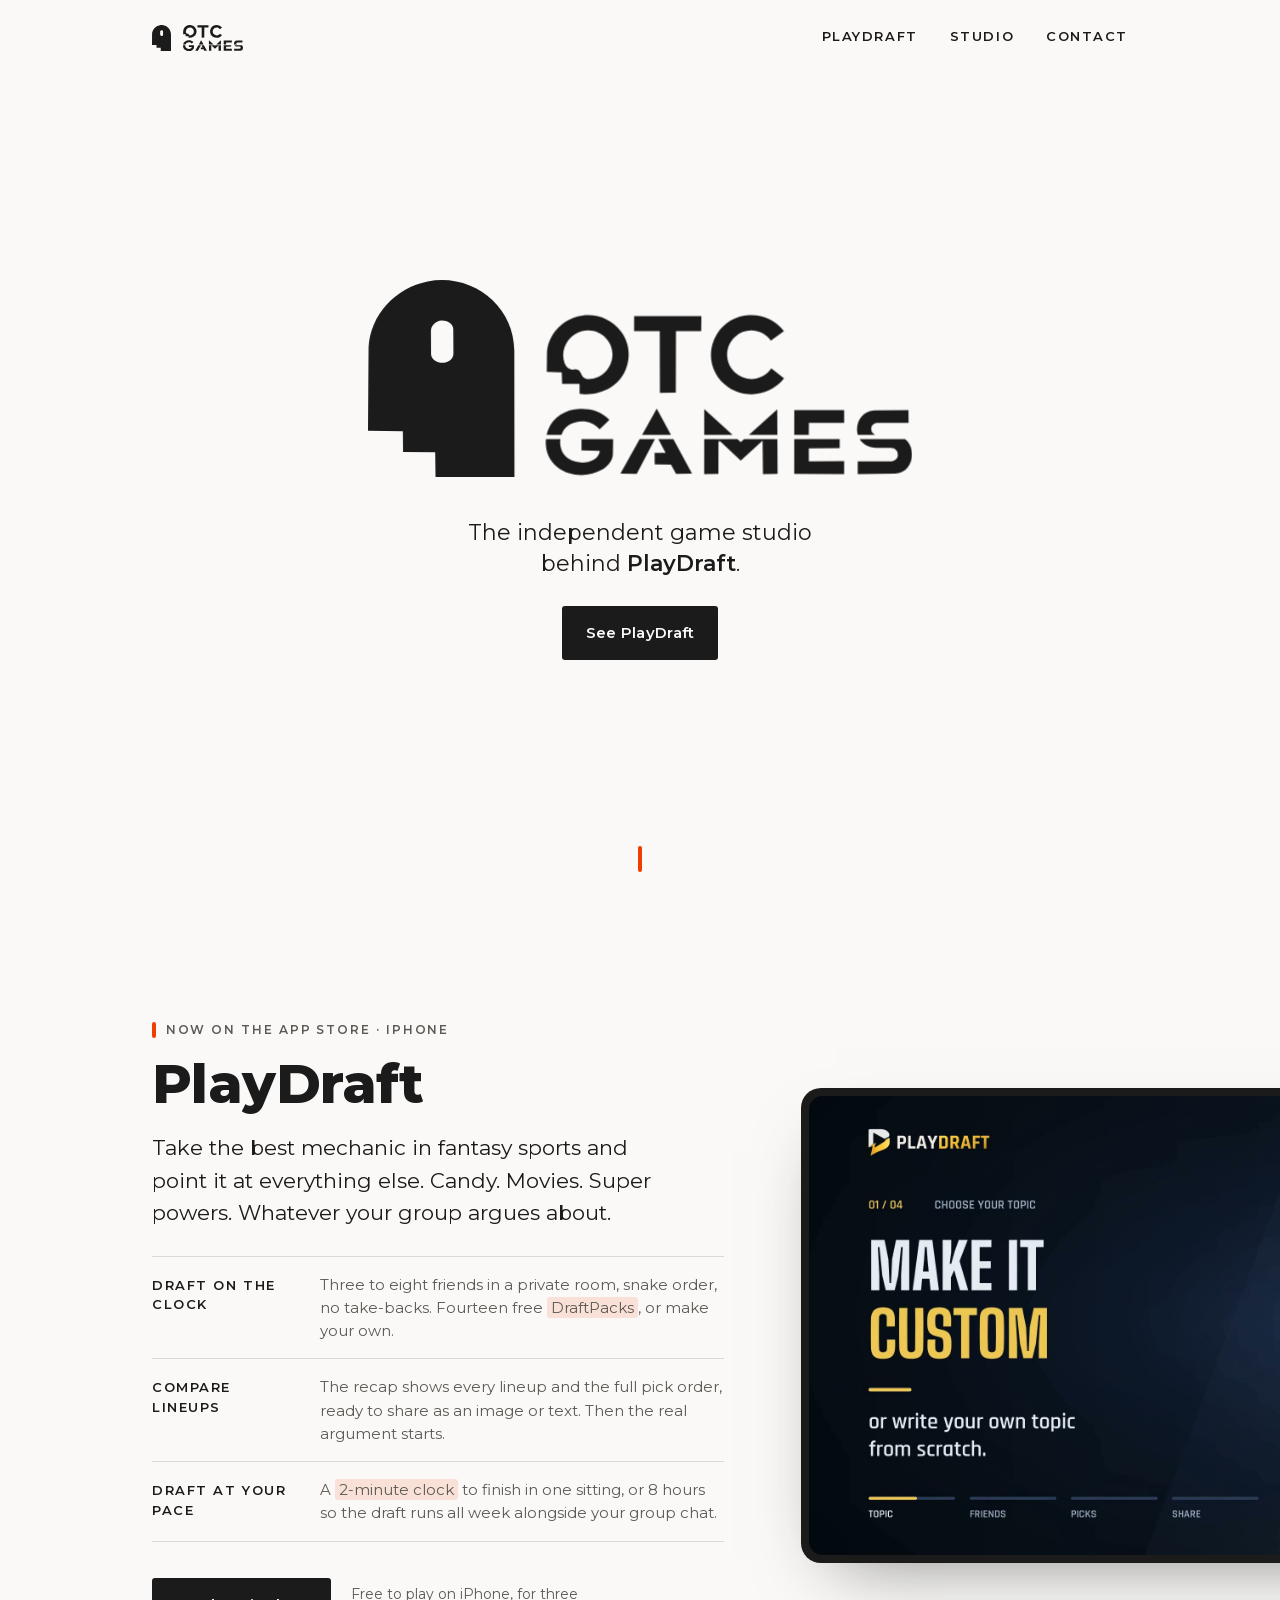
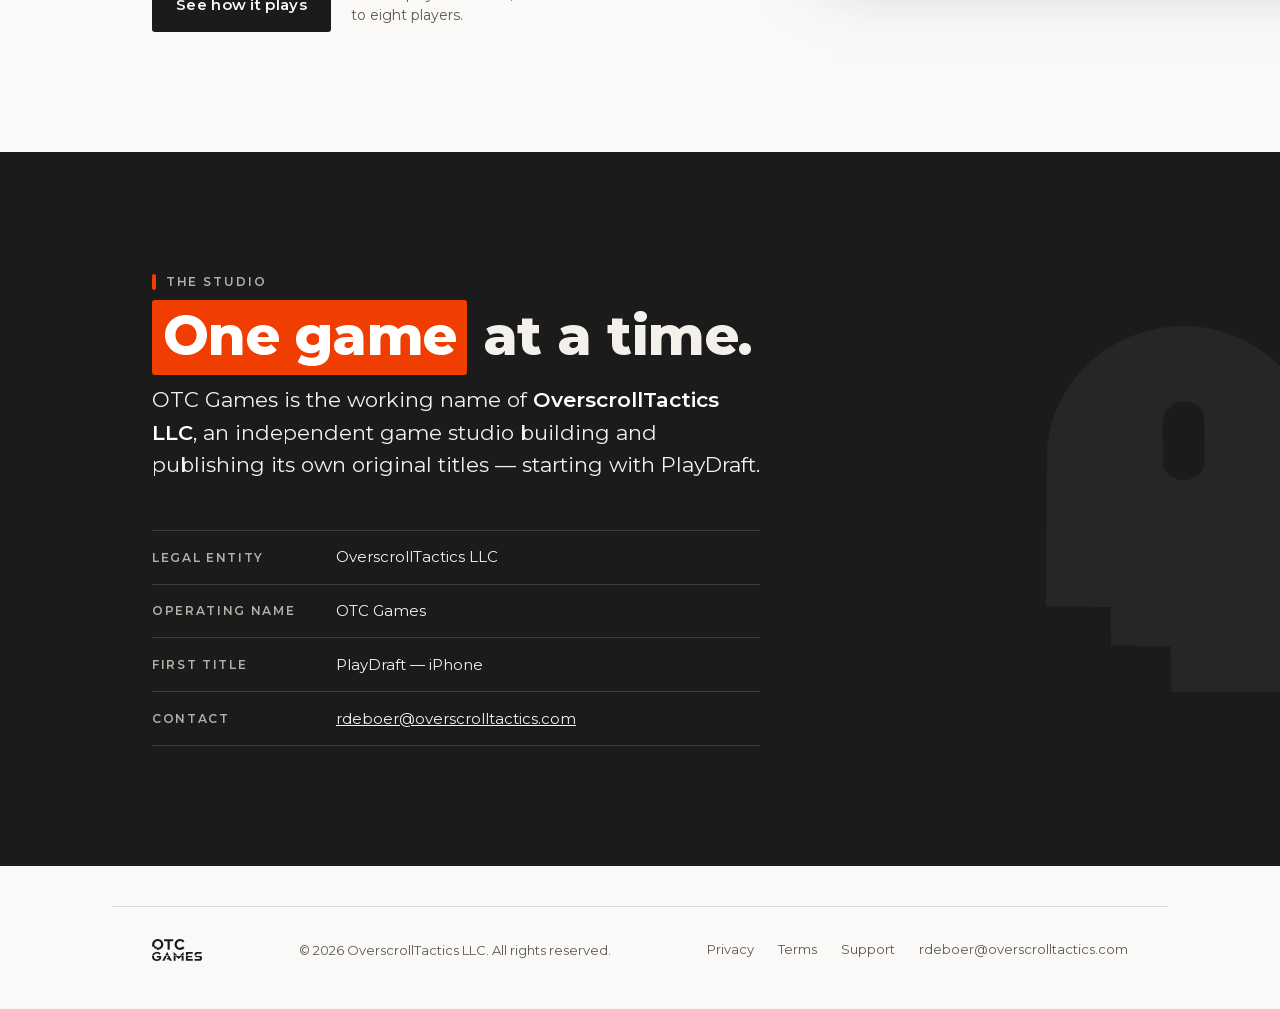
<file: index.html>
<!DOCTYPE html>
<html lang="en">
<head>
<meta charset="utf-8">
<meta name="viewport" content="width=device-width, initial-scale=1">
<title>OTC Games — OverscrollTactics LLC</title>
<meta name="description" content="OTC Games is the independent game studio of OverscrollTactics LLC, maker of PlayDraft, a social drafting game for iPhone.">
<link rel="canonical" href="https://overscrolltactics.com/">
<meta name="theme-color" content="#faf9f7">
<link rel="icon" href="/assets/img/favicon.svg" type="image/svg+xml">
<meta property="og:type" content="website">
<meta property="og:title" content="OTC Games — OverscrollTactics LLC">
<meta property="og:description" content="Independent game studio behind PlayDraft, a social drafting game for iPhone.">
<meta property="og:url" content="https://overscrolltactics.com/">
<meta property="og:image" content="https://overscrolltactics.com/assets/img/logo.svg">
<meta name="twitter:card" content="summary">
<link rel="preload" href="/assets/fonts/montserrat-var-latin.woff2" as="font" type="font/woff2" crossorigin>
<link rel="stylesheet" href="/assets/css/site.css">
<script type="application/ld+json">
{
  "@context": "https://schema.org",
  "@type": "Organization",
  "name": "OTC Games",
  "legalName": "OverscrollTactics LLC",
  "url": "https://overscrolltactics.com/",
  "logo": "https://overscrolltactics.com/assets/img/logo.svg",
  "email": "rdeboer@overscrolltactics.com",
  "description": "OTC Games is the independent game studio of OverscrollTactics LLC, maker of PlayDraft, a social drafting game for iPhone.",
  "brand": { "@type": "Brand", "name": "PlayDraft" }
}
</script>
</head>
<body>
<a class="skip" href="#playdraft">Skip to content</a>

<header class="site-head">
  <a class="brand" href="/" aria-label="OTC Games home">
    <img class="brand-mark" src="/assets/img/wordmark.svg" alt="" width="19" height="26">
    <img class="brand-type" src="/assets/img/type.svg" alt="OTC Games" width="60" height="26">
  </a>
  <nav class="site-nav" aria-label="Site">
    <a href="/playdraft.html">PlayDraft</a>
    <a href="#studio">Studio</a>
    <a href="#contact">Contact</a>
  </nav>
</header>

<main>
<section class="hero" id="hero">
  <h1 class="visually-hidden">OTC Games — the independent game studio of OverscrollTactics LLC</h1>

  <div class="lockup" id="lockup" role="img" aria-label="OTC Games">
    <!-- Burn-off bloom. Its own SVG so it can overflow into the paper —
         the lockup SVG has to stay clipped or the falling pieces would
         show above the canvas. Sits behind the lockup, so the glow only
         reads where it escapes the silhouette. -->
    <svg class="burn-svg" viewBox="0 0 135.41 182.13" xmlns="http://www.w3.org/2000/svg" aria-hidden="true" focusable="false">
      <defs>
        <filter id="otc-burn-halo" x="-60%" y="-60%" width="220%" height="220%"><feGaussianBlur stdDeviation="11"/></filter>
        <filter id="otc-burn-core" x="-40%" y="-40%" width="180%" height="180%"><feGaussianBlur stdDeviation="4"/></filter>
      </defs>
      <path class="burn burn-halo" filter="url(#otc-burn-halo)" d="M62.1,159.36l-29.74-.3-.16-19.16-32.2-.48L.51,62.4C2.1,31.79,25.71,7.09,55.06,1.31c40.99-8.07,80.19,22.22,80.23,64.25l.12,116.53-72.99.04-.32-22.77ZM78.98,67.86l-.15-22.22c-.04-5.45-6.4-8.46-10.98-8.08-4.81.4-9.73,4.33-9.7,9.8l.13,21.05c.03,5.4,5.83,8.29,10.5,8.22s10.23-2.89,10.19-8.77Z"/>
      <path class="burn burn-core" filter="url(#otc-burn-core)" d="M62.1,159.36l-29.74-.3-.16-19.16-32.2-.48L.51,62.4C2.1,31.79,25.71,7.09,55.06,1.31c40.99-8.07,80.19,22.22,80.23,64.25l.12,116.53-72.99.04-.32-22.77ZM78.98,67.86l-.15-22.22c-.04-5.45-6.4-8.46-10.98-8.08-4.81.4-9.73,4.33-9.7,9.8l.13,21.05c.03,5.4,5.83,8.29,10.5,8.22s10.23-2.89,10.19-8.77Z"/>
    </svg>
    <svg class="lockup-svg" viewBox="0 0 503.11 212.35" xmlns="http://www.w3.org/2000/svg" aria-hidden="true" focusable="false">
      <defs>
        <!-- Arcade readout wipe. The rect starts fully left of the wordmark
             and steps right in twelve cells — roughly a glyph per cell, so
             the name types itself on the way a high-score line does. -->
        <clipPath id="otc-type-wipe"><rect class="type-wipe" x="158" y="28" width="346" height="156"/></clipPath>
        <!-- The cutter pass. Two rects sweep with the blade: one reveals the
             mark behind it, one hides the stack ahead of it. Both rest open
             so the finished mark survives no-JS and between replays. The
             behind-rect runs wide and tall so freed offcuts can fall and
             drift before the viewBox swallows them. -->
        <clipPath id="otc-cut"><rect class="cut-behind" x="-40" y="-1" width="176.5" height="214"/></clipPath>
        <clipPath id="otc-cut-stack"><rect class="cut-ahead" x="-1" y="-1" width="137.5" height="184.5"/></clipPath>
        <!-- Boolean waste: everything inside the board that is not the mark.
             Each offcut is a plain rect trimmed by this mask, so the scraps
             match the die-cut exactly without hand-drawn complements. -->
        <mask id="otc-waste" maskUnits="userSpaceOnUse" x="-2" y="-2" width="140" height="187">
          <rect x="-2" y="-2" width="140" height="187" fill="#fff"/>
          <path fill="#000" d="M62.1,159.36l-29.74-.3-.16-19.16-32.2-.48L.51,62.4C2.1,31.79,25.71,7.09,55.06,1.31c40.99-8.07,80.19,22.22,80.23,64.25l.12,116.53-72.99.04-.32-22.77ZM78.98,67.86l-.15-22.22c-.04-5.45-6.4-8.46-10.98-8.08-4.81.4-9.73,4.33-9.7,9.8l.13,21.05c.03,5.4,5.83,8.29,10.5,8.22s10.23-2.89,10.19-8.77Z"/>
        </mask>
      </defs>
      <!-- The playfield: a 4×4 board on the emblem's footprint, cell
           33.85 × 45.53. Faint interior grid while pieces are in play;
           it leaves with the line clear. -->
      <path class="grid" d="M33.85,0v182.13M67.71,0v182.13M101.56,0v182.13M0,45.53h135.41M0,91.07h135.41M0,136.6h135.41"/>
      <!-- Four classic tetrominoes fill the board exactly: I, O, J, L.
           Pieces enter from the board's top edge, move only in whole-cell
           steps, and every path is collision-legal against the stack. -->
      <g class="stack" clip-path="url(#otc-cut-stack)">
        <g class="tet tetI"><rect x="0" y="136.6" width="135.41" height="45.53"/></g><!-- I: the floor, hard-dropped first -->
        <g class="tet tetO"><rect x="33.85" y="45.53" width="67.71" height="91.07"/></g><!-- O: falls the right lane, steers left onto the I -->
        <g class="tet tetJ"><path d="M0,0h67.71v45.53H33.86v91.07H0z"/></g><!-- J: left tower, its nub caps the O -->
        <g class="tet tetL"><path d="M67.71,0h67.7v136.6h-33.85V45.53H67.71z"/></g><!-- L: right tower, completes the board -->
      </g>
      <!-- The offcuts: the die-cut's waste. Each is a rect trimmed to the
           exact boolean scrap by the waste mask, revealed by the same
           behind-clip as the mark, then freed to fall once the blade has
           fully passed it. Drawn BEHIND the mark: while attached they never
           overlap it (waste is outside the outline by definition), and once
           freed they slip behind the sheet instead of dragging across its
           face. The eye slug stays visible through the eye's knockout,
           drops behind the mark, and re-emerges under the jaw. -->
      <g clip-path="url(#otc-cut)">
        <g class="offcut oc1"><g mask="url(#otc-waste)"><rect x="0" y="0" width="55" height="62.6"/></g></g><!-- left shoulder -->
        <g class="offcut oc2"><g mask="url(#otc-waste)"><rect x="55" y="0" width="80.41" height="65.8"/></g></g><!-- right shoulder -->
        <g class="offcut oc3"><g mask="url(#otc-waste)"><rect x="0" y="139.3" width="62.42" height="42.9"/></g></g><!-- jaw steps -->
        <g class="offcut oc4"><g mask="url(#otc-waste)"><rect x="56.5" y="36" width="24" height="41.5"/></g></g><!-- the eye slug -->
      </g>
      <!-- Canonical mark: one path, wheel knocked out by winding. The cutter
           reveals it column by column as the blade frees it from the stack. -->
      <path class="emblem" clip-path="url(#otc-cut)" d="M62.1,159.36l-29.74-.3-.16-19.16-32.2-.48L.51,62.4C2.1,31.79,25.71,7.09,55.06,1.31c40.99-8.07,80.19,22.22,80.23,64.25l.12,116.53-72.99.04-.32-22.77ZM78.98,67.86l-.15-22.22c-.04-5.45-6.4-8.46-10.98-8.08-4.81.4-9.73,4.33-9.7,9.8l.13,21.05c.03,5.4,5.83,8.29,10.5,8.22s10.23-2.89,10.19-8.77Z"/>
      <!-- The blade: the same accent bar that will type the wordmark,
           doing its first job. -->
      <rect class="cut-bar" x="-4" y="-1" width="4" height="184.5"/>
      <g class="type" clip-path="url(#otc-type-wipe)">
        <polygon points="337.15 143.12 310.96 119.31 310.95 143.12 337.15 143.12"/>
        <polygon points="378.58 143.12 378.46 119.52 352.33 143.12 378.58 143.12"/>
        <path d="M347.79,147.23l-3.08,2.78-3.06-2.78h-30.71l-.02,32.2,13.1-.06.07-29.6,1.42-.74,19.18,18.01,20.23-18.56.33,30.96,13.52-.1-.17-32.11h-30.81ZM323.71,148.55c.08-.62.71-.76,1.17-.23l-1.17.23Z"/>
        <polygon points="407.65 143.12 407.74 132.22 440.37 132.19 440.33 120.34 394.23 120.31 394.21 143.12 407.65 143.12"/>
        <polygon points="407.66 155.59 436.22 155.45 436.23 147.23 394.21 147.23 394.18 179.39 440.33 179.41 440.36 167.56 407.7 167.66 407.66 155.59"/>
        <path d="M468.94,143.12c-2.32-.86-3.64-3.03-3.53-5.59.12-2.96,2.4-5.4,6.03-5.41l28.49-.06-.08-11.68-31.12.17c-10.18.06-16.57,8.61-16.49,17.91.02,1.63.26,3.19.67,4.66h16.03Z"/>
        <path d="M496.61,147.23h-41.91c2.99,4.88,8.48,8.02,15.2,8.04l13.51.05c4.29.02,6.98,3.02,6.57,7.07-.3,2.98-2.98,5.32-6.77,5.32l-30.28.02-.03,11.76,34.2-.42c10.27-.13,16.16-8.84,16-18.05-.1-5.78-2.49-10.7-6.49-13.79Z"/>
        <polygon points="280.17 143.12 267.02 118.86 253.5 143.12 280.17 143.12"/>
        <polygon points="251.21 147.23 233.41 179.17 248.51 179.31 265.33 147.23 251.21 147.23"/>
        <polygon points="268.49 147.23 275.2 159.87 265.02 159.98 265.15 170.59 280.19 170.76 284.86 179.35 299.63 179.02 282.39 147.23 268.49 147.23"/>
        <path d="M373,81.75l11.75,9.24c-12.39,15.83-34.83,19.24-51.39,8.25-16.53-10.98-21.1-32.46-10.7-49.26,6.59-10.65,17.91-16.87,29.71-17.45,12.45-.61,24.17,4.26,32.32,14.77l-12.12,8.75c-8.25-11.28-23.36-12.31-33.11-3.58-9.94,8.91-9.69,24.39.01,33.11,9.99,8.98,25.1,7.93,33.53-3.83Z"/>
        <polygon points="284.65 104.06 269.94 104.36 269.79 47.37 246.07 47.35 246.12 33.42 308.3 33.47 308.13 47.36 284.79 47.34 284.65 104.06"/>
        <path d="M233.86,47.54c-9.68-12.82-26.04-17.92-41.35-13.36-14.26,4.25-25.67,16.77-27,32.72l-.2,18.16,13.83.26.37,10.63,16.09.15.09,9.27c19.65,2.06,37.98-7.13,43.66-25.54,3.57-11.56,1.54-22.99-5.49-32.29ZM202.93,91.55c-7.14-.37-4.7-9.8-11.31-8.85-5,.72-8.28-1.69-9.9-6.17-2.51-6.92-1.15-14.36,3.25-20.44,3.95-5.45,10.72-9.52,18.63-9.55,12.53-.06,22.72,10.48,22.46,22.68-.26,12.19-10.35,22.98-23.13,22.33Z"/>
        <path d="M197.45,147.23l-.04,10.41,17,.39c-1.67,11.9-20.01,13.54-29.37,7.03-5.49-3.82-7.8-10.17-7.29-16.56.03-.42.08-.84.15-1.27h-13.35c-.95,9.7,2.39,19.49,10.5,25.77,11.8,9.14,28.61,9.56,41.39,2.42,5.55-3.1,9.94-8.67,10.03-14.64l.2-13.55h-29.21Z"/>
        <path d="M178.89,143.12c1.27-3.65,3.59-7.11,7.1-9.15,9.3-5.39,20.91-4.19,28.12,4.05l9.14-8.56c-7.3-8.2-16.92-10.63-27.21-10.38-13.14.31-24.91,7.62-29.38,19.19-.61,1.59-1.1,3.22-1.47,4.86h13.7Z"/>
      </g>
      <!-- The wipe's leading edge, made visible: one accent bar that steps
           across with the reveal and goes out as the last glyph lands. -->
      <rect class="type-caret" x="500" y="28" width="4" height="156"/>
    </svg>
    <button class="lockup-replay" id="replay" aria-label="Replay the logo animation" title="Replay"></button>
  </div>
  <script>document.getElementById('hero').classList.add('play')</script>

  <p class="hero-line">The independent game studio behind <strong>PlayDraft</strong>.</p>
  <div class="hero-cta"><a class="btn" href="#playdraft">See PlayDraft</a></div>
  <a class="scroll-cue" href="#playdraft" aria-hidden="true" tabindex="-1"></a>
</section>

<section class="playdraft" id="playdraft">
  <div class="wrap split">
    <div class="pd-copy">
      <p class="kicker"><span class="tick" aria-hidden="true"></span>Now on the App Store · iPhone</p>
      <h2>PlayDraft</h2>
      <p class="lede">Take the best mechanic in fantasy sports and point it at everything else. Candy. Movies. Super powers. Whatever your group argues about.</p>
      <ul class="feature-rows">
        <li>
          <h3>Draft on the clock</h3>
          <p>Three to eight friends in a private room, snake order, no take-backs. Fourteen free <span class="hl-soft">DraftPacks</span>, or make your own.</p>
        </li>
        <li>
          <h3>Compare lineups</h3>
          <p>The recap shows every lineup and the full pick order, ready to share as an image or text. Then the real argument starts.</p>
        </li>
        <li>
          <h3>Draft at your pace</h3>
          <p>A <span class="hl-soft">2-minute clock</span> to finish in one sitting, or 8 hours so the draft runs all week alongside your group chat.</p>
        </li>
      </ul>
      <div class="store">
        <a class="btn" href="/playdraft.html">See how it plays</a>
        <p class="store-note">Free to play on iPhone, for three to eight players.</p>
      </div>
    </div>
    <div class="pd-visual">
      <a class="screen" href="/playdraft.html" aria-label="See how PlayDraft plays">
        <img src="/assets/video/playdraft-v2-poster.jpg" width="1920" height="1080"
             alt="The PlayDraft How to Play reel: the Packs tab beside the chapter title Pick a Pack." loading="lazy" decoding="async">
      </a>
    </div>
  </div>
</section>

<section class="studio" id="studio">
  <svg class="watermark" viewBox="0 0 135.41 182.13" xmlns="http://www.w3.org/2000/svg" aria-hidden="true">
    <path d="M62.1,159.36l-29.74-.3-.16-19.16-32.2-.48L.51,62.4C2.1,31.79,25.71,7.09,55.06,1.31c40.99-8.07,80.19,22.22,80.23,64.25l.12,116.53-72.99.04-.32-22.77ZM78.98,67.86l-.15-22.22c-.04-5.45-6.4-8.46-10.98-8.08-4.81.4-9.73,4.33-9.7,9.8l.13,21.05c.03,5.4,5.83,8.29,10.5,8.22s10.23-2.89,10.19-8.77Z"/>
  </svg>
  <div class="wrap">
    <p class="kicker"><span class="tick" aria-hidden="true"></span>The studio</p>
    <h2><span class="hl">One game</span> at a time.</h2>
    <p class="lede">OTC Games is the working name of <strong>OverscrollTactics LLC</strong>, an independent game studio building and publishing its own original titles — starting with PlayDraft.</p>
    <dl class="facts" id="contact">
      <div>
        <dt>Legal entity</dt>
        <dd>OverscrollTactics LLC</dd>
      </div>
      <div>
        <dt>Operating name</dt>
        <dd>OTC Games</dd>
      </div>
      <div>
        <dt>First title</dt>
        <dd>PlayDraft — iPhone</dd>
      </div>
      <div>
        <dt>Contact</dt>
        <dd><a href="mailto:rdeboer@overscrolltactics.com">rdeboer@overscrolltactics.com</a></dd>
      </div>
    </dl>
  </div>
</section>
</main>

<footer class="site-foot">
  <div class="wrap foot-row">
    <img class="foot-type" src="/assets/img/type.svg" alt="OTC Games" width="50" height="22">
    <p>© 2026 OverscrollTactics LLC. All rights reserved.</p>
    <nav class="foot-links" aria-label="Legal">
      <a href="/privacy.html">Privacy</a>
      <a href="/terms.html">Terms</a>
      <a href="/support.html">Support</a>
      <a href="mailto:rdeboer@overscrolltactics.com">rdeboer@overscrolltactics.com</a>
    </nav>
  </div>
</footer>

<script src="/assets/js/hero.js" defer></script>
</body>
</html>
</file>
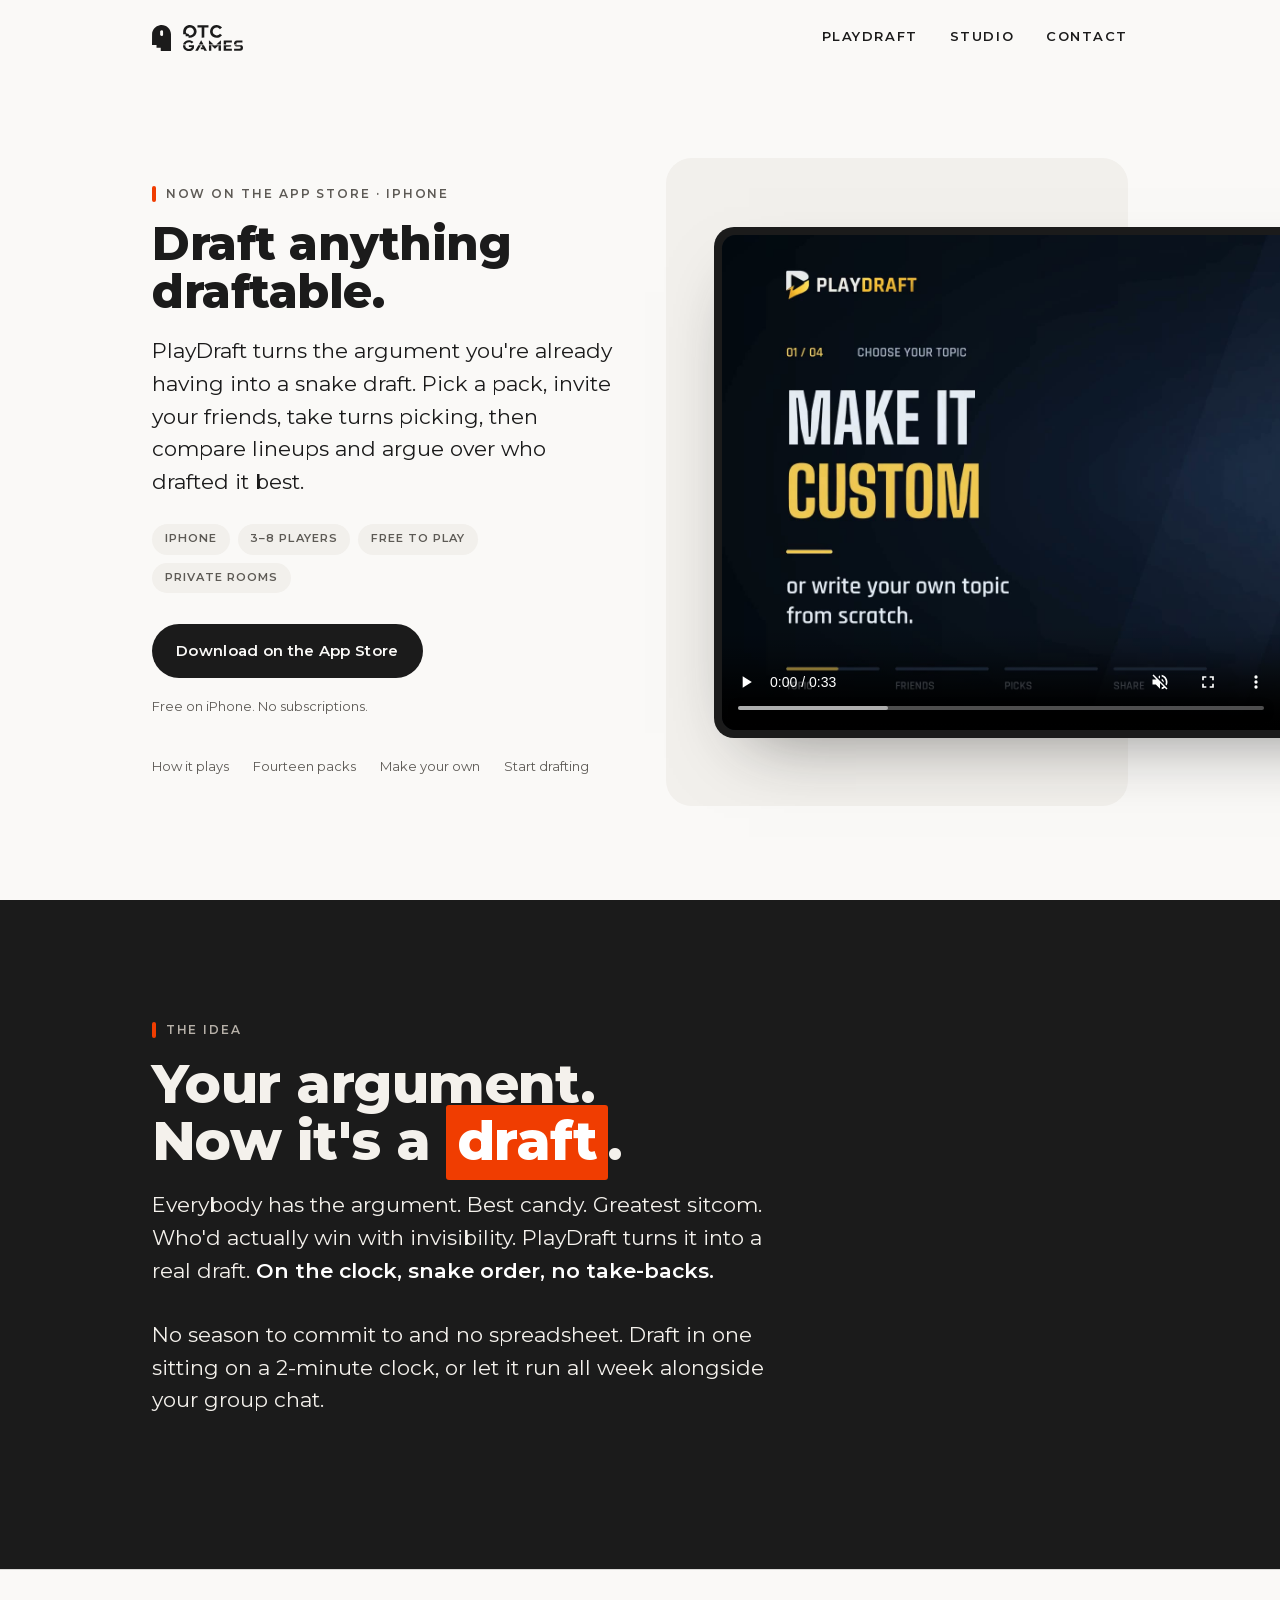
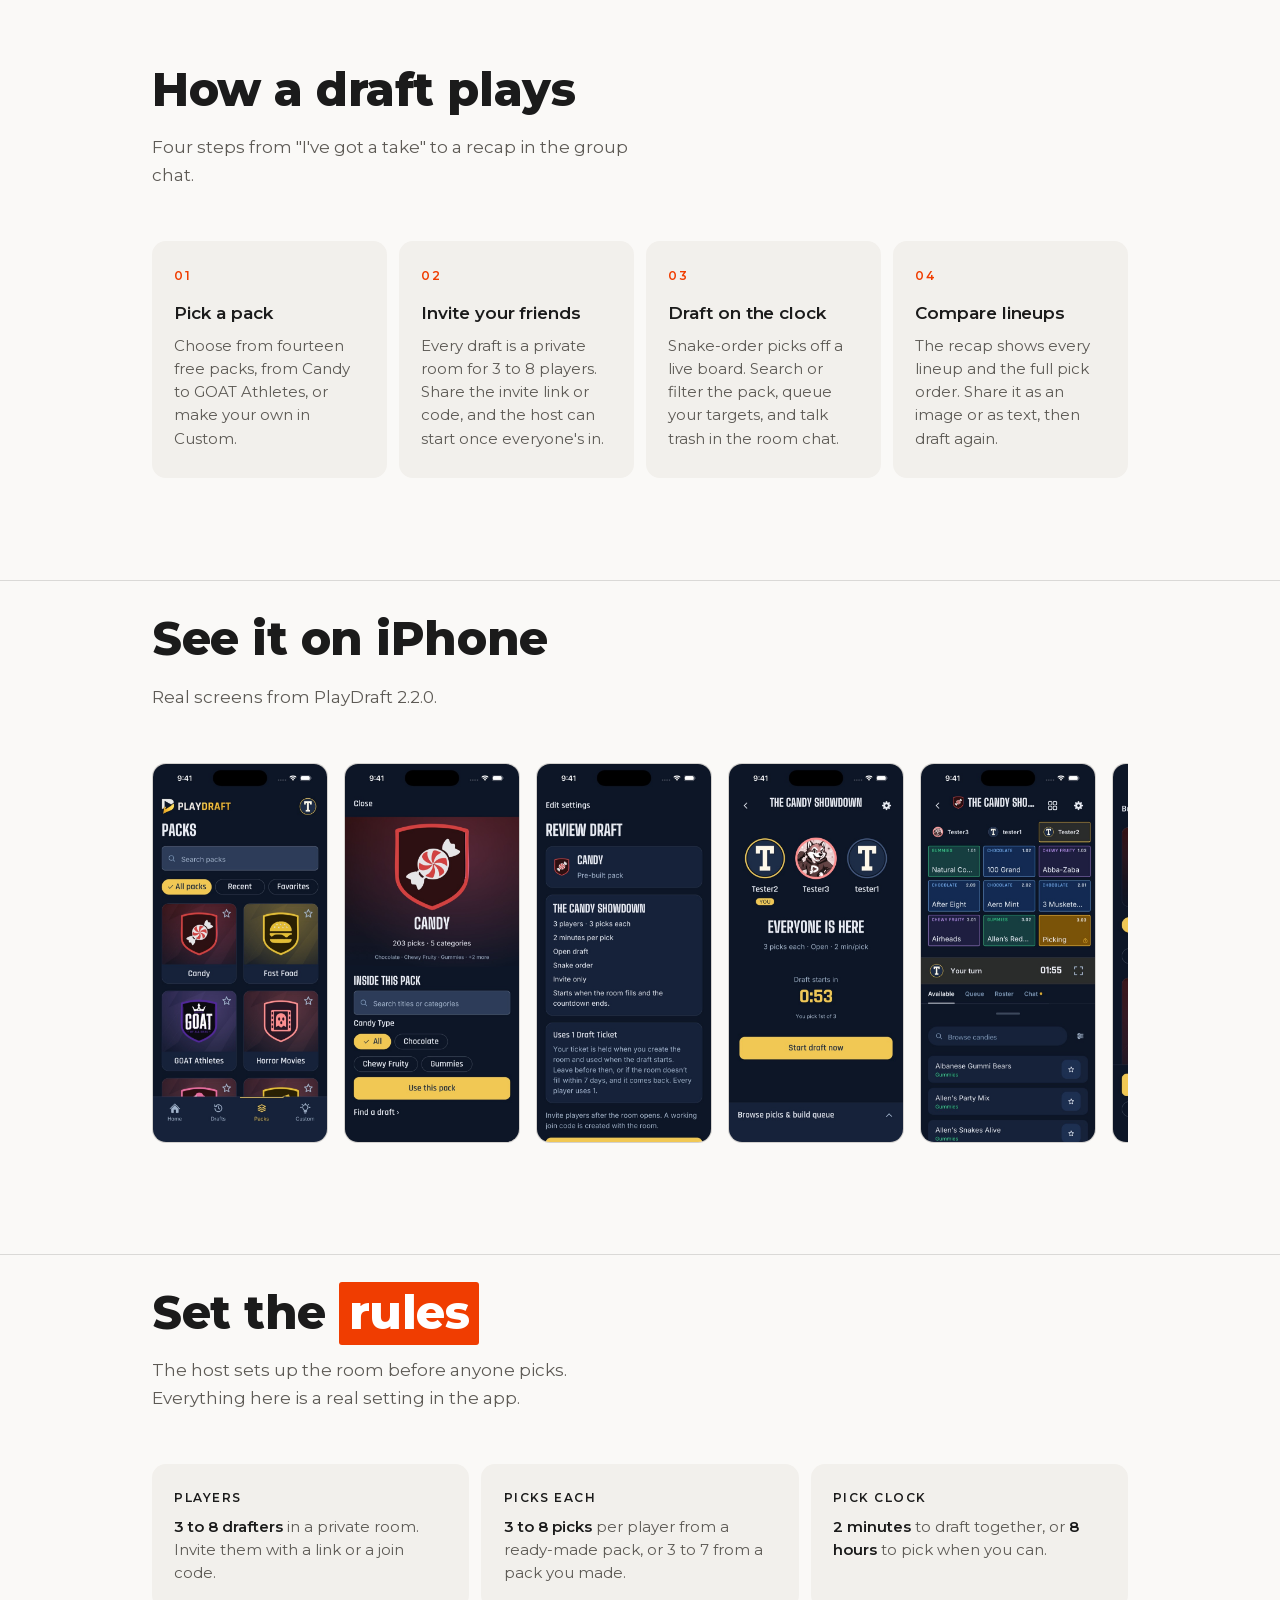
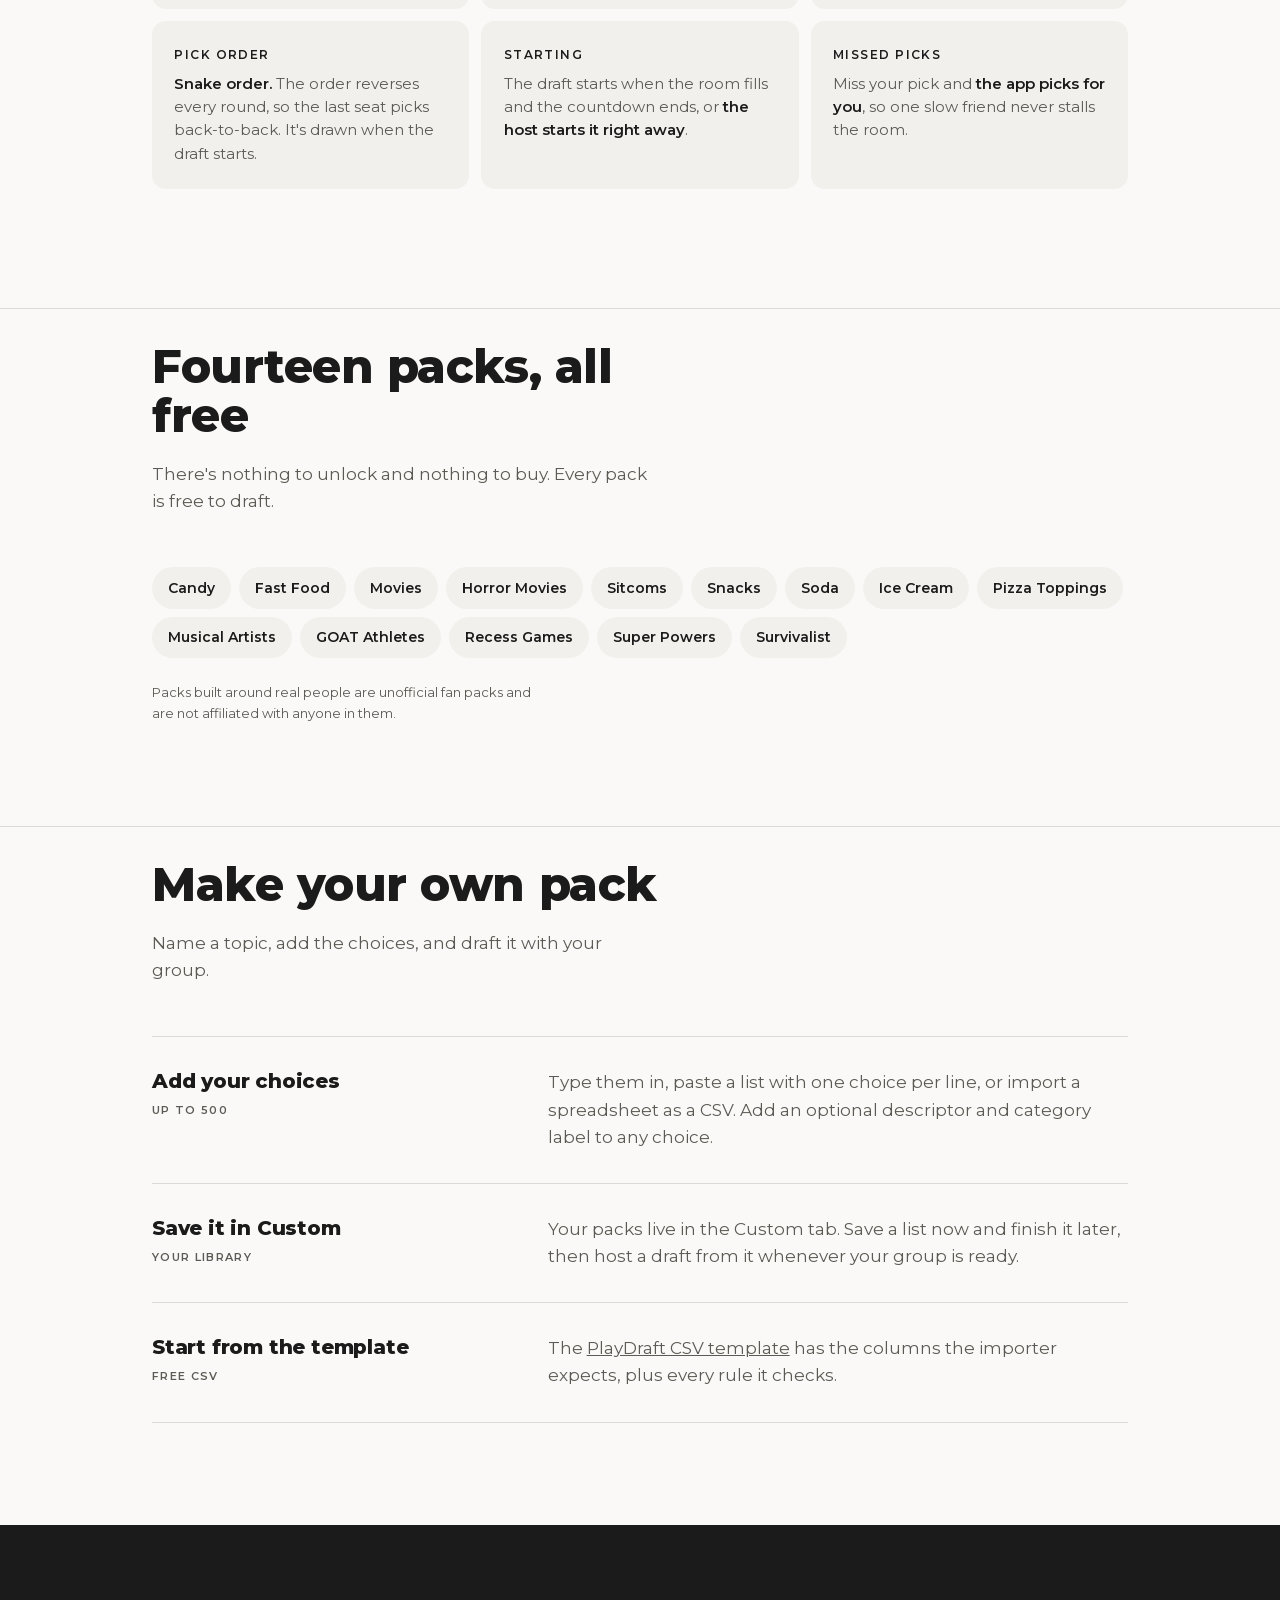
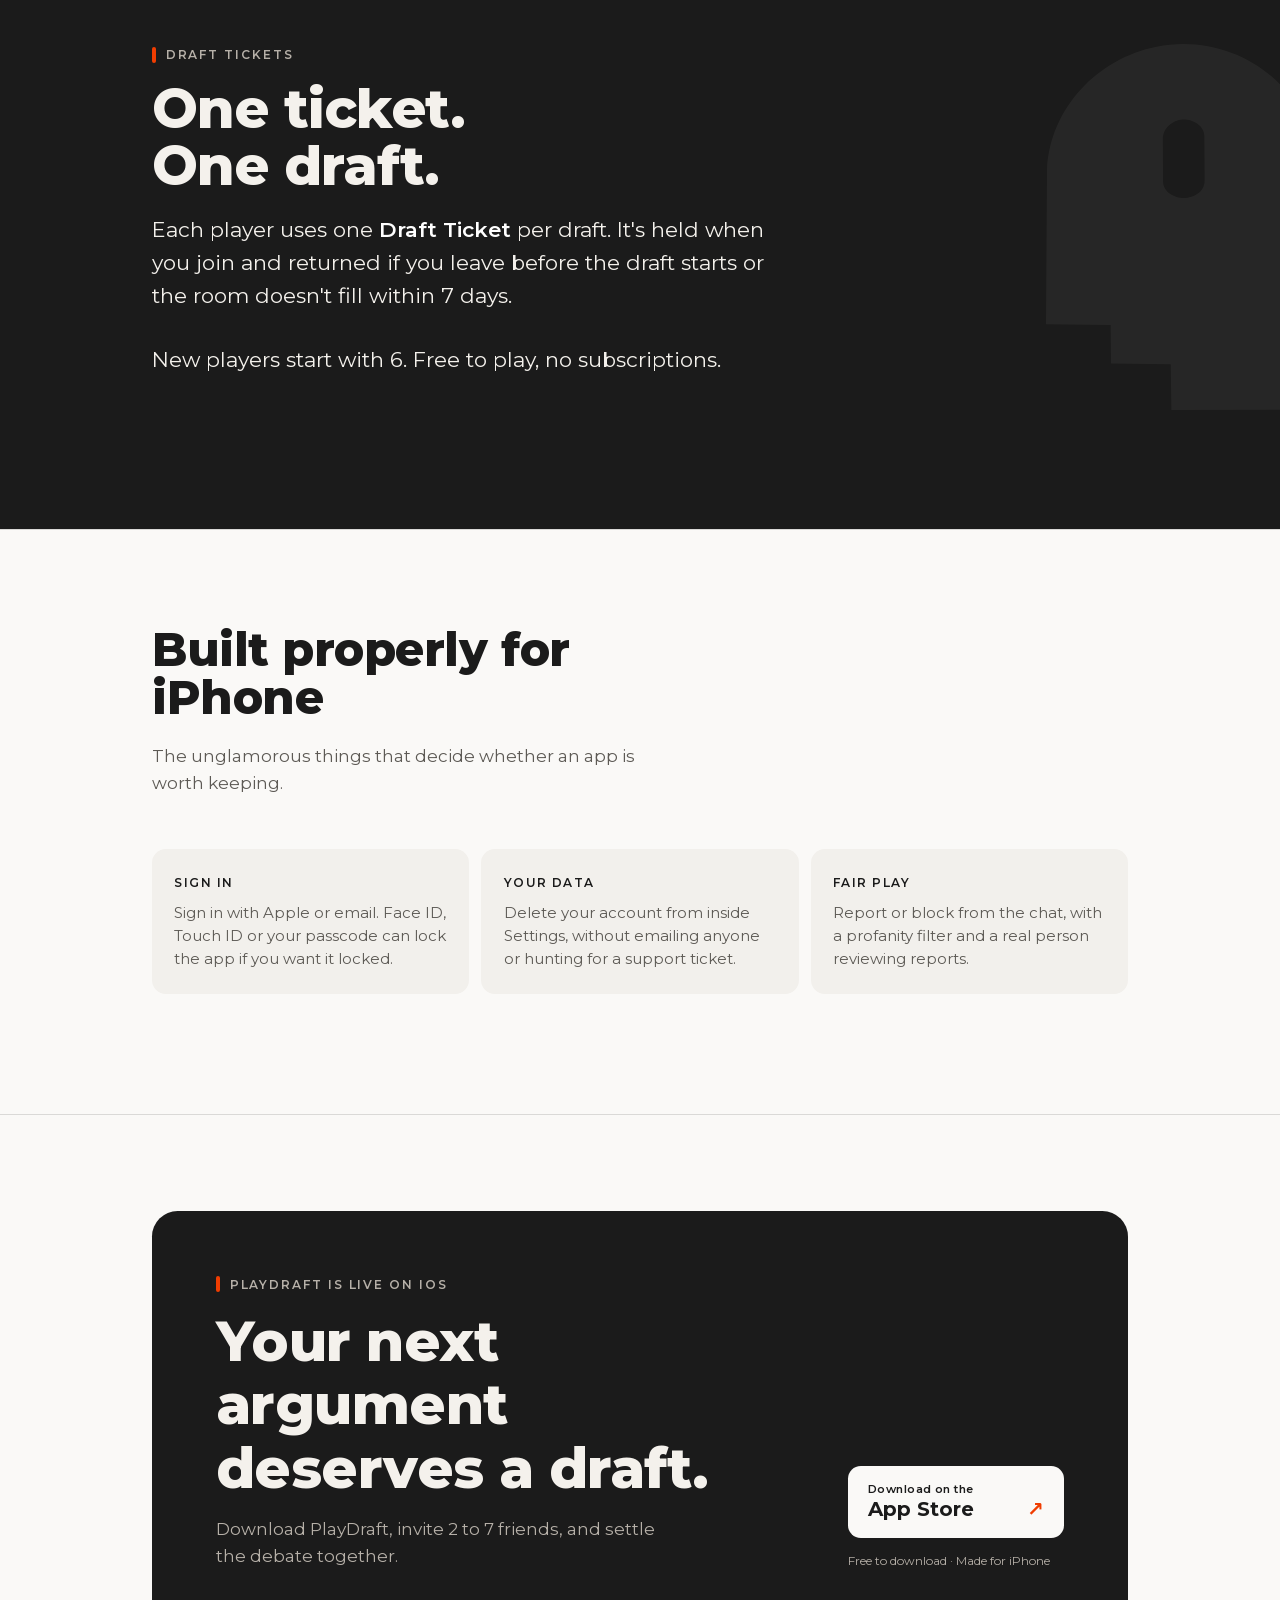
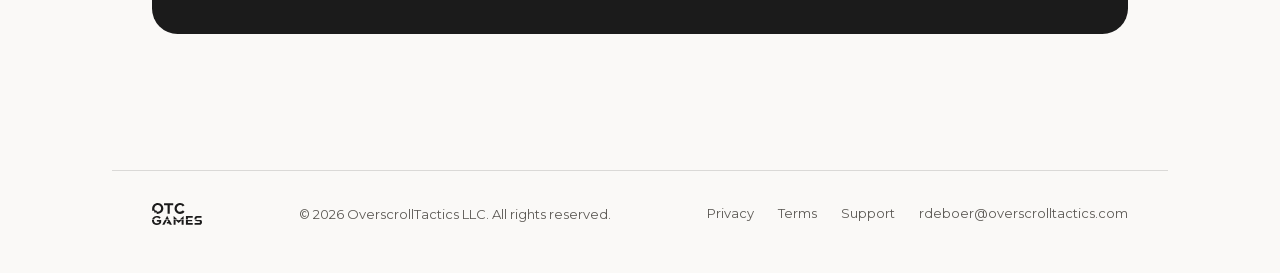
<file: playdraft/index.html>
<!DOCTYPE html>
<html lang="en">
<head>
<meta charset="utf-8">
<meta name="viewport" content="width=device-width, initial-scale=1">
<title>PlayDraft — OTC Games</title>
<link rel="canonical" href="https://overscrolltactics.com/playdraft.html">
<!-- /playdraft is the base every in-app share link is built from
     (src/lib/links.ts). The marketing page lives at /playdraft.html, so this
     exists purely so the bare base URL is not a 404. -->
<meta http-equiv="refresh" content="0; url=/playdraft.html">
<link rel="stylesheet" href="/assets/css/site.css">
</head>
<body>
<main class="page">
  <div class="wrap">
    <p>Redirecting to <a href="/playdraft.html">PlayDraft</a>…</p>
  </div>
</main>
<script>window.location.replace('/playdraft.html');</script>
</body>
</html>
</file>
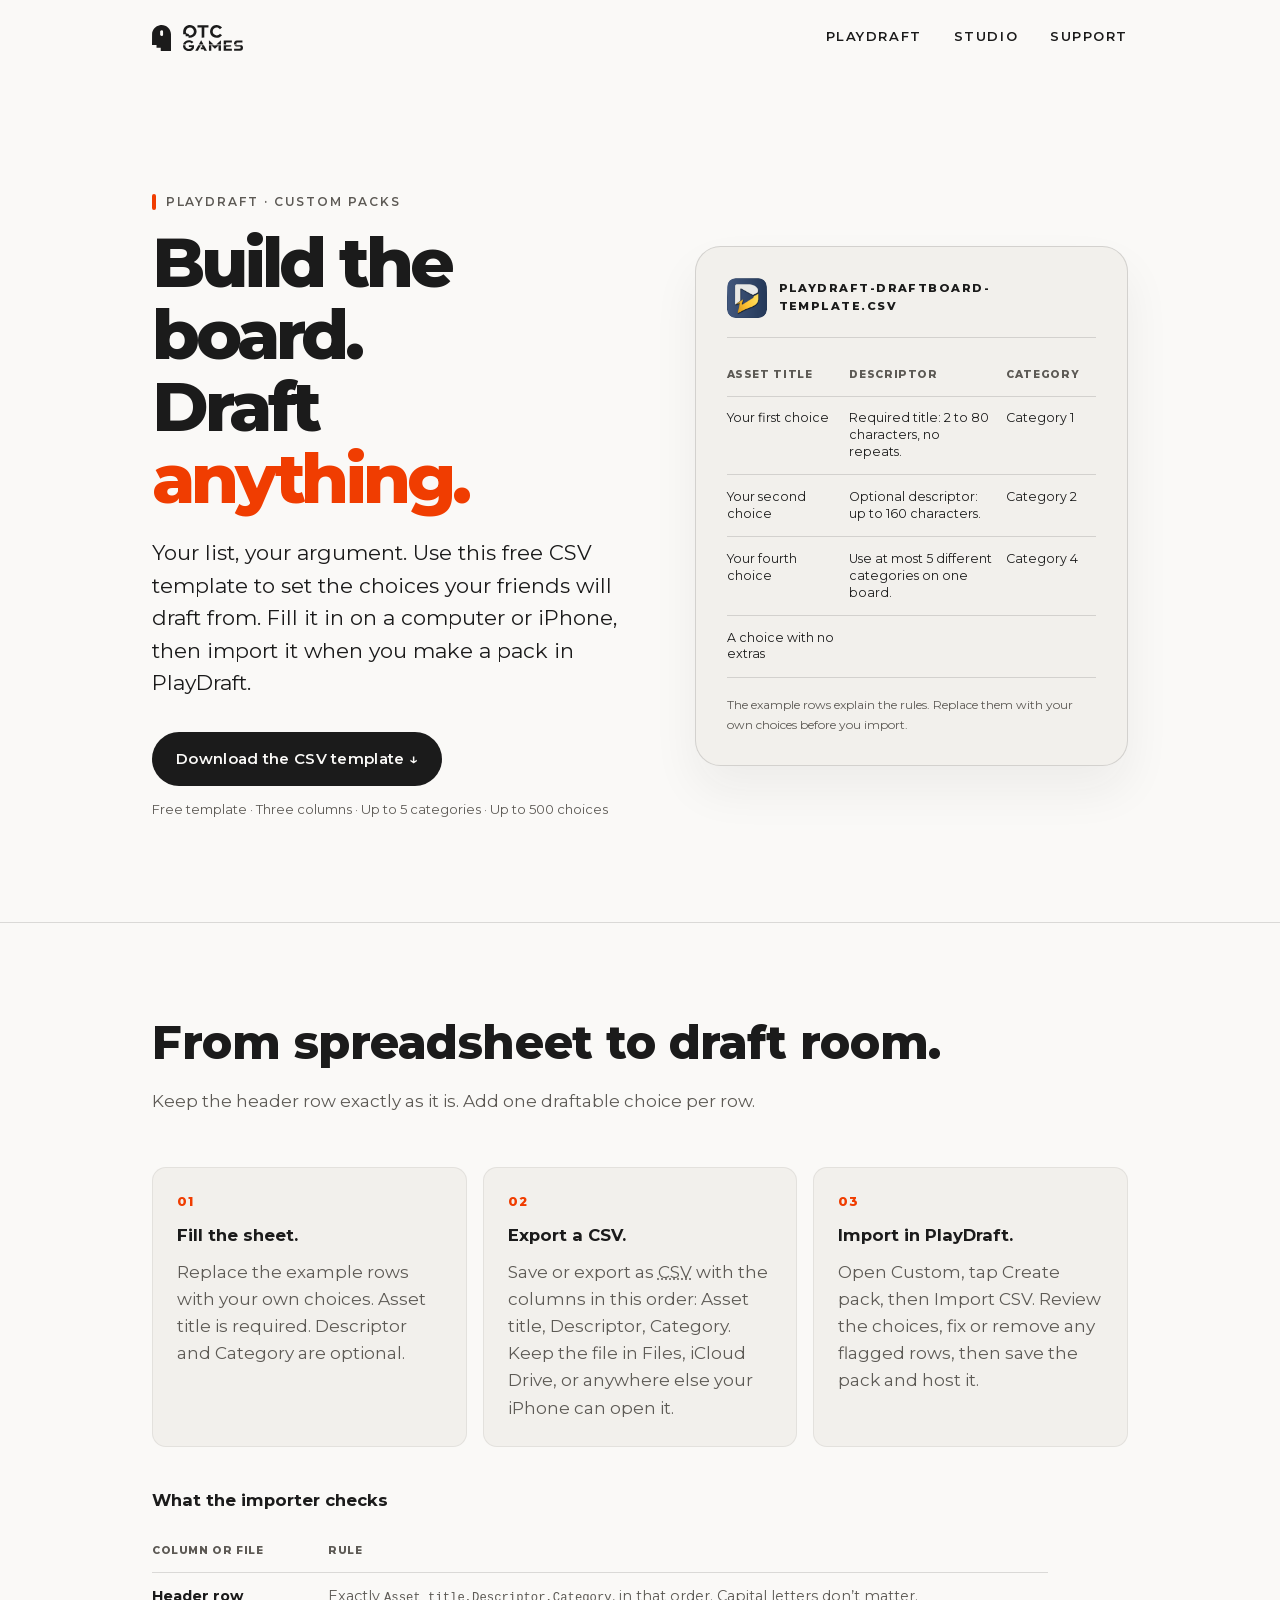
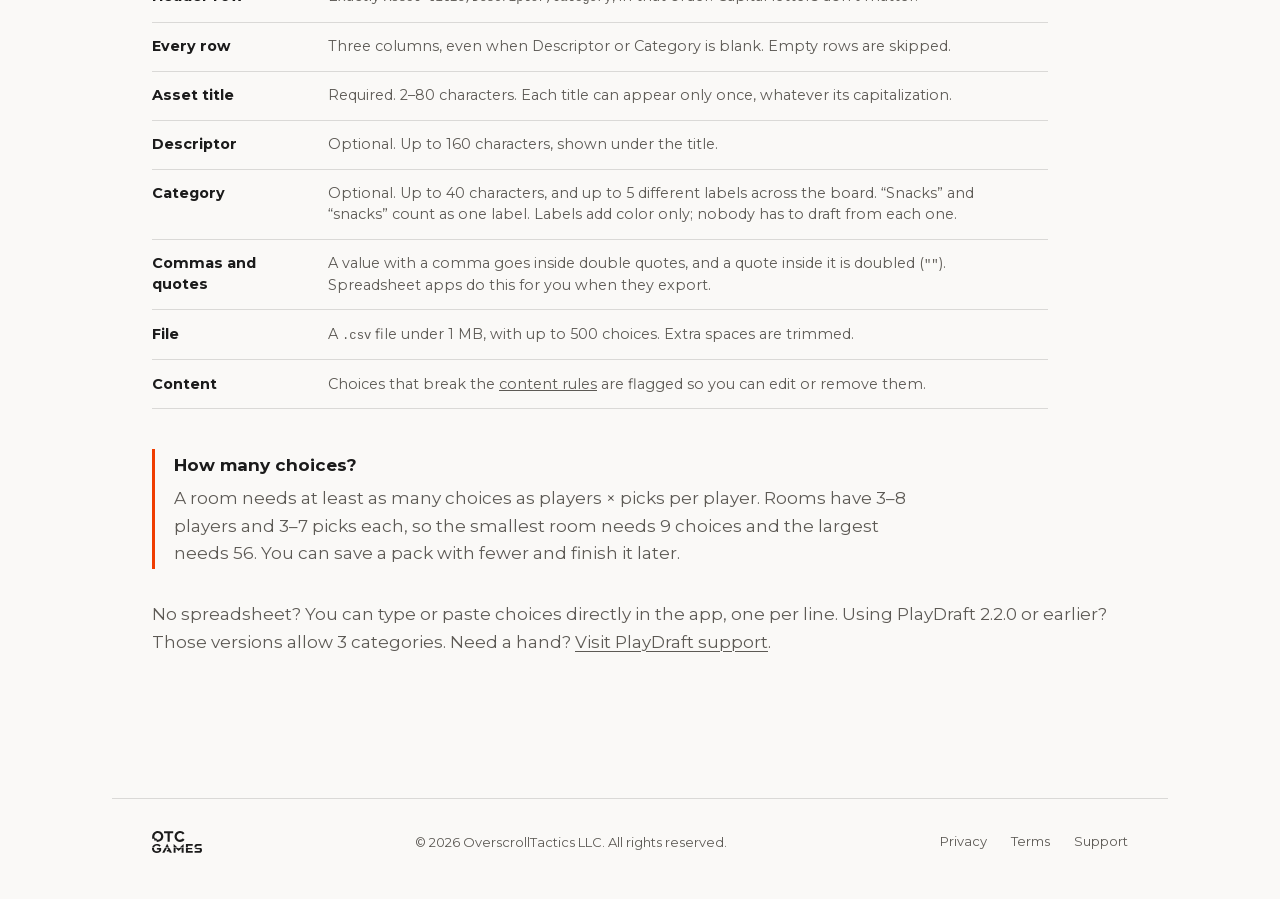
<file: playdraft-draftboard.html>
<!DOCTYPE html>
<html lang="en">
<head>
<meta charset="utf-8">
<meta name="viewport" content="width=device-width, initial-scale=1">
<title>Make a Custom Draftboard CSV — PlayDraft</title>
<meta name="description" content="Download the free PlayDraft CSV template, add up to 500 choices in up to 5 categories, and import your own pack on iPhone.">
<link rel="canonical" href="https://overscrolltactics.com/playdraft-draftboard.html">
<meta name="theme-color" content="#faf9f7">
<link rel="icon" href="/assets/img/favicon.svg" type="image/svg+xml">
<meta property="og:type" content="website">
<meta property="og:title" content="Make your own PlayDraft draftboard">
<meta property="og:description" content="A free CSV template for drafting anything with your friends.">
<meta property="og:url" content="https://overscrolltactics.com/playdraft-draftboard.html">
<meta property="og:image" content="https://overscrolltactics.com/assets/img/playdraft-icon.png">
<link rel="preload" href="/assets/fonts/montserrat-var-latin.woff2" as="font" type="font/woff2" crossorigin>
<link rel="stylesheet" href="/assets/css/site.css">
</head>
<body class="pd-page board-template-page">
<a class="skip" href="#main">Skip to content</a>
<header class="site-head">
  <a class="brand" href="/" aria-label="OTC Games home">
    <img class="brand-mark" src="/assets/img/wordmark.svg" alt="" width="19" height="26">
    <img class="brand-type" src="/assets/img/type.svg" alt="OTC Games" width="60" height="26">
  </a>
  <nav class="site-nav" aria-label="Site">
    <a href="/playdraft.html">PlayDraft</a>
    <a href="/#studio">Studio</a>
    <a href="/support.html">Support</a>
  </nav>
</header>
<main id="main">
  <section class="board-template-hero">
    <div class="wrap board-template-grid">
      <div>
        <p class="kicker"><span class="tick" aria-hidden="true"></span>PlayDraft · Custom packs</p>
        <h1>Build the board.<br>Draft <em>anything.</em></h1>
        <p class="lede">Your list, your argument. Use this free CSV template to set the choices your friends will draft from. Fill it in on a computer or iPhone, then import it when you make a pack in PlayDraft.</p>
        <a class="btn" href="/assets/downloads/playdraft-draftboard-template.csv" download="playdraft-draftboard-template.csv">Download the CSV template <span aria-hidden="true">↓</span></a>
        <p class="board-template-note">Free template · Three columns · Up to 5 categories · Up to 500 choices</p>
      </div>
      <div class="board-template-preview" aria-label="The first rows of the CSV template">
        <div class="board-template-preview-top"><img src="/assets/img/playdraft-icon.png" width="40" height="40" alt=""><span>PLAYDRAFT-DRAFTBOARD-TEMPLATE.CSV</span></div>
        <div class="board-template-row board-template-row-head"><span>Asset title</span><span>Descriptor</span><span>Category</span></div>
        <div class="board-template-row"><span>Your first choice</span><span>Required title: 2 to 80 characters, no repeats.</span><span>Category 1</span></div>
        <div class="board-template-row"><span>Your second choice</span><span>Optional descriptor: up to 160 characters.</span><span>Category 2</span></div>
        <div class="board-template-row"><span>Your fourth choice</span><span>Use at most 5 different categories on one board.</span><span>Category 4</span></div>
        <div class="board-template-row"><span>A choice with no extras</span><span></span><span></span></div>
        <p>The example rows explain the rules. Replace them with your own choices before you import.</p>
      </div>
    </div>
  </section>
  <section class="band band-line board-template-guide" aria-labelledby="guide-title">
    <div class="wrap">
      <div class="section-head"><h2 id="guide-title">From spreadsheet to draft room.</h2><p>Keep the header row exactly as it is. Add one draftable choice per row.</p></div>
      <ol class="board-template-steps">
        <li><strong>Fill the sheet.</strong><span>Replace the example rows with your own choices. Asset title is required. Descriptor and Category are optional.</span></li>
        <li><strong>Export a CSV.</strong><span>Save or export as <abbr title="Comma-separated values">CSV</abbr> with the columns in this order: Asset title, Descriptor, Category. Keep the file in Files, iCloud Drive, or anywhere else your iPhone can open it.</span></li>
        <li><strong>Import in PlayDraft.</strong><span>Open Custom, tap Create pack, then Import CSV. Review the choices, fix or remove any flagged rows, then save the pack and host it.</span></li>
      </ol>
      <h3 class="board-template-specs-title" id="rules-title">What the importer checks</h3>
      <table class="board-template-specs" aria-labelledby="rules-title">
        <thead><tr><th scope="col">Column or file</th><th scope="col">Rule</th></tr></thead>
        <tbody>
          <tr><th scope="row">Header row</th><td>Exactly <code>Asset title,Descriptor,Category</code>, in that order. Capital letters don’t matter.</td></tr>
          <tr><th scope="row">Every row</th><td>Three columns, even when Descriptor or Category is blank. Empty rows are skipped.</td></tr>
          <tr><th scope="row">Asset title</th><td>Required. 2–80 characters. Each title can appear only once, whatever its capitalization.</td></tr>
          <tr><th scope="row">Descriptor</th><td>Optional. Up to 160 characters, shown under the title.</td></tr>
          <tr><th scope="row">Category</th><td>Optional. Up to 40 characters, and up to 5 different labels across the board. “Snacks” and “snacks” count as one label. Labels add color only; nobody has to draft from each one.</td></tr>
          <tr><th scope="row">Commas and quotes</th><td>A value with a comma goes inside double quotes, and a quote inside it is doubled (<code>""</code>). Spreadsheet apps do this for you when they export.</td></tr>
          <tr><th scope="row">File</th><td>A <code>.csv</code> file under 1 MB, with up to 500 choices. Extra spaces are trimmed.</td></tr>
          <tr><th scope="row">Content</th><td>Choices that break the <a href="/terms.html">content rules</a> are flagged so you can edit or remove them.</td></tr>
        </tbody>
      </table>
      <div class="board-template-rule"><strong>How many choices?</strong><p>A room needs at least as many choices as players × picks per player. Rooms have 3–8 players and 3–7 picks each, so the smallest room needs 9 choices and the largest needs 56. You can save a pack with fewer and finish it later.</p></div>
      <p class="board-template-help">No spreadsheet? You can type or paste choices directly in the app, one per line. Using PlayDraft 2.2.0 or earlier? Those versions allow 3 categories. Need a hand? <a href="/support.html">Visit PlayDraft support</a>.</p>
    </div>
  </section>
</main>
<footer class="site-foot"><div class="wrap foot-row">
  <img class="foot-type" src="/assets/img/type.svg" alt="OTC Games" width="50" height="22">
  <p>© 2026 OverscrollTactics LLC. All rights reserved.</p>
  <nav class="foot-links" aria-label="Legal"><a href="/privacy.html">Privacy</a><a href="/terms.html">Terms</a><a href="/support.html">Support</a></nav>
</div></footer>
</body>
</html>
</file>
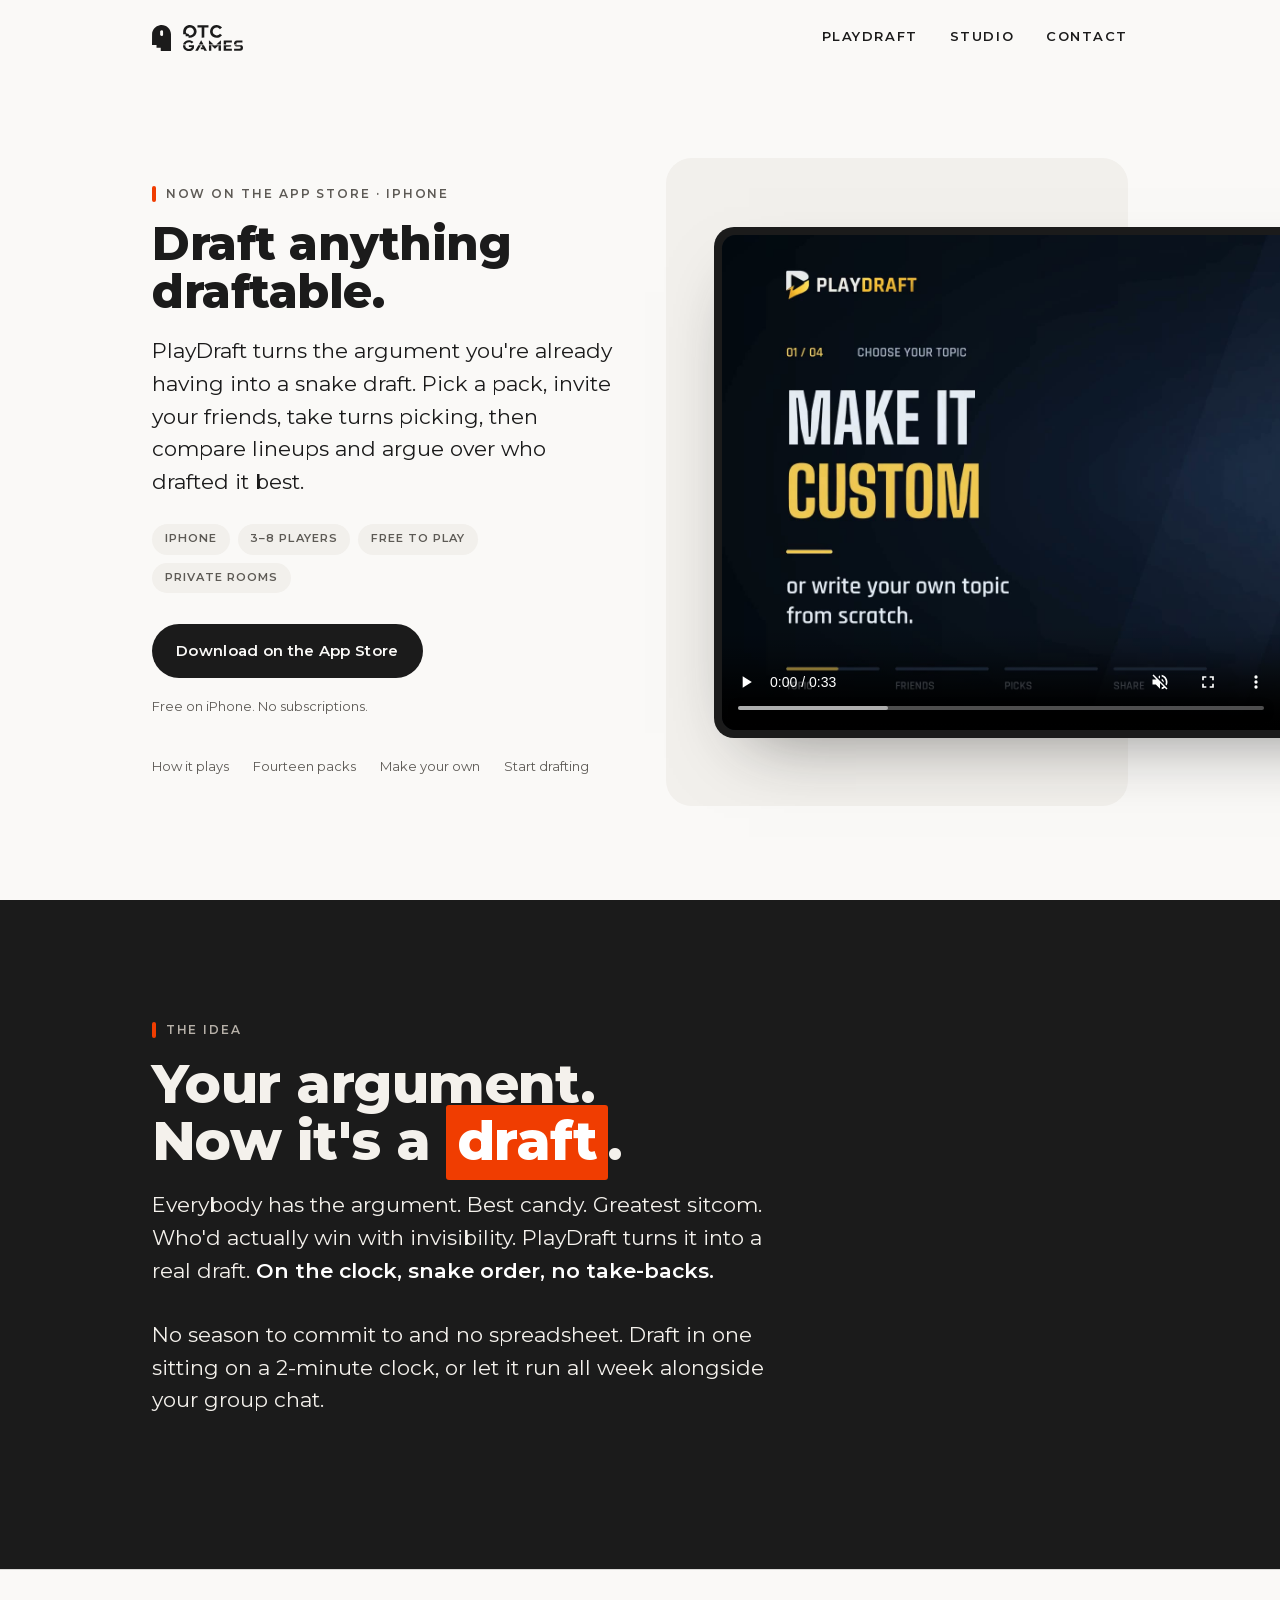
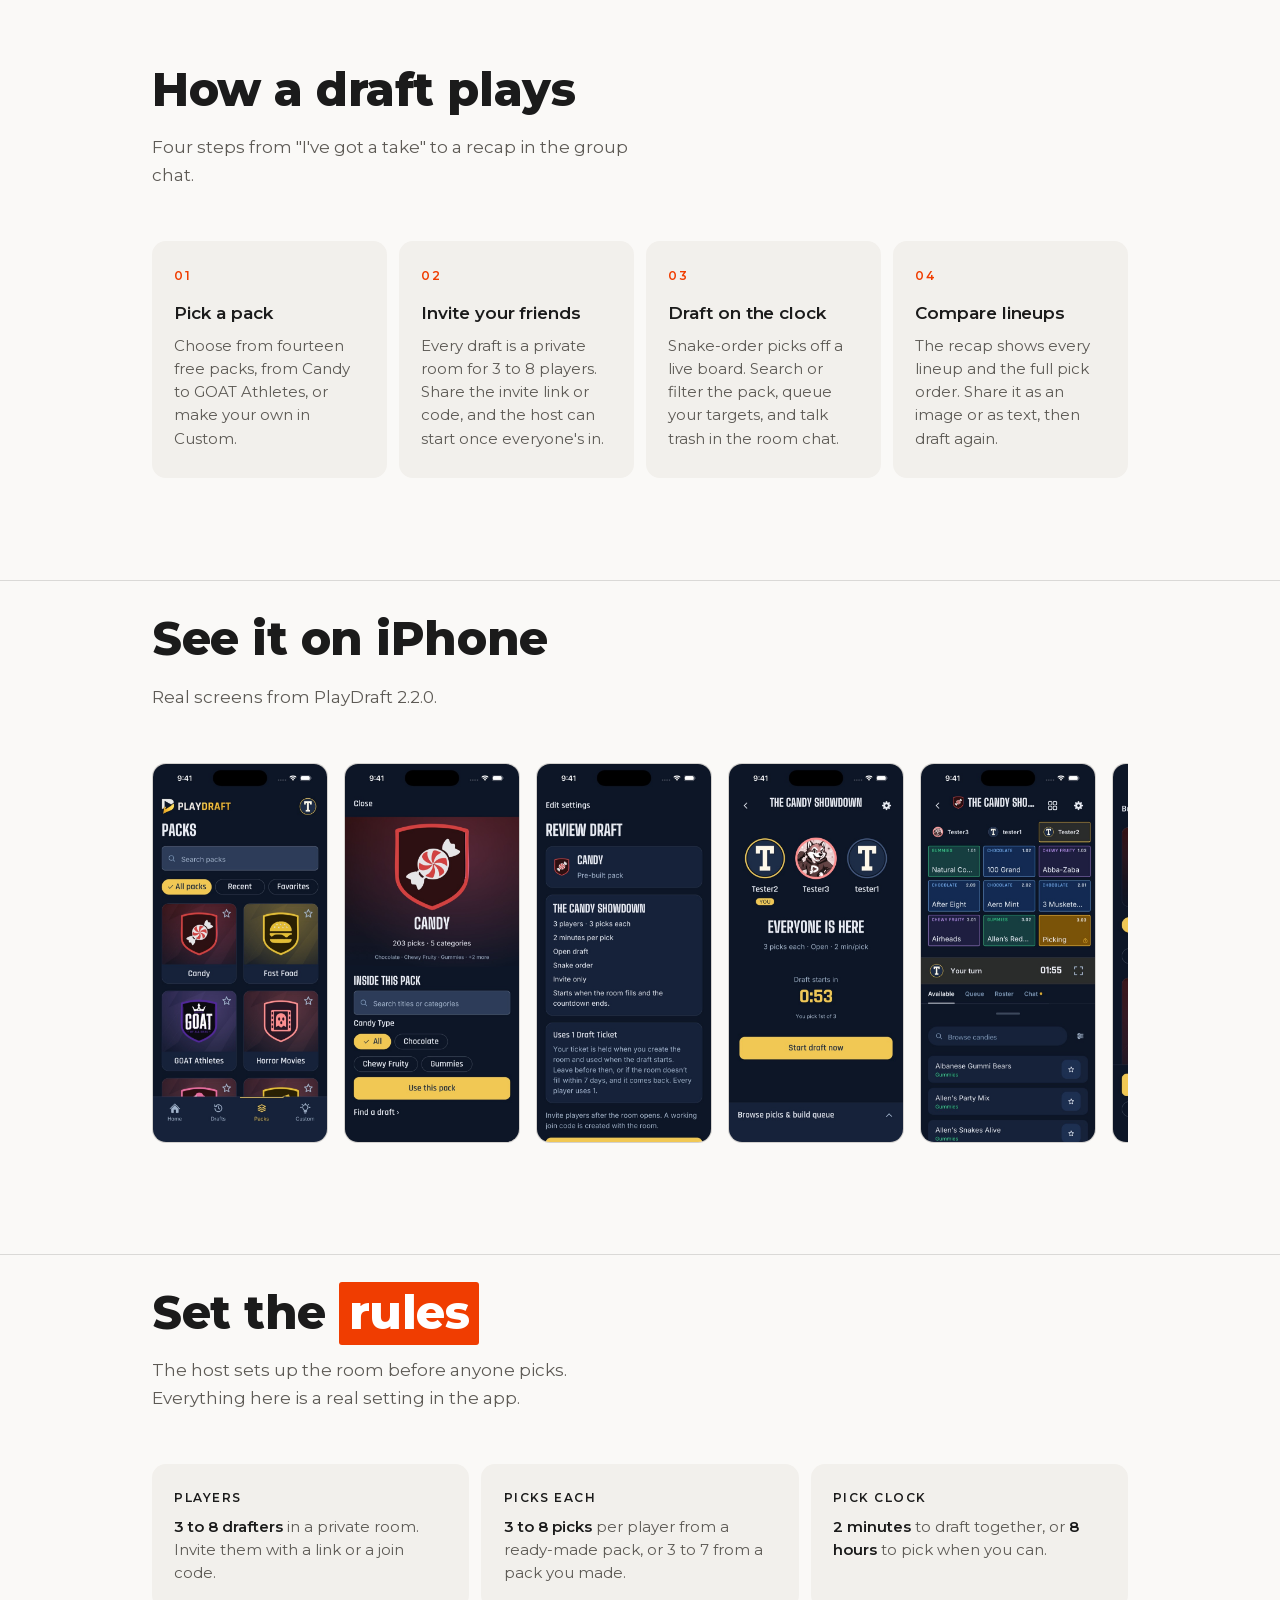
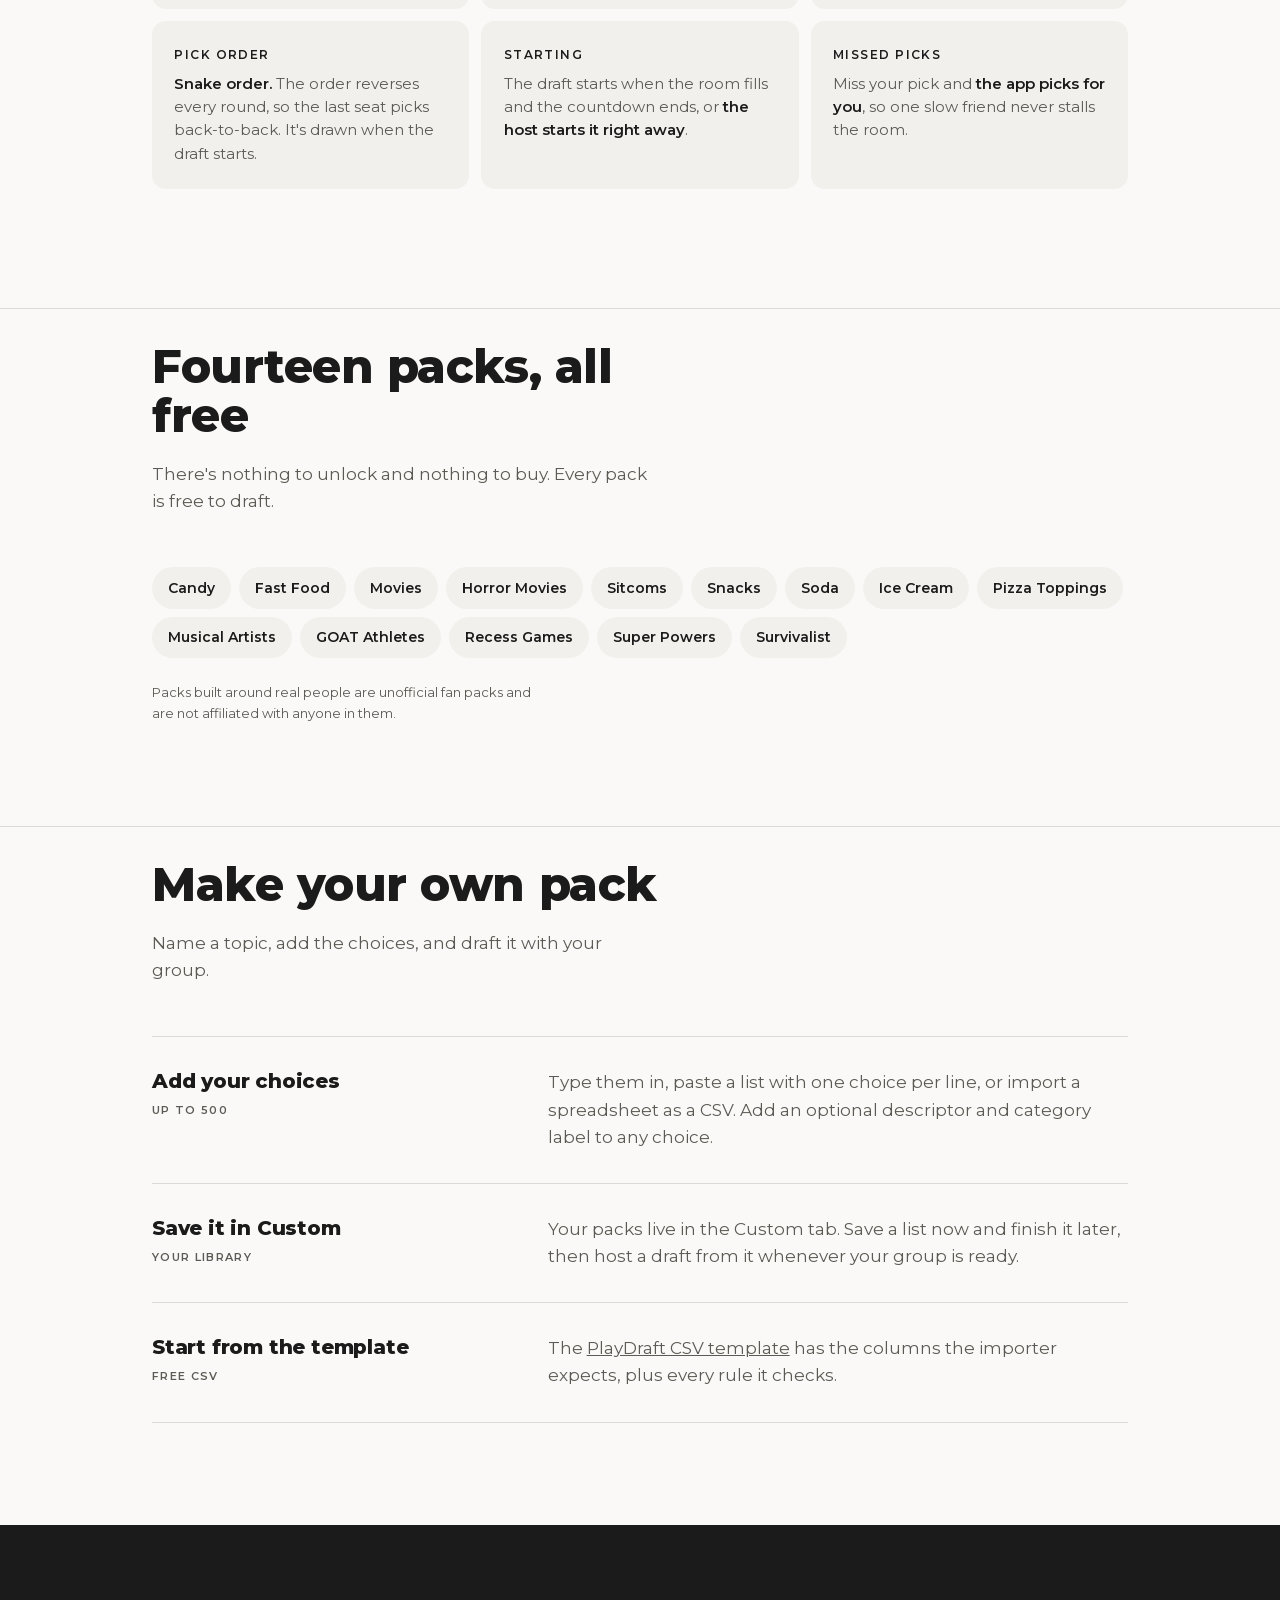
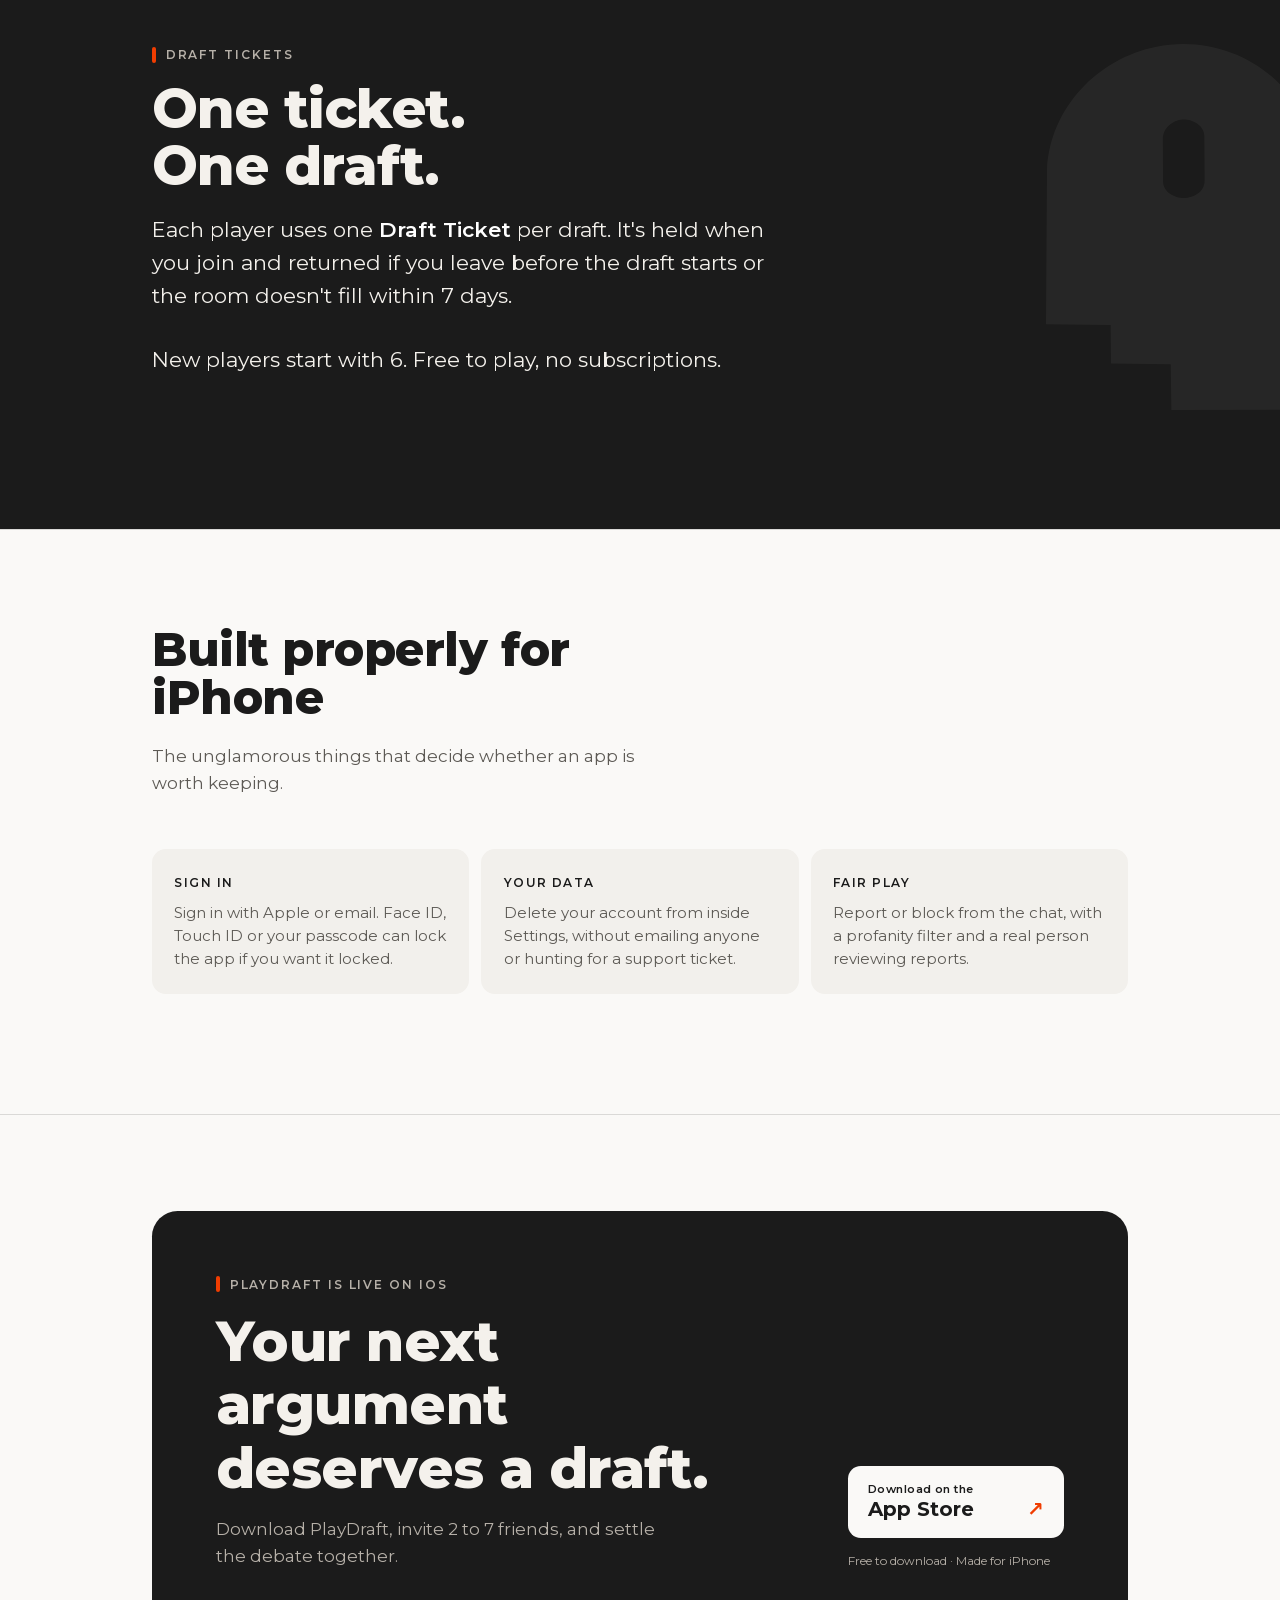
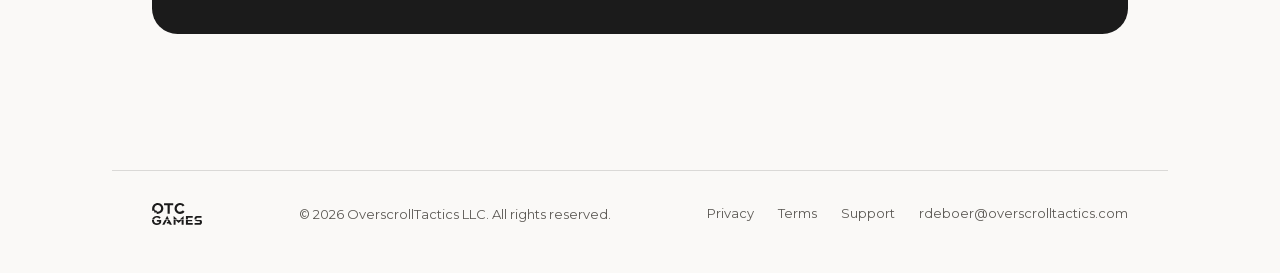
<file: playdraft.html>
<!DOCTYPE html>
<html lang="en">
<head>
<meta charset="utf-8">
<meta name="viewport" content="width=device-width, initial-scale=1">
<title>PlayDraft — Draft anything draftable.</title>
<meta name="description" content="PlayDraft is a social drafting game for iPhone. Pick a pack or make your own, invite 2 to 7 friends to a private room, snake draft on a 2-minute or 8-hour clock, then compare lineups.">
<link rel="canonical" href="https://overscrolltactics.com/playdraft.html">
<meta name="theme-color" content="#faf9f7">
<link rel="icon" href="/assets/img/favicon.svg" type="image/svg+xml">
<meta property="og:type" content="website">
<meta property="og:title" content="PlayDraft — Draft anything draftable.">
<meta property="og:description" content="Pick a pack, invite your friends, snake draft, then compare lineups. Free on iPhone. From OTC Games.">
<meta property="og:url" content="https://overscrolltactics.com/playdraft.html">
<meta property="og:image" content="https://overscrolltactics.com/assets/video/playdraft-v2-poster.jpg">
<meta name="twitter:card" content="summary_large_image">
<link rel="preload" href="/assets/fonts/montserrat-var-latin.woff2" as="font" type="font/woff2" crossorigin>
<link rel="stylesheet" href="/assets/css/site.css">
<script type="application/ld+json">
{
  "@context": "https://schema.org",
  "@type": "SoftwareApplication",
  "name": "PlayDraft",
  "applicationCategory": "GameApplication",
  "operatingSystem": "iOS",
  "description": "PlayDraft is a social drafting game for iPhone. Pick a pack or make your own, invite 2 to 7 friends to a private room, snake draft on a 2-minute or 8-hour clock, then compare lineups.",
  "author": { "@type": "Organization", "name": "OverscrollTactics LLC", "alternateName": "OTC Games" },
  "url": "https://overscrolltactics.com/playdraft.html",
  "installUrl": "https://apps.apple.com/us/app/playdraft/id6772778228"
}
</script>
</head>
<body class="pd-page">
<a class="skip" href="#pitch">Skip to content</a>

<header class="site-head">
  <a class="brand" href="/" aria-label="OTC Games home">
    <img class="brand-mark" src="/assets/img/wordmark.svg" alt="" width="19" height="26">
    <img class="brand-type" src="/assets/img/type.svg" alt="OTC Games" width="60" height="26">
  </a>
  <nav class="site-nav" aria-label="Site">
    <a href="/playdraft.html">PlayDraft</a>
    <a href="/#studio">Studio</a>
    <a href="/#contact">Contact</a>
  </nav>
</header>

<main>

<section class="pd-stage">
  <div class="wrap pd-stage-grid">
    <div class="pd-copy">
      <p class="kicker"><span class="tick" aria-hidden="true"></span>Now on the App Store · iPhone</p>
      <h1>Draft anything<br>draftable.</h1>
      <p class="lede">PlayDraft turns the argument you're already having into a snake draft. Pick a pack, invite your friends, take turns picking, then compare lineups and argue over who drafted it best.</p>
      <ul class="pd-meta">
        <li>iPhone</li>
        <li>3–8 players</li>
        <li>Free to play</li>
        <li>Private rooms</li>
      </ul>
      <div class="cta-row">
        <a class="btn" href="https://apps.apple.com/us/app/playdraft/id6772778228">Download on the App Store</a>
        <p class="cta-note">Free on iPhone. No subscriptions.</p>
      </div>
      <ul class="pd-quiet">
        <li><a href="#pitch">How it plays</a></li>
        <li><a href="#packs">Fourteen packs</a></li>
        <li><a href="#custom">Make your own</a></li>
        <li><a href="#download">Start drafting</a></li>
      </ul>
    </div>
    <div class="panel pd-media">
      <!-- v2 "How to Play" reel (tutorial v5, landscape case-study cut,
           2026-10-13). The v13 reel files beside it are retired. -->
      <div class="screen">
        <video poster="/assets/video/playdraft-v2-poster.jpg"
               width="1920" height="1080" controls loop muted playsinline preload="metadata"
               aria-label="How to Play reel: pick a pack or make it custom, set your rules and invite friends, find your pick and build your lineup on the clock, then share the recap as an image or text">
          <source src="/assets/video/playdraft-v2.webm" type="video/webm">
          <source src="/assets/video/playdraft-v2.mp4" type="video/mp4">
          <!-- Chapter titles are in the picture; this track carries the
               narration as selectable captions where supported. -->
          <track kind="captions" src="/assets/video/playdraft-v2.vtt" srclang="en" label="English" default>
        </video>
      </div>
    </div>
  </div>
</section>

<section class="studio" id="pitch">
  <div class="wrap">
    <p class="kicker"><span class="tick" aria-hidden="true"></span>The idea</p>
    <h2>Your argument.<br>Now it's a <span class="hl">draft</span>.</h2>
    <p class="lede">Everybody has the argument. Best candy. Greatest sitcom. Who'd actually win with invisibility. PlayDraft turns it into a real draft. <strong>On the clock, snake order, no take-backs.</strong></p>
    <p class="lede">No season to commit to and no spreadsheet. Draft in one sitting on a 2-minute clock, or let it run all week alongside your group chat.</p>
  </div>
</section>

<section class="band band-line">
  <div class="wrap">
    <div class="section-head">
      <h2>How a draft plays</h2>
      <p>Four steps from "I've got a take" to a recap in the group chat.</p>
    </div>
    <ol class="loop">
      <li>
        <h3>Pick a pack</h3>
        <p>Choose from fourteen free packs, from Candy to GOAT Athletes, or make your own in Custom.</p>
      </li>
      <li>
        <h3>Invite your friends</h3>
        <p>Every draft is a private room for 3 to 8 players. Share the invite link or code, and the host can start once everyone's in.</p>
      </li>
      <li>
        <h3>Draft on the clock</h3>
        <p>Snake-order picks off a live board. Search or filter the pack, queue your targets, and talk trash in the room chat.</p>
      </li>
      <li>
        <h3>Compare lineups</h3>
        <p>The recap shows every lineup and the full pick order. Share it as an image or as text, then draft again.</p>
      </li>
    </ol>
  </div>
</section>

<section class="band band-line" aria-labelledby="screens-title">
  <div class="wrap">
    <div class="section-head">
      <h2 id="screens-title">See it on iPhone</h2>
      <p>Real screens from PlayDraft 2.2.0.</p>
    </div>
    <ul class="pd-shots">
      <li><img src="/assets/img/playdraft/02-packs.jpg" width="600" height="1304" loading="lazy" decoding="async" alt="The Packs tab: a search field, All packs, Recent and Favorites filters, and pack tiles for Candy, Fast Food, GOAT Athletes and Horror Movies."></li>
      <li><img src="/assets/img/playdraft/03-pack-detail.jpg" width="600" height="1304" loading="lazy" decoding="async" alt="The Candy pack: 203 picks in 5 categories, with a search field, category filters and a Use this pack button."></li>
      <li><img src="/assets/img/playdraft/05-review-draft.jpg" width="600" height="1304" loading="lazy" decoding="async" alt="Review draft: The Candy Showdown, 3 players, 3 picks each, 2 minutes per pick, open draft in snake order, using 1 Draft Ticket."></li>
      <li><img src="/assets/img/playdraft/08-everyone-is-here.jpg" width="600" height="1304" loading="lazy" decoding="async" alt="The waiting room with all three players in, a countdown to the draft and a Start draft now button."></li>
      <li><img src="/assets/img/playdraft/09-live-draft-board.jpg" width="600" height="1304" loading="lazy" decoding="async" alt="The live draft board: each player's picks in a grid, a pick clock on your turn, and Available, Queue, Roster and Chat tabs."></li>
      <li><img src="/assets/img/playdraft/10-draft-recap.jpg" width="600" height="1304" loading="lazy" decoding="async" alt="The draft recap: Draft complete, with Lineups and Pick order views, a Share recap button and Draft again."></li>
    </ul>
  </div>
</section>

<section class="band band-line">
  <div class="wrap">
    <div class="section-head">
      <h2>Set the <span class="hl">rules</span></h2>
      <p>The host sets up the room before anyone picks. Everything here is a real setting in the app.</p>
    </div>
    <dl class="options options-3">
      <div>
        <dt>Players</dt>
        <dd><span class="val">3 to 8 drafters</span> in a private room. Invite them with a link or a join code.</dd>
      </div>
      <div>
        <dt>Picks each</dt>
        <dd><span class="val">3 to 8 picks</span> per player from a ready-made pack, or 3 to 7 from a pack you made.</dd>
      </div>
      <div>
        <dt>Pick clock</dt>
        <dd><span class="val">2 minutes</span> to draft together, or <span class="val">8 hours</span> to pick when you can.</dd>
      </div>
      <div>
        <dt>Pick order</dt>
        <dd><span class="val">Snake order.</span> The order reverses every round, so the last seat picks back-to-back. It's drawn when the draft starts.</dd>
      </div>
      <div>
        <dt>Starting</dt>
        <dd>The draft starts when the room fills and the countdown ends, or <span class="val">the host starts it right away</span>.</dd>
      </div>
      <div>
        <dt>Missed picks</dt>
        <dd>Miss your pick and <span class="val">the app picks for you</span>, so one slow friend never stalls the room.</dd>
      </div>
    </dl>
  </div>
</section>

<section class="band band-line" id="packs">
  <div class="wrap">
    <div class="section-head">
      <h2>Fourteen packs, all free</h2>
      <p>There's nothing to unlock and nothing to buy. Every pack is free to draft.</p>
    </div>
    <ul class="packs">
      <li class="free">Candy</li>
      <li class="free">Fast Food</li>
      <li class="free">Movies</li>
      <li class="free">Horror Movies</li>
      <li class="free">Sitcoms</li>
      <li class="free">Snacks</li>
      <li class="free">Soda</li>
      <li class="free">Ice Cream</li>
      <li class="free">Pizza Toppings</li>
      <li class="free">Musical Artists</li>
      <li class="free">GOAT Athletes</li>
      <li class="free">Recess Games</li>
      <li class="free">Super Powers</li>
      <li class="free">Survivalist</li>
    </ul>
    <p class="cta-note">Packs built around real people are unofficial fan packs and are not affiliated with anyone in them.</p>
  </div>
</section>

<section class="band band-line" id="custom">
  <div class="wrap">
    <div class="section-head">
      <h2>Make your own pack</h2>
      <p>Name a topic, add the choices, and draft it with your group.</p>
    </div>
    <ul class="detail-rows">
      <li>
        <div><h3>Add your choices</h3><span class="tag">Up to 500</span></div>
        <div><p>Type them in, paste a list with one choice per line, or import a spreadsheet as a CSV. Add an optional descriptor and category label to any choice.</p></div>
      </li>
      <li>
        <div><h3>Save it in Custom</h3><span class="tag">Your library</span></div>
        <div><p>Your packs live in the Custom tab. Save a list now and finish it later, then host a draft from it whenever your group is ready.</p></div>
      </li>
      <li>
        <div><h3>Start from the template</h3><span class="tag">Free CSV</span></div>
        <div><p>The <a href="/playdraft-draftboard.html">PlayDraft CSV template</a> has the columns the importer expects, plus every rule it checks.</p></div>
      </li>
    </ul>
  </div>
</section>

<section class="studio">
  <svg class="watermark" viewBox="0 0 135.41 182.13" xmlns="http://www.w3.org/2000/svg" aria-hidden="true">
    <path d="M62.1,159.36l-29.74-.3-.16-19.16-32.2-.48L.51,62.4C2.1,31.79,25.71,7.09,55.06,1.31c40.99-8.07,80.19,22.22,80.23,64.25l.12,116.53-72.99.04-.32-22.77ZM78.98,67.86l-.15-22.22c-.04-5.45-6.4-8.46-10.98-8.08-4.81.4-9.73,4.33-9.7,9.8l.13,21.05c.03,5.4,5.83,8.29,10.5,8.22s10.23-2.89,10.19-8.77Z"/>
  </svg>
  <div class="wrap">
    <p class="kicker"><span class="tick" aria-hidden="true"></span>Draft Tickets</p>
    <h2>One ticket.<br>One draft.</h2>
    <p class="lede">Each player uses one <strong>Draft Ticket</strong> per draft. It's held when you join and returned if you leave before the draft starts or the room doesn't fill within 7 days.</p>
    <p class="lede">New players start with 6. Free to play, no subscriptions.</p>
  </div>
</section>

<section class="band band-line">
  <div class="wrap">
    <div class="section-head">
      <h2>Built properly for iPhone</h2>
      <p>The unglamorous things that decide whether an app is worth keeping.</p>
    </div>
    <dl class="options options-3">
      <div>
        <dt>Sign in</dt>
        <dd>Sign in with Apple or email. Face ID, Touch ID or your passcode can lock the app if you want it locked.</dd>
      </div>
      <div>
        <dt>Your data</dt>
        <dd>Delete your account from inside Settings, without emailing anyone or hunting for a support ticket.</dd>
      </div>
      <div>
        <dt>Fair play</dt>
        <dd>Report or block from the chat, with a profanity filter and a real person reviewing reports.</dd>
      </div>
    </dl>
  </div>
</section>

<section class="pd-download" id="download" aria-labelledby="download-title">
  <div class="wrap">
    <div class="pd-download-panel">
      <div class="pd-download-copy">
        <p class="kicker"><span class="tick" aria-hidden="true"></span>PlayDraft is live on iOS</p>
        <h2 id="download-title">Your next argument deserves a draft.</h2>
        <p>Download PlayDraft, invite 2 to 7 friends, and settle the debate together.</p>
      </div>
      <div class="pd-download-action">
        <a class="pd-download-link" href="https://apps.apple.com/us/app/playdraft/id6772778228" aria-label="Download PlayDraft on the App Store">
          <span class="pd-download-link-label">Download on the</span>
          <strong>App Store <span aria-hidden="true">↗</span></strong>
        </a>
        <span>Free to download · Made for iPhone</span>
      </div>
    </div>
  </div>
</section>

</main>

<footer class="site-foot">
  <div class="wrap foot-row">
    <img class="foot-type" src="/assets/img/type.svg" alt="OTC Games" width="50" height="22">
    <p>© 2026 OverscrollTactics LLC. All rights reserved.</p>
    <nav class="foot-links" aria-label="Legal">
      <a href="/privacy.html">Privacy</a>
      <a href="/terms.html">Terms</a>
      <a href="/support.html">Support</a>
      <a href="mailto:rdeboer@overscrolltactics.com">rdeboer@overscrolltactics.com</a>
    </nav>
  </div>
</footer>
</body>
</html>
</file>
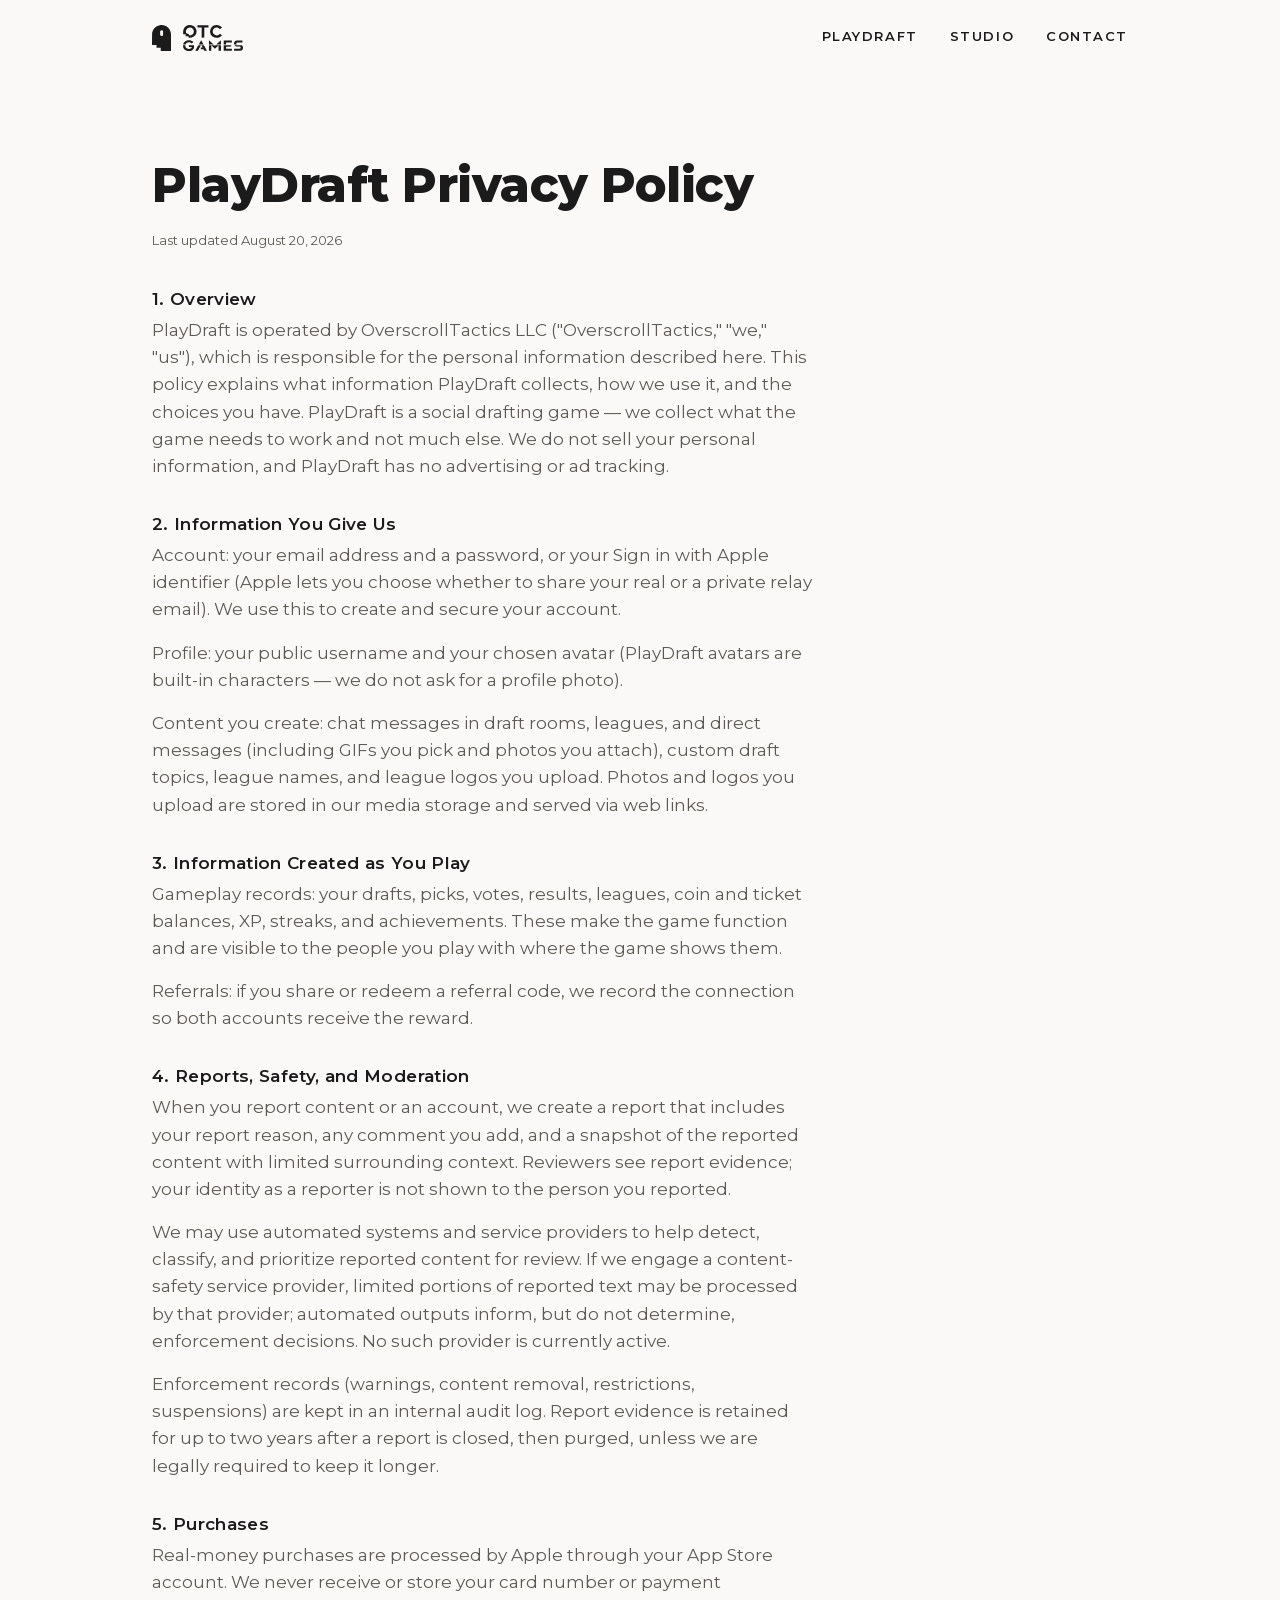
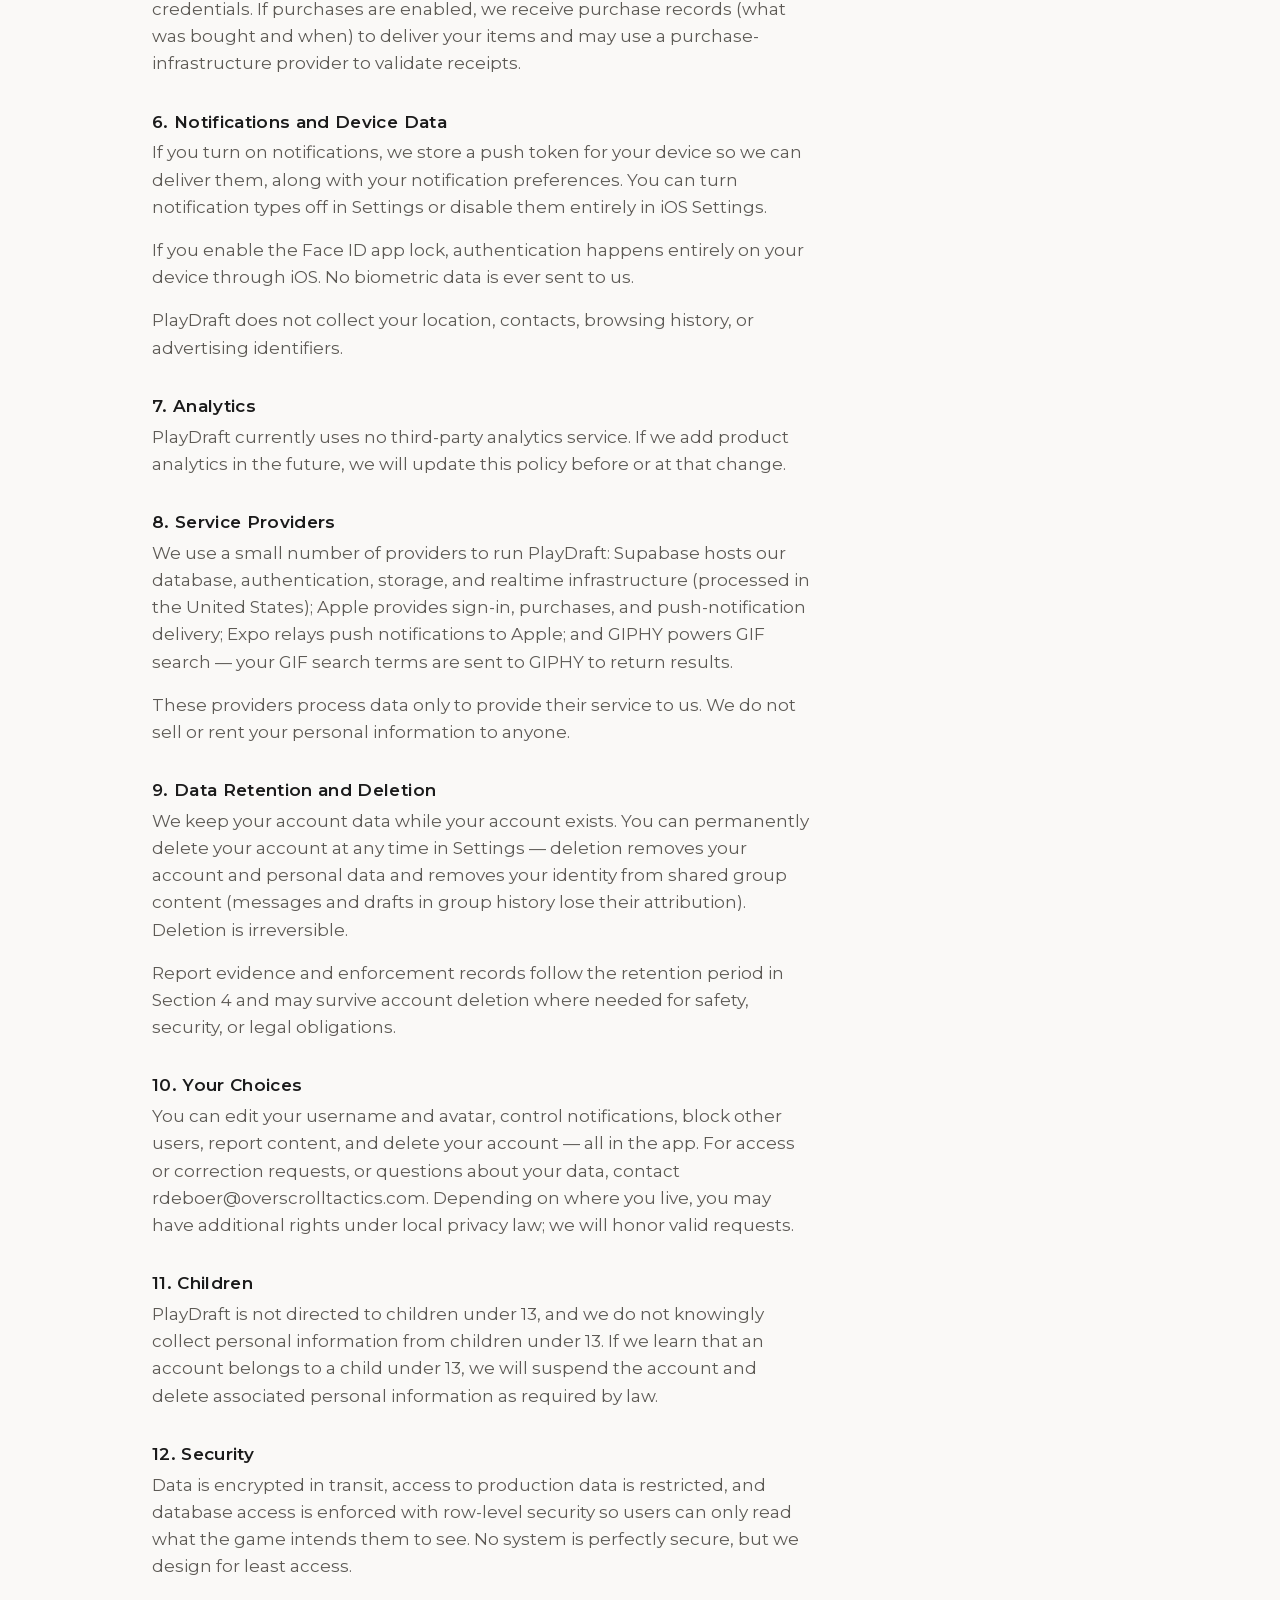
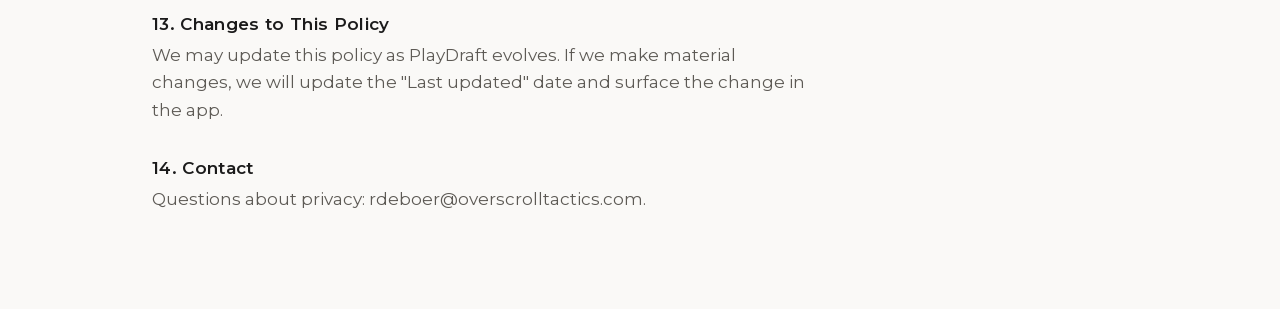
<file: privacy-playdraft.html>
<!DOCTYPE html>
<html lang="en">
<head>
<meta charset="utf-8">
<meta name="viewport" content="width=device-width, initial-scale=1">
<title>PlayDraft Privacy Policy — OTC Games</title>
<meta name="description" content="Privacy policy for PlayDraft, the social drafting game for iPhone from OverscrollTactics LLC.">
<link rel="canonical" href="https://overscrolltactics.com/privacy-playdraft.html">
<meta name="theme-color" content="#faf9f7">
<link rel="icon" href="/assets/img/favicon.svg" type="image/svg+xml">
<link rel="stylesheet" href="/assets/css/site.css">
</head>
<!--
  GENERATED by tools/gen-legal-html.mjs in the PlayDraft repo — do not
  hand-edit. Mirrors src/features/legal/privacy-content.ts, which is the single source of truth for the
  in-app screen. The App Store listing links here and reviewers compare the
  two, so regenerate after any change to the source rather than editing here.
-->
<body>
<header class="site-head">
  <a class="brand" href="/" aria-label="OTC Games home">
    <img class="brand-mark" src="/assets/img/wordmark.svg" alt="" width="19" height="26">
    <img class="brand-type" src="/assets/img/type.svg" alt="OTC Games" width="60" height="26">
  </a>
  <nav class="site-nav" aria-label="Site">
    <a href="/#playdraft">PlayDraft</a>
    <a href="/#studio">Studio</a>
    <a href="/#contact">Contact</a>
  </nav>
</header>

<main class="page">
  <div class="wrap">
    <h1>PlayDraft Privacy Policy</h1>
    <p class="page-updated">Last updated August 20, 2026</p>
    <div class="prose">
      <h2>1. Overview</h2>
      <p>PlayDraft is operated by OverscrollTactics LLC ("OverscrollTactics," "we," "us"), which is responsible for the personal information described here. This policy explains what information PlayDraft collects, how we use it, and the choices you have. PlayDraft is a social drafting game — we collect what the game needs to work and not much else. We do not sell your personal information, and PlayDraft has no advertising or ad tracking.</p>

      <h2>2. Information You Give Us</h2>
      <p>Account: your email address and a password, or your Sign in with Apple identifier (Apple lets you choose whether to share your real or a private relay email). We use this to create and secure your account.</p>
      <p>Profile: your public username and your chosen avatar (PlayDraft avatars are built-in characters — we do not ask for a profile photo).</p>
      <p>Content you create: chat messages in draft rooms, leagues, and direct messages (including GIFs you pick and photos you attach), custom draft topics, league names, and league logos you upload. Photos and logos you upload are stored in our media storage and served via web links.</p>

      <h2>3. Information Created as You Play</h2>
      <p>Gameplay records: your drafts, picks, votes, results, leagues, coin and ticket balances, XP, streaks, and achievements. These make the game function and are visible to the people you play with where the game shows them.</p>
      <p>Referrals: if you share or redeem a referral code, we record the connection so both accounts receive the reward.</p>

      <h2>4. Reports, Safety, and Moderation</h2>
      <p>When you report content or an account, we create a report that includes your report reason, any comment you add, and a snapshot of the reported content with limited surrounding context. Reviewers see report evidence; your identity as a reporter is not shown to the person you reported.</p>
      <p>We may use automated systems and service providers to help detect, classify, and prioritize reported content for review. If we engage a content-safety service provider, limited portions of reported text may be processed by that provider; automated outputs inform, but do not determine, enforcement decisions. No such provider is currently active.</p>
      <p>Enforcement records (warnings, content removal, restrictions, suspensions) are kept in an internal audit log. Report evidence is retained for up to two years after a report is closed, then purged, unless we are legally required to keep it longer.</p>

      <h2>5. Purchases</h2>
      <p>Real-money purchases are processed by Apple through your App Store account. We never receive or store your card number or payment credentials. If purchases are enabled, we receive purchase records (what was bought and when) to deliver your items and may use a purchase-infrastructure provider to validate receipts.</p>

      <h2>6. Notifications and Device Data</h2>
      <p>If you turn on notifications, we store a push token for your device so we can deliver them, along with your notification preferences. You can turn notification types off in Settings or disable them entirely in iOS Settings.</p>
      <p>If you enable the Face ID app lock, authentication happens entirely on your device through iOS. No biometric data is ever sent to us.</p>
      <p>PlayDraft does not collect your location, contacts, browsing history, or advertising identifiers.</p>

      <h2>7. Analytics</h2>
      <p>PlayDraft currently uses no third-party analytics service. If we add product analytics in the future, we will update this policy before or at that change.</p>

      <h2>8. Service Providers</h2>
      <p>We use a small number of providers to run PlayDraft: Supabase hosts our database, authentication, storage, and realtime infrastructure (processed in the United States); Apple provides sign-in, purchases, and push-notification delivery; Expo relays push notifications to Apple; and GIPHY powers GIF search — your GIF search terms are sent to GIPHY to return results.</p>
      <p>These providers process data only to provide their service to us. We do not sell or rent your personal information to anyone.</p>

      <h2>9. Data Retention and Deletion</h2>
      <p>We keep your account data while your account exists. You can permanently delete your account at any time in Settings — deletion removes your account and personal data and removes your identity from shared group content (messages and drafts in group history lose their attribution). Deletion is irreversible.</p>
      <p>Report evidence and enforcement records follow the retention period in Section 4 and may survive account deletion where needed for safety, security, or legal obligations.</p>

      <h2>10. Your Choices</h2>
      <p>You can edit your username and avatar, control notifications, block other users, report content, and delete your account — all in the app. For access or correction requests, or questions about your data, contact rdeboer@overscrolltactics.com. Depending on where you live, you may have additional rights under local privacy law; we will honor valid requests.</p>

      <h2>11. Children</h2>
      <p>PlayDraft is not directed to children under 13, and we do not knowingly collect personal information from children under 13. If we learn that an account belongs to a child under 13, we will suspend the account and delete associated personal information as required by law.</p>

      <h2>12. Security</h2>
      <p>Data is encrypted in transit, access to production data is restricted, and database access is enforced with row-level security so users can only read what the game intends them to see. No system is perfectly secure, but we design for least access.</p>

      <h2>13. Changes to This Policy</h2>
      <p>We may update this policy as PlayDraft evolves. If we make material changes, we will update the "Last updated" date and surface the change in the app.</p>

      <h2>14. Contact</h2>
      <p>Questions about privacy: rdeboer@overscrolltactics.com.</p>
    </div>
  </div>
</main>
</body>
</html>
</file>
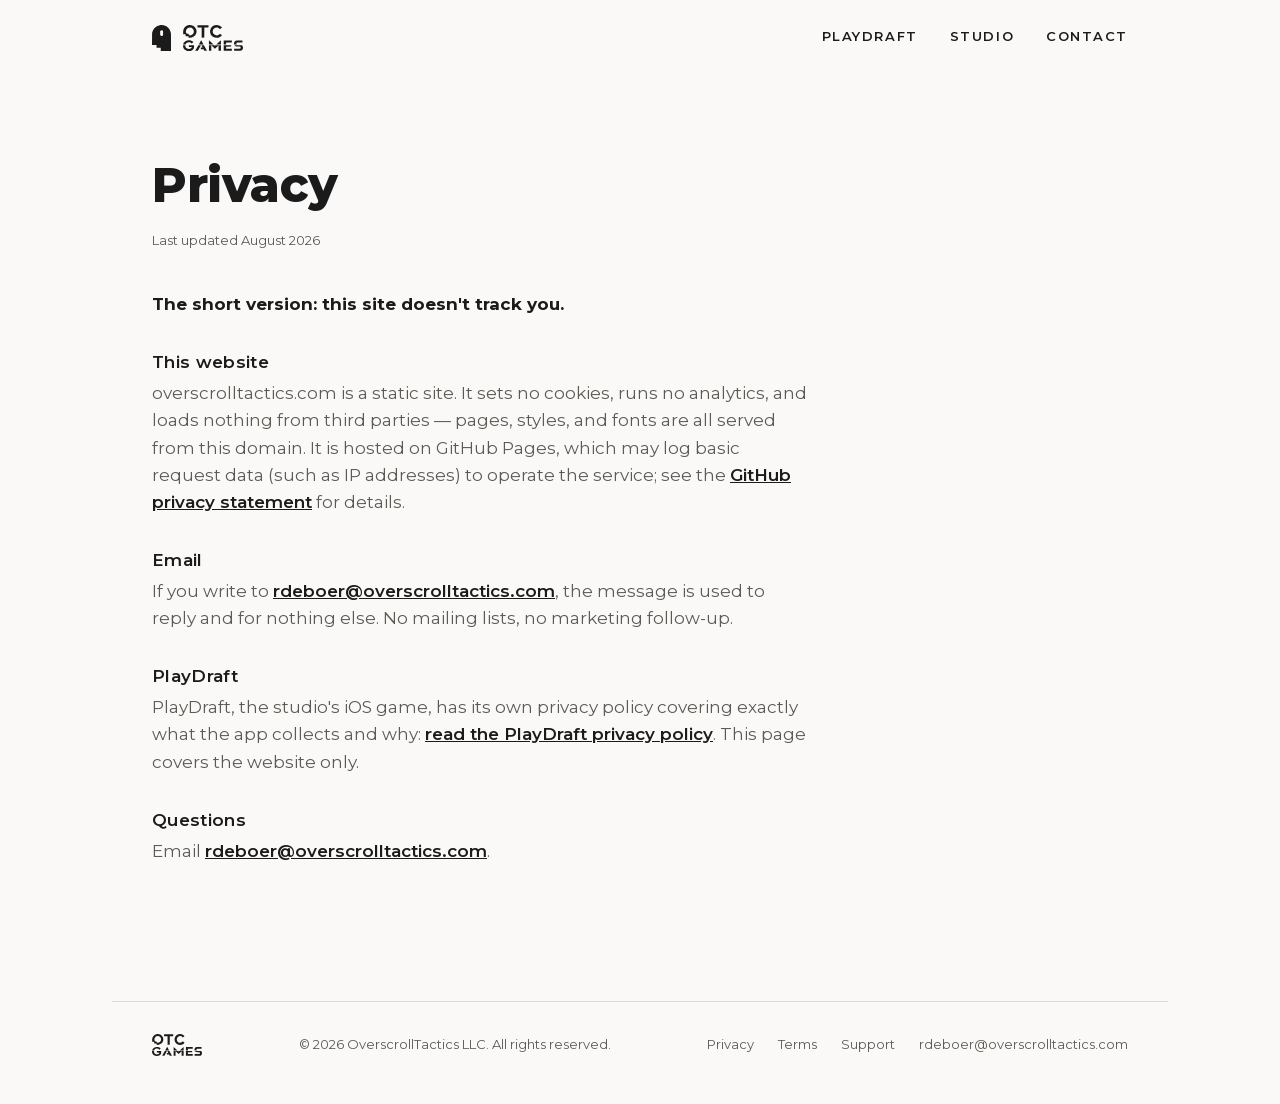
<file: privacy.html>
<!DOCTYPE html>
<html lang="en">
<head>
<meta charset="utf-8">
<meta name="viewport" content="width=device-width, initial-scale=1">
<title>Privacy — OTC Games</title>
<meta name="description" content="Privacy policy for overscrolltactics.com, the website of OverscrollTactics LLC.">
<link rel="canonical" href="https://overscrolltactics.com/privacy.html">
<meta name="theme-color" content="#faf9f7">
<link rel="icon" href="/assets/img/favicon.svg" type="image/svg+xml">
<link rel="stylesheet" href="/assets/css/site.css">
</head>
<body>
<header class="site-head">
  <a class="brand" href="/" aria-label="OTC Games home">
    <img class="brand-mark" src="/assets/img/wordmark.svg" alt="" width="19" height="26">
    <img class="brand-type" src="/assets/img/type.svg" alt="OTC Games" width="60" height="26">
  </a>
  <nav class="site-nav" aria-label="Site">
    <a href="/#playdraft">PlayDraft</a>
    <a href="/#studio">Studio</a>
    <a href="/#contact">Contact</a>
  </nav>
</header>

<main class="page">
  <div class="wrap">
    <h1>Privacy</h1>
    <p class="page-updated">Last updated August 2026</p>
    <div class="prose">
      <p><strong>The short version: this site doesn't track you.</strong></p>

      <h2>This website</h2>
      <p>overscrolltactics.com is a static site. It sets no cookies, runs no analytics, and loads nothing from third parties — pages, styles, and fonts are all served from this domain. It is hosted on GitHub Pages, which may log basic request data (such as IP addresses) to operate the service; see the <a href="https://docs.github.com/en/site-policy/privacy-policies/github-general-privacy-statement" rel="noopener">GitHub privacy statement</a> for details.</p>

      <h2>Email</h2>
      <p>If you write to <a href="mailto:rdeboer@overscrolltactics.com">rdeboer@overscrolltactics.com</a>, the message is used to reply and for nothing else. No mailing lists, no marketing follow-up.</p>

      <h2>PlayDraft</h2>
      <p>PlayDraft, the studio's iOS game, has its own privacy policy covering exactly what the app collects and why: <a href="/privacy-playdraft.html">read the PlayDraft privacy policy</a>. This page covers the website only.</p>

      <h2>Questions</h2>
      <p>Email <a href="mailto:rdeboer@overscrolltactics.com">rdeboer@overscrolltactics.com</a>.</p>
    </div>
  </div>
</main>

<footer class="site-foot">
  <div class="wrap foot-row">
    <img class="foot-type" src="/assets/img/type.svg" alt="OTC Games" width="50" height="22">
    <p>© 2026 OverscrollTactics LLC. All rights reserved.</p>
    <nav class="foot-links" aria-label="Legal">
      <a href="/privacy.html">Privacy</a>
      <a href="/terms.html">Terms</a>
      <a href="/support.html">Support</a>
      <a href="mailto:rdeboer@overscrolltactics.com">rdeboer@overscrolltactics.com</a>
    </nav>
  </div>
</footer>
</body>
</html>
</file>
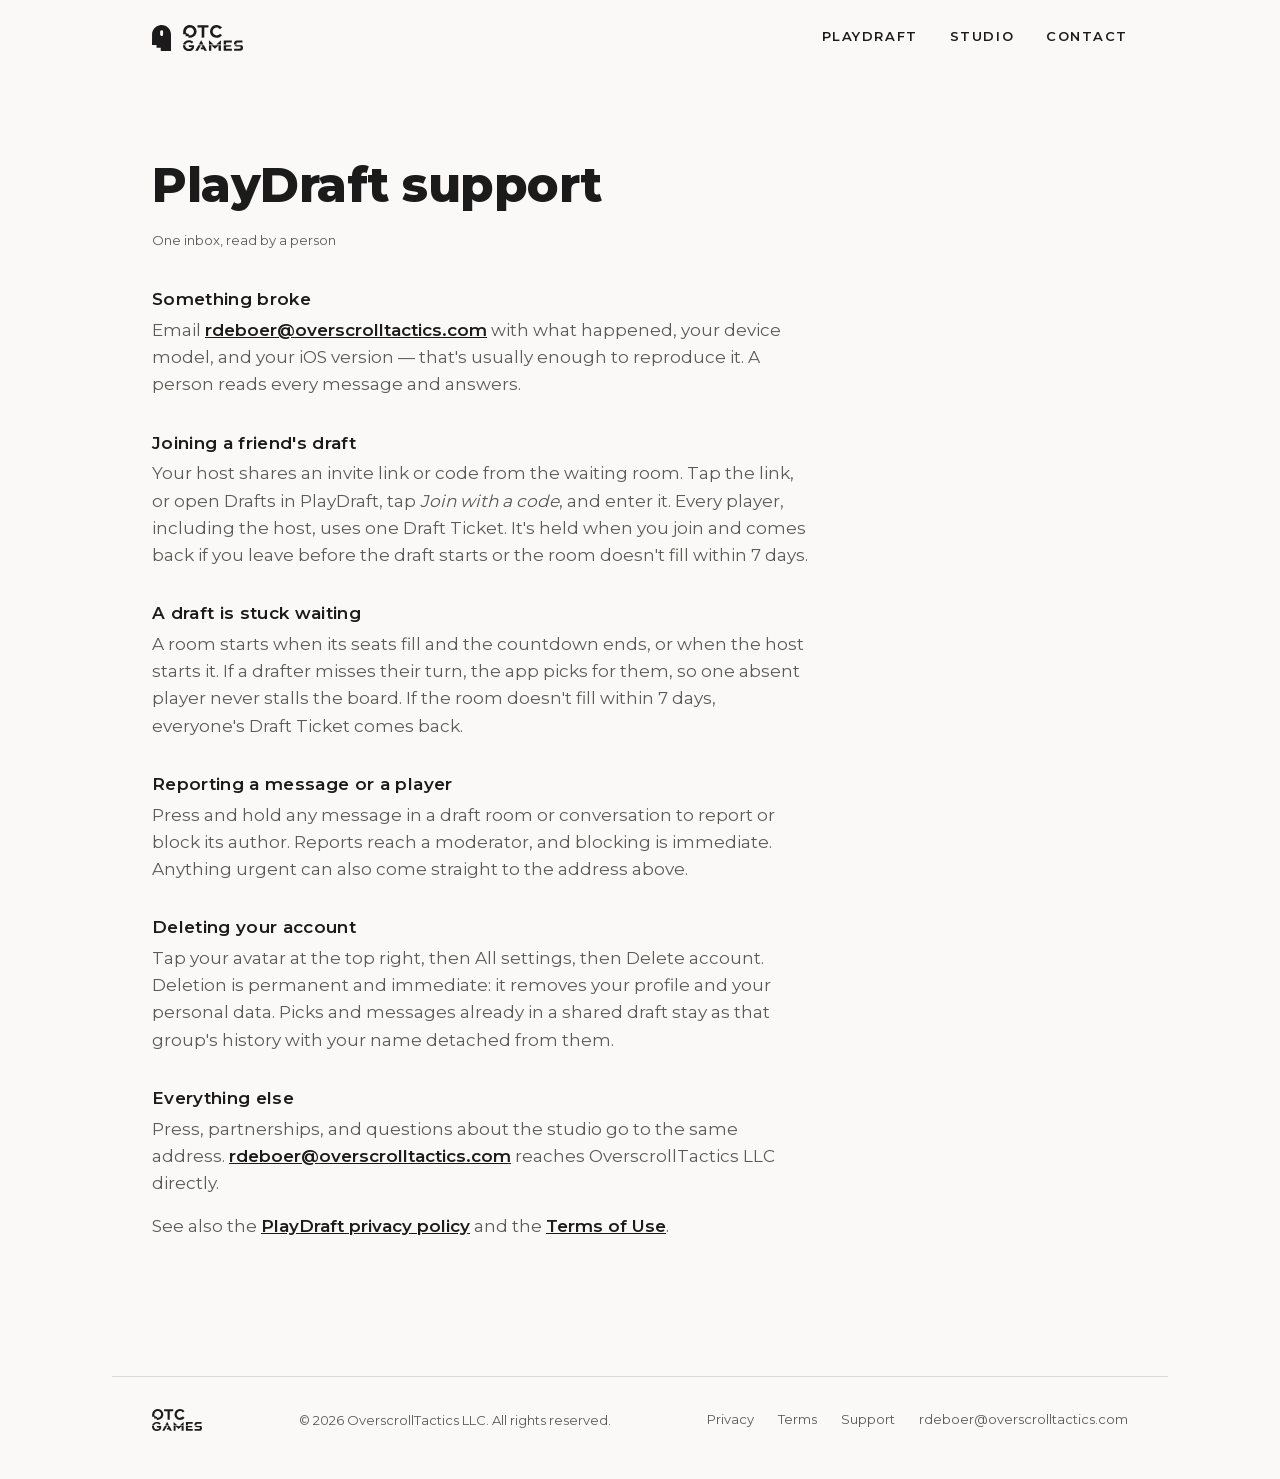
<file: support.html>
<!DOCTYPE html>
<html lang="en">
<head>
<meta charset="utf-8">
<meta name="viewport" content="width=device-width, initial-scale=1">
<title>PlayDraft Support — OTC Games</title>
<meta name="description" content="Support for PlayDraft and OverscrollTactics LLC. A person reads every message.">
<link rel="canonical" href="https://overscrolltactics.com/support.html">
<meta name="theme-color" content="#faf9f7">
<link rel="icon" href="/assets/img/favicon.svg" type="image/svg+xml">
<link rel="stylesheet" href="/assets/css/site.css">
</head>
<body>
<header class="site-head">
  <a class="brand" href="/" aria-label="OTC Games home">
    <img class="brand-mark" src="/assets/img/wordmark.svg" alt="" width="19" height="26">
    <img class="brand-type" src="/assets/img/type.svg" alt="OTC Games" width="60" height="26">
  </a>
  <nav class="site-nav" aria-label="Site">
    <a href="/#playdraft">PlayDraft</a>
    <a href="/#studio">Studio</a>
    <a href="/#contact">Contact</a>
  </nav>
</header>

<main class="page">
  <div class="wrap">
    <h1>PlayDraft support</h1>
    <p class="page-updated">One inbox, read by a person</p>
    <div class="prose">
      <h2>Something broke</h2>
      <p>Email <a href="mailto:rdeboer@overscrolltactics.com?subject=PlayDraft%20support">rdeboer@overscrolltactics.com</a> with what happened, your device model, and your iOS version — that's usually enough to reproduce it. A person reads every message and answers.</p>

      <h2>Joining a friend's draft</h2>
      <p>Your host shares an invite link or code from the waiting room. Tap the link, or open Drafts in PlayDraft, tap <em>Join with a code</em>, and enter it. Every player, including the host, uses one Draft Ticket. It's held when you join and comes back if you leave before the draft starts or the room doesn't fill within 7 days.</p>

      <h2>A draft is stuck waiting</h2>
      <p>A room starts when its seats fill and the countdown ends, or when the host starts it. If a drafter misses their turn, the app picks for them, so one absent player never stalls the board. If the room doesn't fill within 7 days, everyone's Draft Ticket comes back.</p>

      <h2>Reporting a message or a player</h2>
      <p>Press and hold any message in a draft room or conversation to report or block its author. Reports reach a moderator, and blocking is immediate. Anything urgent can also come straight to the address above.</p>

      <h2>Deleting your account</h2>
      <p>Tap your avatar at the top right, then All settings, then Delete account. Deletion is permanent and immediate: it removes your profile and your personal data. Picks and messages already in a shared draft stay as that group's history with your name detached from them.</p>

      <h2>Everything else</h2>
      <p>Press, partnerships, and questions about the studio go to the same address. <a href="mailto:rdeboer@overscrolltactics.com">rdeboer@overscrolltactics.com</a> reaches OverscrollTactics LLC directly.</p>
      <p>See also the <a href="/privacy-playdraft.html">PlayDraft privacy policy</a> and the <a href="/terms.html">Terms of Use</a>.</p>
    </div>
  </div>
</main>

<footer class="site-foot">
  <div class="wrap foot-row">
    <img class="foot-type" src="/assets/img/type.svg" alt="OTC Games" width="50" height="22">
    <p>© 2026 OverscrollTactics LLC. All rights reserved.</p>
    <nav class="foot-links" aria-label="Legal">
      <a href="/privacy.html">Privacy</a>
      <a href="/terms.html">Terms</a>
      <a href="/support.html">Support</a>
      <a href="mailto:rdeboer@overscrolltactics.com">rdeboer@overscrolltactics.com</a>
    </nav>
  </div>
</footer>
</body>
</html>
</file>
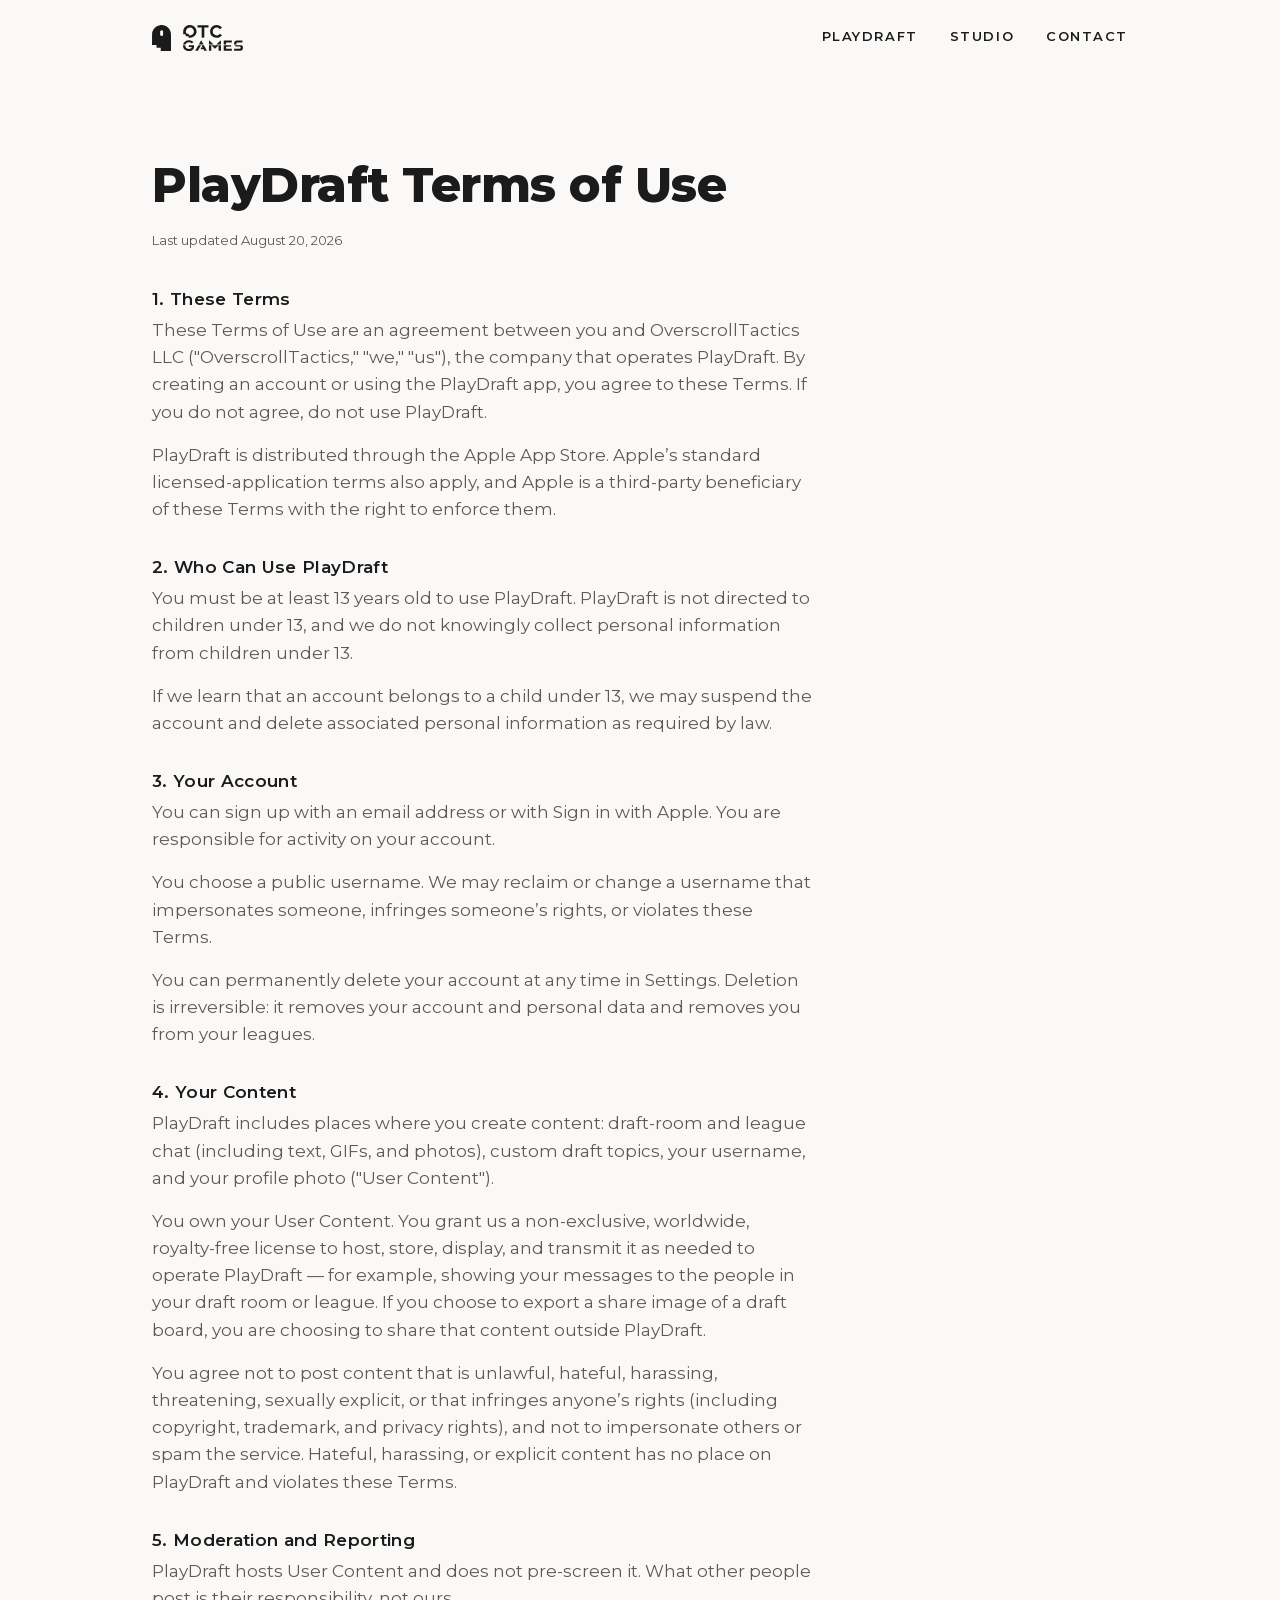
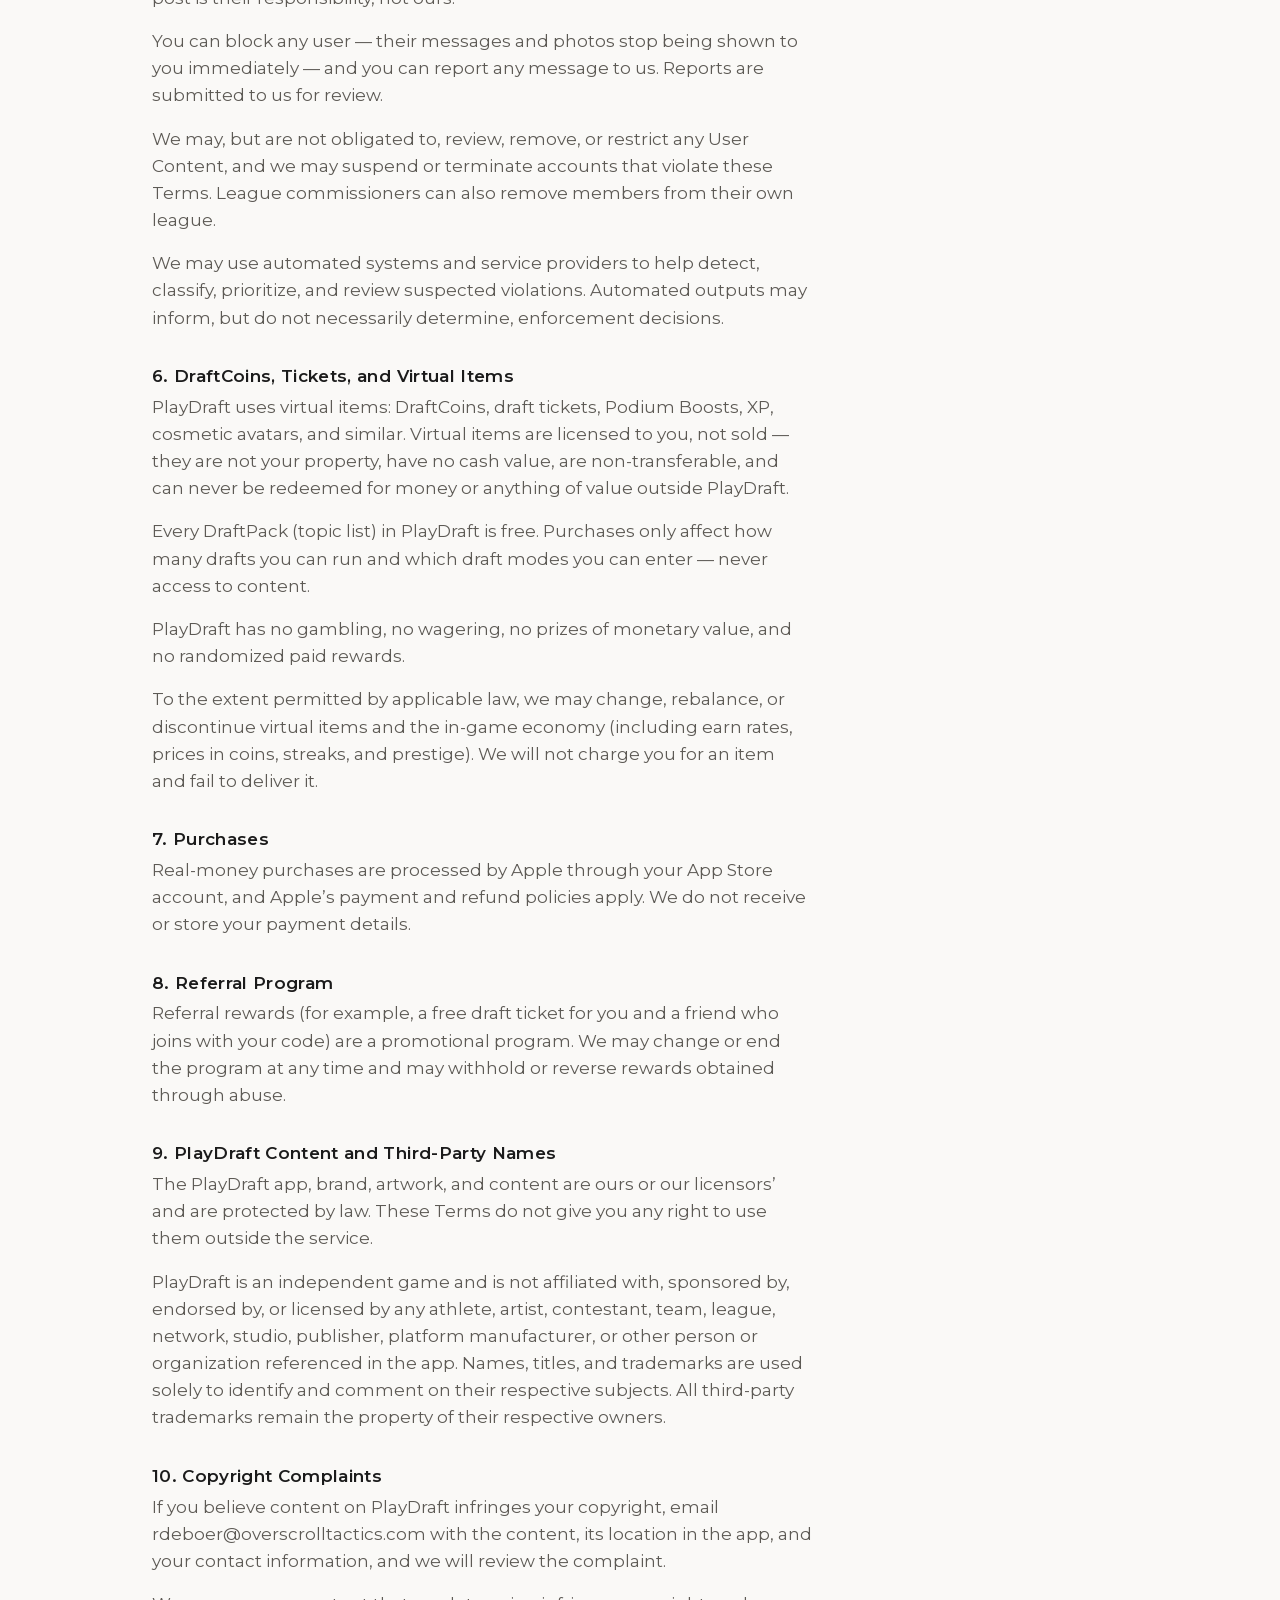
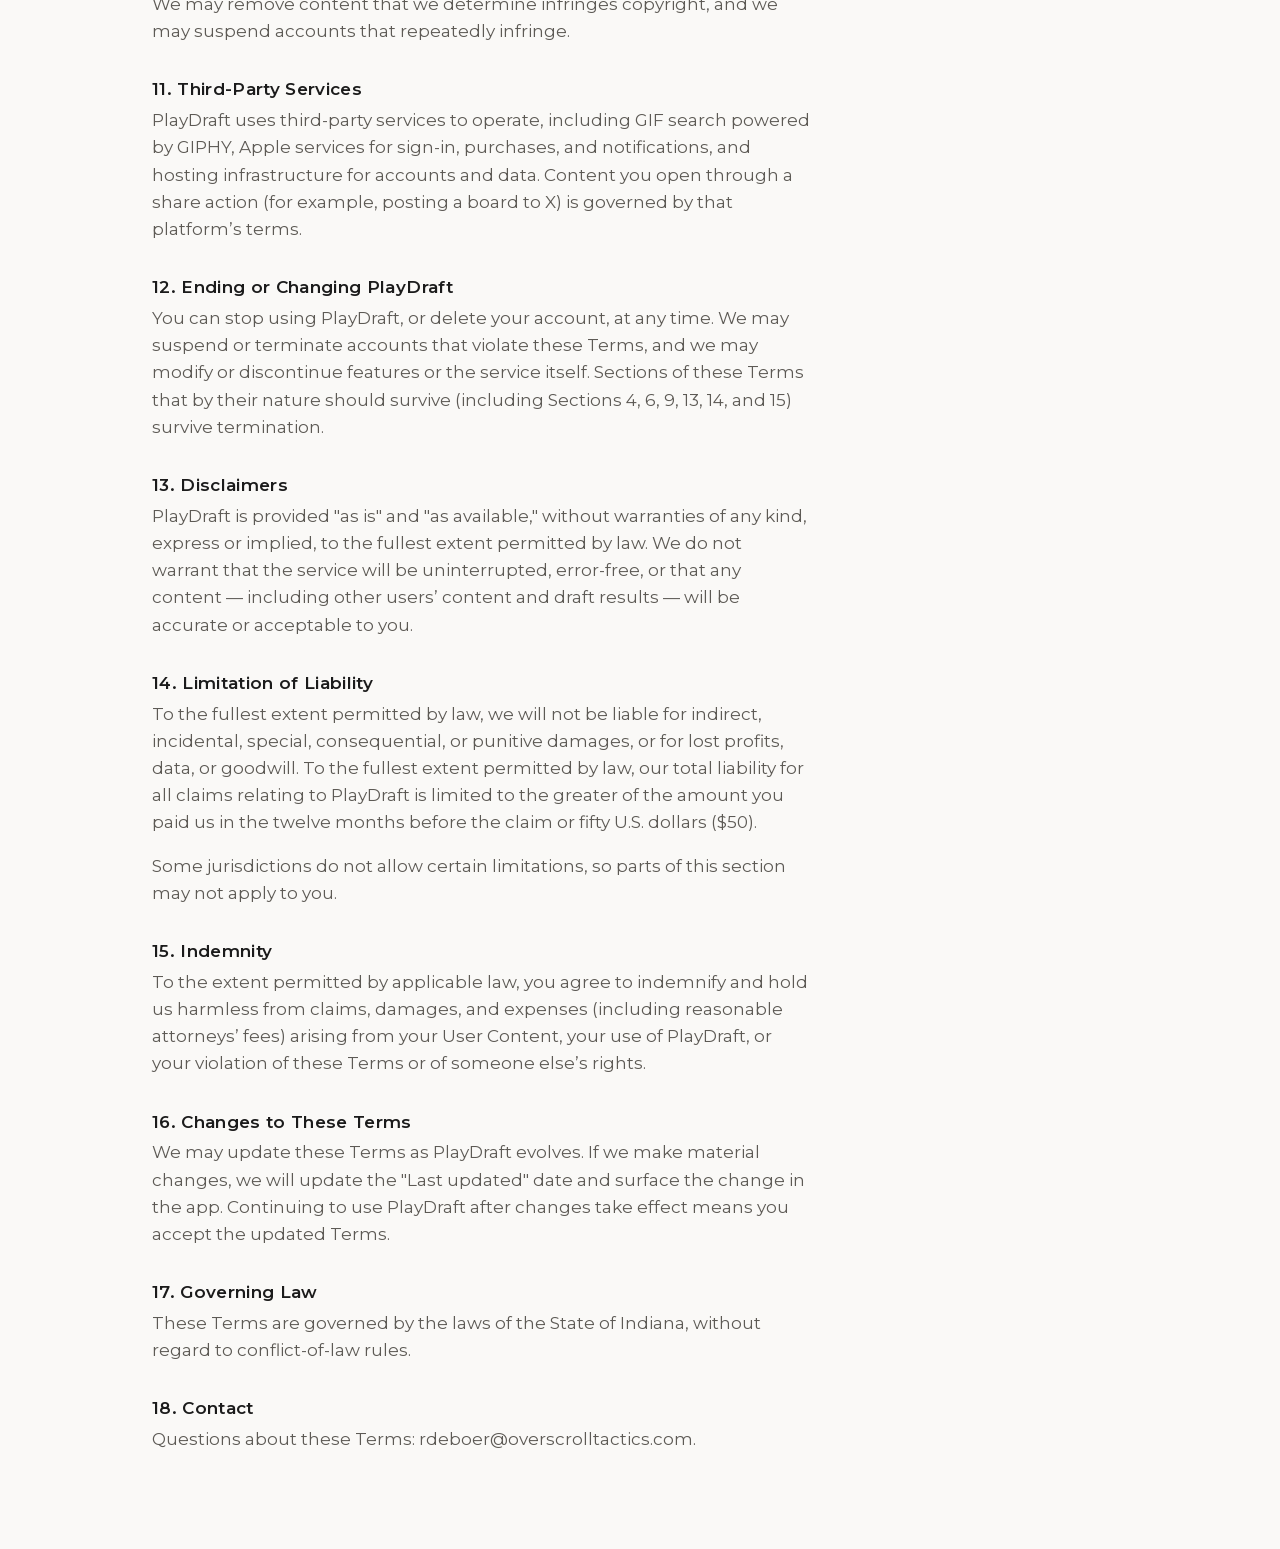
<file: terms.html>
<!DOCTYPE html>
<html lang="en">
<head>
<meta charset="utf-8">
<meta name="viewport" content="width=device-width, initial-scale=1">
<title>PlayDraft Terms of Use — OTC Games</title>
<meta name="description" content="Terms of Use for PlayDraft, the social drafting game for iPhone from OverscrollTactics LLC.">
<link rel="canonical" href="https://overscrolltactics.com/terms.html">
<meta name="theme-color" content="#faf9f7">
<link rel="icon" href="/assets/img/favicon.svg" type="image/svg+xml">
<link rel="stylesheet" href="/assets/css/site.css">
</head>
<!--
  GENERATED by tools/gen-legal-html.mjs in the PlayDraft repo — do not
  hand-edit. Mirrors src/features/legal/terms-content.ts, which is the single source of truth for the
  in-app screen. The App Store listing links here and reviewers compare the
  two, so regenerate after any change to the source rather than editing here.
-->
<body>
<header class="site-head">
  <a class="brand" href="/" aria-label="OTC Games home">
    <img class="brand-mark" src="/assets/img/wordmark.svg" alt="" width="19" height="26">
    <img class="brand-type" src="/assets/img/type.svg" alt="OTC Games" width="60" height="26">
  </a>
  <nav class="site-nav" aria-label="Site">
    <a href="/#playdraft">PlayDraft</a>
    <a href="/#studio">Studio</a>
    <a href="/#contact">Contact</a>
  </nav>
</header>

<main class="page">
  <div class="wrap">
    <h1>PlayDraft Terms of Use</h1>
    <p class="page-updated">Last updated August 20, 2026</p>
    <div class="prose">
      <h2>1. These Terms</h2>
      <p>These Terms of Use are an agreement between you and OverscrollTactics LLC ("OverscrollTactics," "we," "us"), the company that operates PlayDraft. By creating an account or using the PlayDraft app, you agree to these Terms. If you do not agree, do not use PlayDraft.</p>
      <p>PlayDraft is distributed through the Apple App Store. Apple’s standard licensed-application terms also apply, and Apple is a third-party beneficiary of these Terms with the right to enforce them.</p>

      <h2>2. Who Can Use PlayDraft</h2>
      <p>You must be at least 13 years old to use PlayDraft. PlayDraft is not directed to children under 13, and we do not knowingly collect personal information from children under 13.</p>
      <p>If we learn that an account belongs to a child under 13, we may suspend the account and delete associated personal information as required by law.</p>

      <h2>3. Your Account</h2>
      <p>You can sign up with an email address or with Sign in with Apple. You are responsible for activity on your account.</p>
      <p>You choose a public username. We may reclaim or change a username that impersonates someone, infringes someone’s rights, or violates these Terms.</p>
      <p>You can permanently delete your account at any time in Settings. Deletion is irreversible: it removes your account and personal data and removes you from your leagues.</p>

      <h2>4. Your Content</h2>
      <p>PlayDraft includes places where you create content: draft-room and league chat (including text, GIFs, and photos), custom draft topics, your username, and your profile photo ("User Content").</p>
      <p>You own your User Content. You grant us a non-exclusive, worldwide, royalty-free license to host, store, display, and transmit it as needed to operate PlayDraft — for example, showing your messages to the people in your draft room or league. If you choose to export a share image of a draft board, you are choosing to share that content outside PlayDraft.</p>
      <p>You agree not to post content that is unlawful, hateful, harassing, threatening, sexually explicit, or that infringes anyone’s rights (including copyright, trademark, and privacy rights), and not to impersonate others or spam the service. Hateful, harassing, or explicit content has no place on PlayDraft and violates these Terms.</p>

      <h2>5. Moderation and Reporting</h2>
      <p>PlayDraft hosts User Content and does not pre-screen it. What other people post is their responsibility, not ours.</p>
      <p>You can block any user — their messages and photos stop being shown to you immediately — and you can report any message to us. Reports are submitted to us for review.</p>
      <p>We may, but are not obligated to, review, remove, or restrict any User Content, and we may suspend or terminate accounts that violate these Terms. League commissioners can also remove members from their own league.</p>
      <p>We may use automated systems and service providers to help detect, classify, prioritize, and review suspected violations. Automated outputs may inform, but do not necessarily determine, enforcement decisions.</p>

      <h2>6. DraftCoins, Tickets, and Virtual Items</h2>
      <p>PlayDraft uses virtual items: DraftCoins, draft tickets, Podium Boosts, XP, cosmetic avatars, and similar. Virtual items are licensed to you, not sold — they are not your property, have no cash value, are non-transferable, and can never be redeemed for money or anything of value outside PlayDraft.</p>
      <p>Every DraftPack (topic list) in PlayDraft is free. Purchases only affect how many drafts you can run and which draft modes you can enter — never access to content.</p>
      <p>PlayDraft has no gambling, no wagering, no prizes of monetary value, and no randomized paid rewards.</p>
      <p>To the extent permitted by applicable law, we may change, rebalance, or discontinue virtual items and the in-game economy (including earn rates, prices in coins, streaks, and prestige). We will not charge you for an item and fail to deliver it.</p>

      <h2>7. Purchases</h2>
      <p>Real-money purchases are processed by Apple through your App Store account, and Apple’s payment and refund policies apply. We do not receive or store your payment details.</p>

      <h2>8. Referral Program</h2>
      <p>Referral rewards (for example, a free draft ticket for you and a friend who joins with your code) are a promotional program. We may change or end the program at any time and may withhold or reverse rewards obtained through abuse.</p>

      <h2>9. PlayDraft Content and Third-Party Names</h2>
      <p>The PlayDraft app, brand, artwork, and content are ours or our licensors’ and are protected by law. These Terms do not give you any right to use them outside the service.</p>
      <p>PlayDraft is an independent game and is not affiliated with, sponsored by, endorsed by, or licensed by any athlete, artist, contestant, team, league, network, studio, publisher, platform manufacturer, or other person or organization referenced in the app. Names, titles, and trademarks are used solely to identify and comment on their respective subjects. All third-party trademarks remain the property of their respective owners.</p>

      <h2>10. Copyright Complaints</h2>
      <p>If you believe content on PlayDraft infringes your copyright, email rdeboer@overscrolltactics.com with the content, its location in the app, and your contact information, and we will review the complaint.</p>
      <p>We may remove content that we determine infringes copyright, and we may suspend accounts that repeatedly infringe.</p>

      <h2>11. Third-Party Services</h2>
      <p>PlayDraft uses third-party services to operate, including GIF search powered by GIPHY, Apple services for sign-in, purchases, and notifications, and hosting infrastructure for accounts and data. Content you open through a share action (for example, posting a board to X) is governed by that platform’s terms.</p>

      <h2>12. Ending or Changing PlayDraft</h2>
      <p>You can stop using PlayDraft, or delete your account, at any time. We may suspend or terminate accounts that violate these Terms, and we may modify or discontinue features or the service itself. Sections of these Terms that by their nature should survive (including Sections 4, 6, 9, 13, 14, and 15) survive termination.</p>

      <h2>13. Disclaimers</h2>
      <p>PlayDraft is provided "as is" and "as available," without warranties of any kind, express or implied, to the fullest extent permitted by law. We do not warrant that the service will be uninterrupted, error-free, or that any content — including other users’ content and draft results — will be accurate or acceptable to you.</p>

      <h2>14. Limitation of Liability</h2>
      <p>To the fullest extent permitted by law, we will not be liable for indirect, incidental, special, consequential, or punitive damages, or for lost profits, data, or goodwill. To the fullest extent permitted by law, our total liability for all claims relating to PlayDraft is limited to the greater of the amount you paid us in the twelve months before the claim or fifty U.S. dollars ($50).</p>
      <p>Some jurisdictions do not allow certain limitations, so parts of this section may not apply to you.</p>

      <h2>15. Indemnity</h2>
      <p>To the extent permitted by applicable law, you agree to indemnify and hold us harmless from claims, damages, and expenses (including reasonable attorneys’ fees) arising from your User Content, your use of PlayDraft, or your violation of these Terms or of someone else’s rights.</p>

      <h2>16. Changes to These Terms</h2>
      <p>We may update these Terms as PlayDraft evolves. If we make material changes, we will update the "Last updated" date and surface the change in the app. Continuing to use PlayDraft after changes take effect means you accept the updated Terms.</p>

      <h2>17. Governing Law</h2>
      <p>These Terms are governed by the laws of the State of Indiana, without regard to conflict-of-law rules.</p>

      <h2>18. Contact</h2>
      <p>Questions about these Terms: rdeboer@overscrolltactics.com.</p>
    </div>
  </div>
</main>
</body>
</html>
</file>
<file: assets/css/site.css>
/* OTC Games — overscrolltactics.com
   Tokens first; brand ink + one scarce accent. */

@font-face {
  font-family: "Montserrat";
  font-style: normal;
  font-weight: 100 900;
  font-display: swap;
  src: url("/assets/fonts/montserrat-var-latin.woff2") format("woff2");
  unicode-range: U+0000-00FF, U+0131, U+0152-0153, U+02BB-02BC, U+02C6, U+02DA,
    U+02DC, U+0304, U+0308, U+0329, U+2000-206F, U+20AC, U+2122, U+2191, U+2193,
    U+2212, U+2215, U+FEFF, U+FFFD;
}

:root {
  --paper: #faf9f7;
  --ink: #1b1b1b;
  --accent: #f03d01;
  /* burn-off ramp: bloom heat and cooling char between accent and ink */
  --ember-hot: #ff5a14;
  --ember-char: #501c07;
  --muted: #5d5a55;
  --line: rgba(27, 27, 27, 0.14);
  --band-text: #f4f1ec;
  --band-muted: #b6b0a8;
  --band-line: rgba(244, 241, 236, 0.16);
  /* raised surfaces on paper — derived from ink, not a new hue */
  --surface: #f2f0ec;
  --surface-line: rgba(27, 27, 27, 0.07);
  --r-panel: clamp(1.25rem, 2vw, 1.75rem);
  --r-card: 0.875rem;
  --wrap: 66rem;
  --gutter: clamp(1.25rem, 4vw, 2.5rem);
  /* hero lockup width; the emblem, the pieces and the wordmark all derive from it */
  --L: min(80vw, 34rem);
}

* { box-sizing: border-box; }

html {
  scroll-behavior: smooth;
  -webkit-text-size-adjust: 100%;
}

body {
  margin: 0;
  background: var(--paper);
  color: var(--ink);
  font-family: "Montserrat", "Avenir Next", "Segoe UI", system-ui, sans-serif;
  font-size: clamp(1rem, 0.96rem + 0.2vw, 1.0625rem);
  line-height: 1.6;
}

::selection { background: var(--accent); color: #fff; }

img, svg { display: block; max-width: 100%; }

a { color: inherit; }

:focus-visible {
  outline: 2px solid var(--accent);
  outline-offset: 3px;
  border-radius: 2px;
}

.visually-hidden {
  position: absolute;
  width: 1px;
  height: 1px;
  margin: -1px;
  padding: 0;
  overflow: hidden;
  clip-path: inset(50%);
  white-space: nowrap;
}

.skip {
  position: absolute;
  left: -999px;
  top: 0;
  background: var(--ink);
  color: var(--paper);
  padding: 0.6rem 1rem;
  z-index: 50;
}
.skip:focus { left: 0.5rem; top: 0.5rem; }

.wrap {
  max-width: var(--wrap);
  margin-inline: auto;
  padding-inline: var(--gutter);
}

/* Inline brand SVGs carry no fill of their own — they take it from tokens. */
.watermark path { fill: currentColor; }

/* ---------- Header ---------- */

.site-head {
  position: absolute;
  inset: 0 0 auto 0;
  z-index: 10;
  display: flex;
  align-items: center;
  justify-content: space-between;
  gap: 1rem;
  max-width: var(--wrap);
  margin-inline: auto;
  padding: 1.4rem var(--gutter);
}

.brand {
  display: flex;
  align-items: center;
  gap: 0.75rem;
  text-decoration: none;
  flex: none; /* the nav is the flexible one — never squeeze the mark */
}
.brand-mark { height: 26px; width: auto; }
.brand-type { height: 26px; width: auto; } /* two-line "OTC / GAMES" */

.site-nav {
  display: flex;
  gap: clamp(1rem, 3vw, 2rem);
}
.site-nav a {
  font-size: 0.8125rem;
  font-weight: 600;
  letter-spacing: 0.12em;
  text-transform: uppercase;
  text-decoration: none;
  white-space: nowrap;
  padding: 0.25rem 0;
  border-bottom: 2px solid transparent;
}
.site-nav a:hover { border-bottom-color: var(--accent); }

/* ---------- Hero ---------- */

.hero {
  min-height: 100svh;
  display: grid;
  place-content: center;
  justify-items: center;
  text-align: center;
  padding: 5.5rem var(--gutter) 3rem;
  position: relative;
}

/* Lockup box reserves the *finished* logo (503.11 × 182.13) so nothing shifts.
   The SVG viewBox runs 30u taller; the extra sits in the lockup's bottom
   margin. Pieces spawn above the viewBox and are clipped by it, so they
   enter from the board's top edge like a real playfield. */
.lockup {
  position: relative;
  width: var(--L);
  aspect-ratio: 503.11 / 182.13;
  margin-bottom: 2.5rem;
}
.lockup-svg {
  position: absolute;
  left: 0;
  top: 0;
  width: 100%;
  height: 116.593%; /* 212.35 / 182.13 — matches the viewBox, so no letterboxing */
}

.lockup-replay {
  position: absolute;
  inset: 0;
  z-index: 5;
  background: none;
  border: 0;
  padding: 0;
  cursor: pointer;
  border-radius: 6px;
}

.hero-line {
  margin: 0 0 1.6rem;
  font-size: clamp(1.05rem, 1rem + 0.6vw, 1.375rem);
  max-width: 30ch;
  line-height: 1.45;
}
.hero-line strong { font-weight: 600; }

.hero-cta { margin: 0; }

.scroll-cue {
  position: absolute;
  bottom: 1.75rem;
  left: 50%;
  translate: -50% 0;
  width: 4px;
  height: 26px;
  border-radius: 2px;
  background: var(--accent);
}

/* ----- Playfield timeline (only when .play is set) -----
   One board, one grammar. A 4×4 grid sits on the emblem's footprint and
   four classic tetrominoes fill it exactly: I, O, J, L. Every move is a
   whole-cell jump on one gravity clock — 60ms a row for every piece — and
   every path is collision-legal against the stack. Easing is reserved for
   what happens after the clear. The falling piece is the hottest orange on
   the board; it cools to accent at its lock, with a tick of compression so
   the collision reads. Like the real game, the next piece spawns at the
   previous lock — the lock beat plays out under the next fall.

      0  board fades in             960  L tower · right lane, board full
    200  I hard-drops · the floor  1140  L locks — hold the full board
    460  O falls · steers left     1300  THE CUT — blade crosses, 60ms/column
    760  J tower · nub caps the O  1560  blade lifts, types the name; paint dries

   The cutter pass is the causal hinge: an accent blade sweeps the stack one
   column per tick, the die-cut mark is what it leaves behind, and the four
   waste scraps — both shoulders, the jaw steps, the eye slug — detach and
   tumble off with real gravity as the blade frees them. Game pieces move on
   the grid clock; freed scraps fall continuously. The same bar then lifts,
   crosses the gap, and types the wordmark: one tool, cut then signed. The
   mark dries like paint — wet accent, char, ink — with a flat bleed that
   wicks into the paper and retreats before the black sets. No orange may
   outlive the black. One pass, one bleed — never a strobe (WCAG 2.3.1). */

/* Base paint. The grid is a hint, not a texture; the paper seams keep the
   stack reading as separate blocks until the cutter takes them. */
.grid { stroke: var(--ink); stroke-opacity: 0.08; fill: none; opacity: 0; }
.tet  { opacity: 0; }
.tet path,
.tet rect { fill: var(--ember-hot); stroke: var(--paper); stroke-width: 1; }
/* Cutter rig. The clip rects rest open — the finished mark must survive
   no-JS and between replays — and the play animations pull them shut from
   t=0 with their backwards fill. Offcuts carry the stack's settled colour
   so the cut is seamless at the blade. */
.cut-behind, .cut-ahead { transform: translateX(0); }
/* The blade shows dark against the orange sheet; the same bar shows accent
   against the paper when it returns to type. Visibility follows the ground. */
.cut-bar { fill: var(--ink); opacity: 0; }
.offcut  { fill: var(--accent); transform-box: fill-box; transform-origin: center; }
.emblem  { fill: var(--ink); opacity: 0; }
.type   { fill: var(--ink); }
/* Wipe rect and caret live in user space; both step the full width of the
   wordmark, so one shared travel distance keeps the caret welded to the edge.
   They rest fully open — the wordmark has to be readable with no JS, under
   reduced motion, and between replays. The animation's backwards fill is what
   pulls the wipe off-screen for the reveal. */
.type-wipe,
.type-caret { transform: translateX(0); }
.type-caret { fill: var(--accent); opacity: 0; }
/* Burn-off bloom. The svg is sized to the emblem's share of the lockup so
   the two paths land exactly on the mark; overflow stays visible so the
   glow can leave the canvas and bleed into the paper. */
.burn-svg {
  position: absolute;
  left: 0;
  top: 0;
  width: 26.917%; /* 135.41 / 503.11 — the emblem's share of the lockup */
  height: 100%;
  overflow: visible;
  pointer-events: none;
}
.burn {
  opacity: 0;
  transform-box: fill-box;
  transform-origin: center;
}
.burn-halo { fill: var(--ember-hot); }
.burn-core { fill: var(--ember-hot); }

/* The board establishes first, empty, and leaves as the cutter starts. */
.play .grid { animation: fade-in 140ms linear both,
                         fade-out 80ms linear 1300ms both; }
/* Groups carry the travel; children carry the lock beat, so the two
   transforms never fight. Travel is linear ticks — mechanical while moving,
   polish only after the clear. */
.play .tetI { animation: show 1ms steps(1, end) 200ms both,
                         tetI-drop 240ms steps(4, end) 200ms both,
                         tet-off 1ms steps(1, end) 1560ms both; }
.play .tetI > * { animation: tet-lock 120ms linear 440ms both; }
.play .tetO { animation: show 1ms steps(1, end) 460ms both,
                         tetO-path 280ms linear 460ms both,
                         tet-off 1ms steps(1, end) 1560ms both; }
.play .tetO > * { animation: tet-lock 120ms linear 740ms both; }
.play .tetJ { animation: show 1ms steps(1, end) 760ms both,
                         tower-drop 180ms steps(3, end) 760ms both,
                         tet-off 1ms steps(1, end) 1560ms both; }
.play .tetJ > * { animation: tet-lock 120ms linear 940ms both; }
.play .tetL { animation: show 1ms steps(1, end) 960ms both,
                         tower-drop 180ms steps(3, end) 960ms both,
                         tet-off 1ms steps(1, end) 1560ms both; }
.play .tetL > * { animation: tet-lock 120ms linear 1140ms both; }
/* The cutter pass: blade and both clip edges jump together, one column per
   60ms tick — the same clock the pieces fell on. Ahead of the blade the
   stack remains; behind it, the cut mark and its scraps. */
.play .cut-behind { animation: cut-sweep-behind 240ms steps(4, end) 1300ms both; }
.play .cut-ahead  { animation: cut-sweep-ahead 240ms steps(4, end) 1300ms both; }
.play .cut-bar    { animation: cut-sweep-bar 240ms steps(4, end) 1300ms both,
                               caret-out 240ms linear 1300ms both; }
/* Offcuts drop once the blade has fully passed them — a short attached
   beat, then gravity. Scraps are no longer game pieces, so they fall
   continuously and tumble; the game is over, the shop floor is real. */
.play .oc1 { animation: oc-fall-l 500ms cubic-bezier(0.5, 0, 0.9, 0.6) 1430ms both, oc-dry 500ms linear 1430ms both; }
.play .oc3 { animation: oc-fall-jaw 380ms cubic-bezier(0.5, 0, 0.9, 0.6) 1460ms both, oc-dry 380ms linear 1460ms both; }
.play .oc4 { animation: oc-fall-slug 500ms cubic-bezier(0.5, 0, 0.9, 0.6) 1500ms both, oc-dry 500ms linear 1500ms both; }
.play .oc2 { animation: oc-fall-r 500ms cubic-bezier(0.5, 0, 0.9, 0.6) 1550ms both, oc-dry 500ms linear 1550ms both; }
/* The paint dries: the cut mark holds wet accent, sinks through char, and
   sets as the exact header ink. */
.play .emblem { animation: emblem-dry 1050ms linear 1300ms both; }
/* The same bar returns for its second job: the wordmark types itself on in
   twelve 35ms cells, then dries on the same ramp as the mark. */
.play .type-wipe  { animation: type-wipe 420ms steps(12, end) 1560ms both; }
.play .type-caret { animation: type-wipe 420ms steps(12, end) 1560ms both,
                               caret-out 420ms linear 1560ms both; }
.play .type       { animation: type-cool 640ms linear 1620ms both; }
/* The wet bleed: flat pigment wicking a few pixels into the paper once the
   mark is whole, retreating as it dries. Gone well before the ink sets —
   no orange survives the black. */
.play .burn-core  { animation: burn-core 300ms cubic-bezier(0.22, 1, 0.36, 1) 1560ms both; }
.play .burn-halo  { animation: burn-halo 420ms cubic-bezier(0.22, 1, 0.36, 1) 1560ms both; }

.play .hero-line  { animation: rise-in 0.45s ease-out 2.15s both; }
.play .hero-cta   { animation: rise-in 0.45s ease-out 2.27s both; }
.play .scroll-cue { animation: fade-in 0.4s ease-out 2.43s both, cue-nudge 1.2s ease-in-out 2.9s 3; }

@keyframes show { to { opacity: 1; } }
@keyframes fade-out { to { opacity: 0; } }

/* Gravity on a grid clock: every jump is one whole row, 60ms a row. */
@keyframes tetI-drop  { from { transform: translateY(-183px); } to { transform: translateY(0); } }
@keyframes tower-drop { from { transform: translateY(-138px); } to { transform: translateY(0); } }
/* The O: two ticks down the right lane — nothing there yet to stop it —
   one sidestep left, one tick onto the I. The steer is the single lateral
   gesture; it exists so the fall reads as played, not scheduled. */
@keyframes tetO-path {
  0%   { transform: translate(33.85px, -138px); animation-timing-function: steps(1, end); }
  25%  { transform: translate(33.85px, -92px); animation-timing-function: steps(1, end); }
  50%  { transform: translate(33.85px, -46px); animation-timing-function: steps(1, end); }
  75%  { transform: translate(0px, -46px); animation-timing-function: steps(1, end); }
  100% { transform: translate(0, 0); }
}
/* The lock beat: the falling heat collides — a tick of pale flash, 1.5px of
   compression — and settles to resting accent. */
@keyframes tet-lock {
  0%   { fill: var(--ember-hot); transform: translateY(0); }
  35%  { fill: #ffc9a3; transform: translateY(1.5px); }
  100% { fill: var(--accent); transform: translateY(0); }
}
@keyframes tet-off { to { opacity: 0; } }
/* The blade and its two clip edges travel the board in four column ticks.
   The bar rides just behind the cut edge. */
@keyframes cut-sweep-behind { from { transform: translateX(-137.5px); } to { transform: translateX(0); } }
@keyframes cut-sweep-ahead  { from { transform: translateX(0); } to { transform: translateX(137.5px); } }
@keyframes cut-sweep-bar    { from { transform: translateX(0); } to { transform: translateX(139px); } }
/* Scraps: continuous gravity, a little tumble, exits chosen so nothing
   drifts into the wordmark's lane. The clip swallows them at its edges. */
@keyframes oc-fall-l    { to { transform: translate(-46px, 236px) rotate(-16deg); } }
@keyframes oc-fall-r    { to { transform: translate(-10px, 240px) rotate(7deg); } }
@keyframes oc-fall-jaw  { to { transform: translate(-18px, 110px) rotate(-8deg); } }
@keyframes oc-fall-slug { to { transform: translate(6px, 200px) rotate(12deg); } }
/* Freed scraps are thin — they dry first, darkening as they fall. This is
   also what keeps the eye slug legible while it tumbles over the wet mark. */
@keyframes oc-dry { to { fill: #8a2d08; } }
/* The paint dries. The blade exposes the mark wet — brighter than the
   settled stack, which is what makes the cut legible — then the pigment
   deepens to accent, sinks through char, and sets as ink. Slowest move in
   the sequence on purpose — the whole build exists to arrive here, so the
   last thing the eye does is watch the orange go out. */
@keyframes emblem-dry {
  0%   { opacity: 1; fill: var(--ember-hot); }
  26%  { fill: var(--ember-hot); }
  48%  { fill: var(--accent); }
  72%  { fill: var(--ember-char); }
  100% { opacity: 1; fill: var(--ink); }
}
/* The bloom: flare fast, dissipate slow, drifting outward as it cools.
   Deliberately faint — it is the heat leaving the mark, not a glow effect.
   Anything stronger competes with the colour burn happening on the glyph. */
@keyframes burn-core {
  0%   { opacity: 0; transform: scale(0.99); }
  16%  { opacity: 0.34; }
  100% { opacity: 0; transform: scale(1.02); }
}
@keyframes burn-halo {
  0%   { opacity: 0; transform: scale(1); }
  18%  { opacity: 0.2; }
  100% { opacity: 0; transform: scale(1.05); }
}
@keyframes type-wipe {
  from { transform: translateX(-346px); }
  to   { transform: translateX(0); }
}
/* On through the reveal, out before it can overlap the final S. */
@keyframes caret-out {
  0%   { opacity: 0; }
  4%   { opacity: 1; }
  82%  { opacity: 1; }
  96%  { opacity: 0; }
  100% { opacity: 0; }
}
/* The name arrives hot and cools to ink alongside the emblem. */
@keyframes type-cool {
  0%   { fill: var(--accent); }
  26%  { fill: var(--accent); }
  60%  { fill: var(--ember-char); }
  100% { fill: var(--ink); }
}
@keyframes fade-in { from { opacity: 0; } to { opacity: 1; } }
@keyframes rise-in {
  from { opacity: 0; transform: translateY(12px); }
  to   { opacity: 1; transform: translateY(0); }
}
@keyframes cue-nudge {
  0%, 100% { transform: translateY(0); }
  50%      { transform: translateY(6px); }
}

/* Resting state: no-JS, reduced motion, and between replays. The canonical
   path and the wordmark are the only things visible — never a stray piece. */
.hero:not(.play) .grid,
.hero:not(.play) .tet,
.hero:not(.play) .offcut,
.hero:not(.play) .cut-bar,
.hero:not(.play) .burn,
.hero:not(.play) .type-caret { opacity: 0; }
.hero:not(.play) .emblem { opacity: 1; }

@media (prefers-reduced-motion: reduce) {
  html { scroll-behavior: auto; }
  .play .grid, .play .tet, .play .offcut, .play .cut-bar { animation: none; opacity: 0; }
  .play .tet > * { animation: none; }
  .play .cut-behind, .play .cut-ahead { animation: none; transform: translateX(0); }
  .play .burn { animation: none; opacity: 0; }
  .play .type-wipe { animation: none; transform: translateX(0); }
  .play .type-caret { animation: none; opacity: 0; }
  .play .emblem { animation: none; opacity: 1; }
  .play .type { animation: fade-in 110ms linear both; }
  .play .hero-line, .play .hero-cta { animation: fade-in 110ms linear both; }
  .play .scroll-cue { animation: none; }
}

/* ---------- Shared bits ---------- */

/* Keyword emphasis.
   .hl is the loud one: solid accent, white text. Display sizes only — at 3.9:1
   it clears AA for large text but not for body copy. One per heading, and never
   two visible in the same viewport, or the accent stops meaning anything.
   .hl-soft is the body-copy version: an accent wash under ink, so contrast
   stays where it was. Both clone their decoration so they survive a line wrap. */
.hl,
.hl-soft {
  border-radius: 3px;
  -webkit-box-decoration-break: clone;
  box-decoration-break: clone;
}
.hl {
  background: var(--accent);
  color: #fff;
  padding: 0.04em 0.2em 0.1em;
}
.hl-soft {
  background: rgba(240, 61, 1, 0.13);
  padding: 0.08em 0.26em;
}
.studio .hl-soft {
  background: rgba(240, 61, 1, 0.26);
  color: var(--band-text);
}

.kicker {
  display: flex;
  align-items: center;
  gap: 0.6rem;
  margin: 0 0 1rem;
  font-size: 0.75rem;
  font-weight: 600;
  letter-spacing: 0.16em;
  text-transform: uppercase;
  color: var(--muted);
}
.kicker .tick {
  width: 4px;
  height: 16px;
  border-radius: 2px;
  background: var(--accent);
}

h1, h2 {
  font-weight: 800;
  line-height: 1.05;
  letter-spacing: -0.01em;
  margin: 0 0 1.25rem;
}
h2 { font-size: clamp(2.1rem, 1.5rem + 2.6vw, 3.4rem); }

.lede {
  font-size: clamp(1.0625rem, 1rem + 0.5vw, 1.3125rem);
  line-height: 1.55;
  max-width: 34ch;
  margin: 0 0 2rem;
}

.btn {
  display: inline-block;
  background: var(--ink);
  color: var(--paper);
  text-decoration: none;
  font-weight: 600;
  font-size: 0.9375rem;
  letter-spacing: 0.02em;
  padding: 0.95rem 1.5rem;
  border-radius: 3px;
  border: 0;
  transition: transform 0.15s ease, background 0.15s ease;
}
.btn:hover { background: #000; transform: translateY(-1px); }
.btn:active { transform: translateY(0); }

/* ---------- PlayDraft ---------- */

.playdraft {
  padding: clamp(4rem, 10vw, 7.5rem) 0;
  /* Keep the oversized poster at its original scale; crop at the viewport. */
  overflow-x: clip;
}

.split {
  display: grid;
  grid-template-columns: minmax(0, 7fr) minmax(0, 4fr);
  gap: clamp(2.5rem, 6vw, 5rem);
  align-items: center;
}

.feature-rows {
  list-style: none;
  margin: 0 0 2.25rem;
  padding: 0;
}
.feature-rows li {
  display: grid;
  grid-template-columns: 9.5rem 1fr;
  gap: 1rem;
  padding: 1rem 0;
  border-top: 1px solid var(--line);
}
.feature-rows li:last-child { border-bottom: 1px solid var(--line); }
.feature-rows h3 {
  margin: 0;
  font-size: 0.8125rem;
  font-weight: 600;
  letter-spacing: 0.12em;
  text-transform: uppercase;
  line-height: 1.5;
  padding-top: 0.2rem;
}
.feature-rows p { margin: 0; color: var(--muted); font-size: 0.9375rem; line-height: 1.55; }

.store { display: flex; flex-wrap: wrap; align-items: center; gap: 1rem 1.25rem; }
.store-note {
  margin: 0;
  font-size: 0.875rem;
  color: var(--muted);
  max-width: 24ch;
  line-height: 1.5;
}
.store-note a { color: var(--ink); font-weight: 600; }

/* ---------- Studio band ---------- */

.studio {
  position: relative;
  overflow: hidden;
  background: var(--ink);
  color: var(--band-text);
  padding: clamp(4rem, 10vw, 7.5rem) 0;
}
.studio .kicker { color: var(--band-muted); }
.studio .lede { max-width: 44ch; }
.studio .lede strong { font-weight: 600; color: #fff; }

/* Emblem is portrait (0.74:1), so size it off the band height, not the width. */
.watermark {
  position: absolute;
  right: -3%;
  top: 50%;
  translate: 0 -50%;
  width: min(17rem, 34vw);
  color: var(--band-text);
  opacity: 0.05;
  pointer-events: none;
}

.facts {
  margin: 3rem 0 0;
  max-width: 38rem;
}
.facts > div {
  display: grid;
  grid-template-columns: 10.5rem 1fr;
  gap: 1rem;
  padding: 0.9rem 0;
  border-top: 1px solid var(--band-line);
}
.facts > div:last-child { border-bottom: 1px solid var(--band-line); }
.facts dt {
  font-size: 0.75rem;
  font-weight: 600;
  letter-spacing: 0.14em;
  text-transform: uppercase;
  color: var(--band-muted);
  padding-top: 0.15rem;
}
.facts dd { margin: 0; font-size: 0.9375rem; }
.facts dd a { color: var(--band-text); }

/* ---------- Footer ---------- */

.site-foot { padding: 2.5rem 0 3rem; }
.foot-row {
  display: flex;
  flex-wrap: wrap;
  align-items: center;
  justify-content: space-between;
  gap: 1rem 2rem;
  border-top: 1px solid var(--line);
  padding-top: 2rem;
}
.foot-type { height: 22px; width: auto; }
.foot-row p { margin: 0; font-size: 0.8125rem; color: var(--muted); }
.foot-links { display: flex; flex-wrap: wrap; gap: 0.5rem 1.5rem; }
.foot-links a {
  font-size: 0.8125rem;
  color: var(--muted);
  text-decoration: none;
  border-bottom: 1px solid transparent;
}
.foot-links a:hover { color: var(--ink); border-bottom-color: var(--accent); }

/* ---------- Inner pages (privacy, support, 404) ---------- */

.page {
  min-height: 60svh;
  padding: clamp(7rem, 16vw, 10rem) 0 clamp(3rem, 8vw, 5rem);
}
.page h1 { font-size: clamp(2rem, 1.5rem + 2.2vw, 3rem); }
.page .prose { max-width: 60ch; }
.page .prose h2 {
  font-size: 1.0625rem;
  font-weight: 600;
  letter-spacing: 0.02em;
  margin: 2.25rem 0 0.5rem;
}
.page .prose p { margin: 0 0 1rem; color: var(--muted); }
.page .prose p strong { color: var(--ink); }
.page .prose a { color: var(--ink); font-weight: 600; }
.page-updated {
  font-size: 0.8125rem;
  color: var(--muted);
  margin: 0 0 2.5rem;
}

.oops { text-align: center; place-content: center; display: grid; }
.oops .m-arc-static { width: min(6rem, 24vw); margin: 0 auto 2rem; }
.oops .playdraft-invite-mark { display: none; width: min(6rem, 24vw); height: auto; margin: 0 auto 2rem; }
.oops.is-playdraft-invite .m-arc-static { display: none; }
.oops.is-playdraft-invite .playdraft-invite-mark { display: block; }
.oops p { color: var(--muted); margin: 0 0 2rem; }

/* ---------- Responsive ---------- */

@media (max-width: 880px) {
  .split { grid-template-columns: 1fr; }
  .pd-visual { order: 2; }
}

@media (max-width: 640px) {
  .feature-rows li { grid-template-columns: 1fr; gap: 0.2rem; }
  .facts > div { grid-template-columns: 1fr; gap: 0.2rem; }
  .foot-row { flex-direction: column; align-items: flex-start; }
}

@media (max-width: 420px) {
  .brand-type { display: none; }
  :root { --L: 86vw; }
  /* Buy the nav enough room to sit on one line beside the mark at 320px. */
  .site-head { padding-inline: 1rem; }
  .site-nav { gap: 0.7rem; }
  .site-nav a { font-size: 0.75rem; letter-spacing: 0.08em; }
}

/* ==========================================================================
   PlayDraft product page
   Surfaces instead of rules: one large media stage carries the hero, the
   supporting content sits on calm rounded cards, and the accent stays scarce.
   ========================================================================== */

/* ----- Hero stage: copy column + media panel, centred in the first screen --- */

.pd-stage {
  min-height: 100svh;
  display: grid;
  align-content: center;
  padding: clamp(6rem, 12vw, 8rem) 0 clamp(2.5rem, 6vw, 4rem);
  /* Keep the full-bleed reel at its scale; crop at the viewport. */
  overflow-x: clip;
}
.pd-stage-grid {
  display: grid;
  grid-template-columns: minmax(0, 1fr) minmax(0, 1fr);
  gap: clamp(2rem, 4vw, 3.5rem);
  align-items: center;
}
/* Sized so the headline holds two lines in its own column — the whole stage
   has to clear one viewport, and the headline is what blows that budget. */
.pd-copy h1 {
  font-size: clamp(2.1rem, 1.4rem + 2.6vw, 2.9rem);
  margin-bottom: 1.15rem;
}
.pd-copy .lede { max-width: 36ch; margin-bottom: 1.6rem; }

.panel {
  background: var(--surface);
  border-radius: var(--r-panel);
}
.pd-media {
  display: grid;
  place-items: center;
  padding: clamp(1.5rem, 4vw, 3rem);
  min-height: min(72svh, 44rem);
}
/* Bound the phone by viewport height so the stage always fits one screen. */
.pd-media .device {
  width: min(17rem, 26svh, 62vw);
  box-shadow: 0 34px 60px -28px rgba(27, 27, 27, 0.42),
              0 4px 14px -6px rgba(27, 27, 27, 0.22);
}

/* Quiet inline links, the way the footer of a one-screen page reads. */
.pd-quiet {
  display: flex;
  flex-wrap: wrap;
  gap: 0.35rem 1.5rem;
  margin: 2.25rem 0 0;
  padding: 0;
  list-style: none;
}
.pd-quiet a {
  font-size: 0.8125rem;
  color: var(--muted);
  text-decoration: none;
  border-bottom: 1px solid transparent;
}
.pd-quiet a:hover { color: var(--ink); border-bottom-color: var(--accent); }

.pd-meta {
  display: flex;
  flex-wrap: wrap;
  gap: 0.5rem;
  margin: 0 0 1.9rem;
  padding: 0;
  list-style: none;
}
.pd-meta li {
  font-size: 0.7rem;
  font-weight: 600;
  letter-spacing: 0.09em;
  text-transform: uppercase;
  color: var(--muted);
  background: var(--surface);
  border-radius: 999px;
  padding: 0.4rem 0.8rem;
}

/* Pills on this page only — the homepage keeps its squared buttons. */
.pd-page .btn,
.pd-page .btn-ghost { border-radius: 999px; padding: 0.95rem 1.5rem; }

.cta-row {
  display: flex;
  flex-wrap: wrap;
  align-items: center;
  gap: 0.75rem;
}
.btn-ghost {
  display: inline-block;
  padding: 0.95rem 1.5rem;
  border: 1px solid var(--ink);
  border-radius: 3px;
  font-weight: 600;
  font-size: 0.9375rem;
  text-decoration: none;
  background: none;
  color: inherit;
  font-family: inherit;
  transition: background 0.15s ease, color 0.15s ease;
}
.btn-ghost:hover { background: var(--ink); color: var(--paper); }
.cta-note {
  width: 100%;
  margin: 0.35rem 0 0;
  font-size: 0.8125rem;
  color: var(--muted);
  max-width: 44ch;
}

.btn[aria-disabled="true"],
.btn-ghost[aria-disabled="true"] {
  opacity: 0.4;
  cursor: not-allowed;
}
.btn-ghost[aria-disabled="true"]:hover { background: none; color: inherit; }
.btn[aria-disabled="true"]:hover { background: var(--ink); transform: none; }

/* Wide screen frame — the landscape sibling of .device, for the v12 reel. */
.screen {
  width: min(52rem, 92vw);
  margin-inline: auto;
  background: var(--ink);
  border-radius: 1.25rem;
  padding: 0.5rem;
  box-shadow: 0 30px 70px -35px rgba(27, 27, 27, 0.55);
}
.screen video,
.screen img {
  display: block;
  width: 100%;
  height: auto;
  border-radius: 0.85rem;
  background: #12161f;
}
a.screen {
  display: block;
  transition: transform 0.2s ease, box-shadow 0.2s ease;
}
a.screen:hover { transform: translateY(-2px); }
/* The reel is the star: sized to the viewport, not the panel, so it runs past
   the panel and off the right edge. .pd-stage clips it there. */
.pd-media .screen { width: min(56rem, 88vw); }

/* The closing action belongs to the live product, with the same quiet ink
   and single accent already used by the editorial bands. */
.pd-download { padding: clamp(3.5rem, 8vw, 6rem) 0; border-top: 1px solid var(--line); }
.pd-download-panel {
  display: flex;
  align-items: flex-end;
  justify-content: space-between;
  gap: 2rem 3rem;
  padding: clamp(2rem, 5vw, 4rem);
  background: var(--ink);
  color: var(--band-text);
  border-radius: var(--r-panel);
}
.pd-download-copy { max-width: 39rem; }
.pd-download .kicker { color: var(--band-muted); }
.pd-download h2 { max-width: 15ch; margin: 0 0 1rem; font-size: clamp(2rem, 1.3rem + 3vw, 3.5rem); line-height: 1.13; }
.pd-download-copy > p:last-child { max-width: 42ch; margin: 0; color: var(--band-muted); }
.pd-download-action { display: grid; justify-items: start; gap: 0.8rem; flex: 0 0 auto; }
.pd-download-link {
  display: grid;
  min-width: 13.5rem;
  min-height: 4.5rem;
  align-content: center;
  padding: 0.75rem 1.25rem;
  border-radius: 0.8rem;
  background: var(--paper);
  color: var(--ink);
  text-decoration: none;
  line-height: 1.2;
  transition: background 0.15s ease, transform 0.15s ease;
}
.pd-download-link:hover { background: #fff; transform: translateY(-2px); }
.pd-download-link-label { font-size: 0.7rem; font-weight: 600; letter-spacing: 0.04em; }
.pd-download-link strong { display: flex; justify-content: space-between; gap: 1.5rem; font-size: 1.25rem; }
.pd-download-link strong span { color: var(--accent); }
.pd-download-action > span { font-size: 0.75rem; color: var(--band-muted); }
@media (max-width: 720px) {
  .pd-download-panel { align-items: flex-start; flex-direction: column; }
  .pd-download-action { width: 100%; }
  .pd-download-link { width: 100%; }
}
@media (prefers-reduced-motion: reduce) {
  .pd-download-link { transition: none; }
  .pd-download-link:hover { transform: none; }
}

/* Device frame (shared with the homepage teaser) */
.device {
  width: min(19rem, 78vw);
  margin-inline: auto;
  background: var(--ink);
  border-radius: 2.5rem;
  padding: 0.6rem;
  box-shadow: 0 30px 70px -35px rgba(27, 27, 27, 0.55);
}
.device video,
.device img {
  display: block;
  width: 100%;
  height: auto;
  border-radius: 2rem;
  background: #12161f;
}
a.device {
  display: block;
  transition: transform 0.2s ease, box-shadow 0.2s ease;
}
a.device:hover {
  transform: translateY(-4px);
  box-shadow: 0 38px 80px -32px rgba(27, 27, 27, 0.58);
}
@media (prefers-reduced-motion: reduce) {
  a.device { transition: none; }
  a.device:hover { transform: none; }
}

/* ----- Section rhythm ----- */

.band { padding: clamp(3.5rem, 8vw, 6.5rem) 0; }
.band + .band { padding-top: 2em; }
.band-line { border-top: 1px solid var(--line); padding-top: clamp(3.5rem, 8vw, 6rem); }
.section-head { max-width: 46ch; margin-bottom: clamp(2.25rem, 5vw, 3.25rem); }
.section-head h2 { font-size: clamp(1.9rem, 1.4rem + 2.2vw, 2.9rem); }
.section-head p { margin: 0; color: var(--muted); font-size: 1.0625rem; line-height: 1.6; }

/* Numbered loop steps — cards, not a ruled grid */
.loop {
  counter-reset: step;
  list-style: none;
  margin: 0;
  padding: 0;
  display: grid;
  grid-template-columns: repeat(4, 1fr);
  gap: 0.75rem;
}
.loop li {
  counter-increment: step;
  background: var(--surface);
  border-radius: var(--r-card);
  padding: 1.6rem 1.4rem 1.75rem;
}
.loop li::before {
  content: counter(step, decimal-leading-zero);
  display: block;
  font-size: 0.75rem;
  font-weight: 600;
  letter-spacing: 0.14em;
  color: var(--accent);
  margin-bottom: 0.9rem;
}
.loop h3 {
  margin: 0 0 0.4rem;
  font-size: 1.0625rem;
  font-weight: 600;
  letter-spacing: -0.005em;
}
.loop p { margin: 0; font-size: 0.9375rem; line-height: 1.55; color: var(--muted); }

/* Mode / feature detail rows — editorial hairlines, more air */
.detail-rows { margin: 0; padding: 0; list-style: none; }
.detail-rows > li {
  display: grid;
  grid-template-columns: minmax(0, 4fr) minmax(0, 7fr);
  gap: 1rem clamp(1.5rem, 5vw, 4rem);
  padding: 2rem 0;
  border-top: 1px solid var(--line);
}
.detail-rows > li:last-child { border-bottom: 1px solid var(--line); }
.detail-rows h3 {
  margin: 0;
  font-size: 1.25rem;
  font-weight: 800;
  letter-spacing: -0.01em;
  line-height: 1.2;
}
.detail-rows .tag {
  display: inline-block;
  margin-top: 0.55rem;
  font-size: 0.6875rem;
  font-weight: 600;
  letter-spacing: 0.12em;
  text-transform: uppercase;
  color: var(--muted);
}
.detail-rows p { margin: 0; color: var(--muted); line-height: 1.6; }
.detail-rows p + p { margin-top: 0.75rem; }
.detail-rows strong { color: var(--ink); font-weight: 600; }

/* Option grids — cards */
.options { display: grid; gap: 0.75rem; }
.options-3 { grid-template-columns: repeat(3, 1fr); }
.options > div {
  background: var(--surface);
  border-radius: var(--r-card);
  padding: 1.5rem 1.4rem;
}
.options dt {
  font-size: 0.75rem;
  font-weight: 600;
  letter-spacing: 0.12em;
  text-transform: uppercase;
  margin-bottom: 0.5rem;
}
.options dd { margin: 0; font-size: 0.9375rem; color: var(--muted); line-height: 1.55; }
.options .val { color: var(--ink); font-weight: 600; }

/* Pack chips */
.packs {
  display: flex;
  flex-wrap: wrap;
  gap: 0.5rem;
  margin: 0 0 1.5rem;
  padding: 0;
  list-style: none;
}
.packs li {
  display: flex;
  align-items: baseline;
  gap: 0.5rem;
  background: var(--surface);
  border-radius: 999px;
  padding: 0.6rem 1rem;
  font-size: 0.875rem;
  font-weight: 600;
}
.packs li span {
  font-size: 0.75rem;
  font-weight: 400;
  color: var(--muted);
  font-variant-numeric: tabular-nums;
}

/* v2 screenshot strip: real 1206×2622 App Store captures, scaled. Scrolls
   sideways on narrow screens instead of shrinking the phones unreadably. */
.pd-shots {
  display: grid;
  grid-auto-flow: column;
  grid-auto-columns: minmax(11rem, 1fr);
  gap: 1rem;
  margin: 0;
  padding: 0 0 0.5rem;
  list-style: none;
  overflow-x: auto;
  scroll-snap-type: x mandatory;
  overscroll-behavior-x: contain;
}
.pd-shots li { scroll-snap-align: start; }
.pd-shots img {
  display: block;
  width: 100%;
  height: auto;
  border-radius: var(--r-card);
  border: 1px solid var(--line);
  background: var(--surface);
}

/* The stage owns exactly one viewport, so nothing peeks below the fold. On a
   short window the copy column is what blows the budget, not the panel —
   tighten the type and the vertical rhythm rather than shrinking the device. */
@media (min-width: 901px) and (max-height: 820px) {
  .pd-stage { padding-block: 5.5rem 2rem; }
  .pd-copy h1 { font-size: clamp(1.85rem, 1.1rem + 2.1vw, 2.4rem); margin-bottom: 0.85rem; }
  .pd-copy .lede { margin-bottom: 1.15rem; font-size: 1rem; }
  .pd-meta { margin-bottom: 1.2rem; }
  .pd-quiet { margin-top: 1.4rem; }
  .pd-media { min-height: min(66svh, 34rem); padding: clamp(1rem, 2.5vw, 1.75rem); }
}
@media (min-width: 901px) and (max-height: 680px) {
  .pd-stage { padding-block: 5rem 1.5rem; }
  .pd-copy .lede { display: none; } /* the headline and the CTA carry it */
  .pd-media { min-height: min(62svh, 28rem); }
}

@media (max-width: 900px) {
  .pd-stage { min-height: 0; padding-top: clamp(6rem, 16vw, 8rem); }
  .pd-stage-grid { grid-template-columns: minmax(0, 1fr); }
  .pd-media { min-height: 0; order: 2; }
  .pd-media .device { width: min(15rem, 62vw); }
  .loop { grid-template-columns: repeat(2, 1fr); }
}
@media (max-width: 640px) {
  .loop { grid-template-columns: 1fr; }
  .detail-rows > li { grid-template-columns: 1fr; }
  .options-3 { grid-template-columns: 1fr; }
}

/* PlayDraft CSV template page: uses the site's existing type, colors and buttons. */
.board-template-hero { padding: clamp(8rem, 15vw, 12rem) 0 clamp(4rem, 8vw, 7rem); }
.board-template-grid { display: grid; grid-template-columns: minmax(0, 1.05fr) minmax(0, .95fr); gap: clamp(2rem, 5vw, 5rem); align-items: center; }
.board-template-hero h1 { font-size: clamp(2.75rem, 5.4vw, 5.5rem); line-height: 1.04; letter-spacing: -.06em; margin: .65rem 0 1.4rem; }
.board-template-hero h1 em { font-style: normal; color: var(--accent); }
.board-template-hero .lede { max-width: 38rem; margin-bottom: 2rem; }
.board-template-note { color: var(--muted); font-size: .82rem; margin: .8rem 0 0; }
.board-template-preview { min-width: 0; border: 1px solid var(--line); border-radius: var(--r-panel); background: var(--surface); padding: clamp(1.1rem, 2.4vw, 2rem); box-shadow: 0 1.5rem 3rem rgba(27,27,27,.06); }
.board-template-preview-top { display: flex; align-items: center; gap: .75rem; border-bottom: 1px solid var(--line); padding-bottom: 1.2rem; margin-bottom: 1rem; font-size: .7rem; font-weight: 800; letter-spacing: .13em; }
.board-template-preview-top img { border-radius: .55rem; }
.board-template-row { display: grid; grid-template-columns: 1fr 1.3fr .8fr; gap: .65rem; padding: .85rem 0; border-bottom: 1px solid var(--line); font-size: .78rem; line-height: 1.35; }
.board-template-row span { min-width: 0; overflow-wrap: anywhere; }
.board-template-row-head { font-size: .65rem; font-weight: 800; letter-spacing: .06em; text-transform: uppercase; color: var(--muted); }
.board-template-preview > p { font-size: .75rem; color: var(--muted); margin: 1.1rem 0 0; }
.board-template-guide .section-head { max-width: 50rem; }
.board-template-steps { display: grid; grid-template-columns: repeat(3, minmax(0, 1fr)); gap: 1rem; list-style: none; padding: 0; margin: 2rem 0; counter-reset: steps; }
.board-template-steps li { counter-increment: steps; padding: 1.5rem; background: var(--surface); border: 1px solid var(--surface-line); border-radius: var(--r-card); display: grid; align-content: start; gap: .6rem; }
.board-template-steps li::before { content: '0' counter(steps); color: var(--accent); font-size: .8rem; font-weight: 800; letter-spacing: .08em; }
.board-template-steps strong { font-size: 1.04rem; }
.board-template-steps span, .board-template-rule p, .board-template-help { color: var(--muted); }
.board-template-rule { border-left: 3px solid var(--accent); padding: .15rem 0 .15rem 1.2rem; max-width: 48rem; }
.board-template-rule p { margin: .4rem 0 0; }
.board-template-help { margin: 2rem 0 0; }
.board-template-help a { text-decoration-thickness: 1px; text-underline-offset: .2em; }
.board-template-specs-title { font-size: 1.04rem; margin: 2.5rem 0 1rem; }
.board-template-specs { width: 100%; max-width: 56rem; border-collapse: collapse; margin: 0 0 2.5rem; font-size: .9rem; line-height: 1.45; }
.board-template-specs th, .board-template-specs td { text-align: left; vertical-align: top; padding: .85rem 1rem .85rem 0; border-bottom: 1px solid var(--line); }
.board-template-specs thead th { font-size: .65rem; font-weight: 800; letter-spacing: .06em; text-transform: uppercase; color: var(--muted); }
.board-template-specs tbody th { width: 11rem; font-weight: 700; }
.board-template-specs td { color: var(--muted); }
.board-template-specs code { font-size: .85em; overflow-wrap: anywhere; }
@media (max-width: 560px) { .board-template-specs thead { display: none; } .board-template-specs tr { display: block; padding: .85rem 0; border-bottom: 1px solid var(--line); } .board-template-specs th, .board-template-specs td { display: block; padding: 0; border: 0; width: auto; } .board-template-specs tbody th { margin-bottom: .3rem; } }
@media (max-width: 760px) { .board-template-grid { grid-template-columns: 1fr; } .board-template-hero { padding-top: 8rem; } .board-template-steps { grid-template-columns: 1fr; } }
@media (max-width: 430px) { .board-template-preview { padding: 1rem; } .board-template-row { font-size: .7rem; gap: .4rem; } }
</file>
